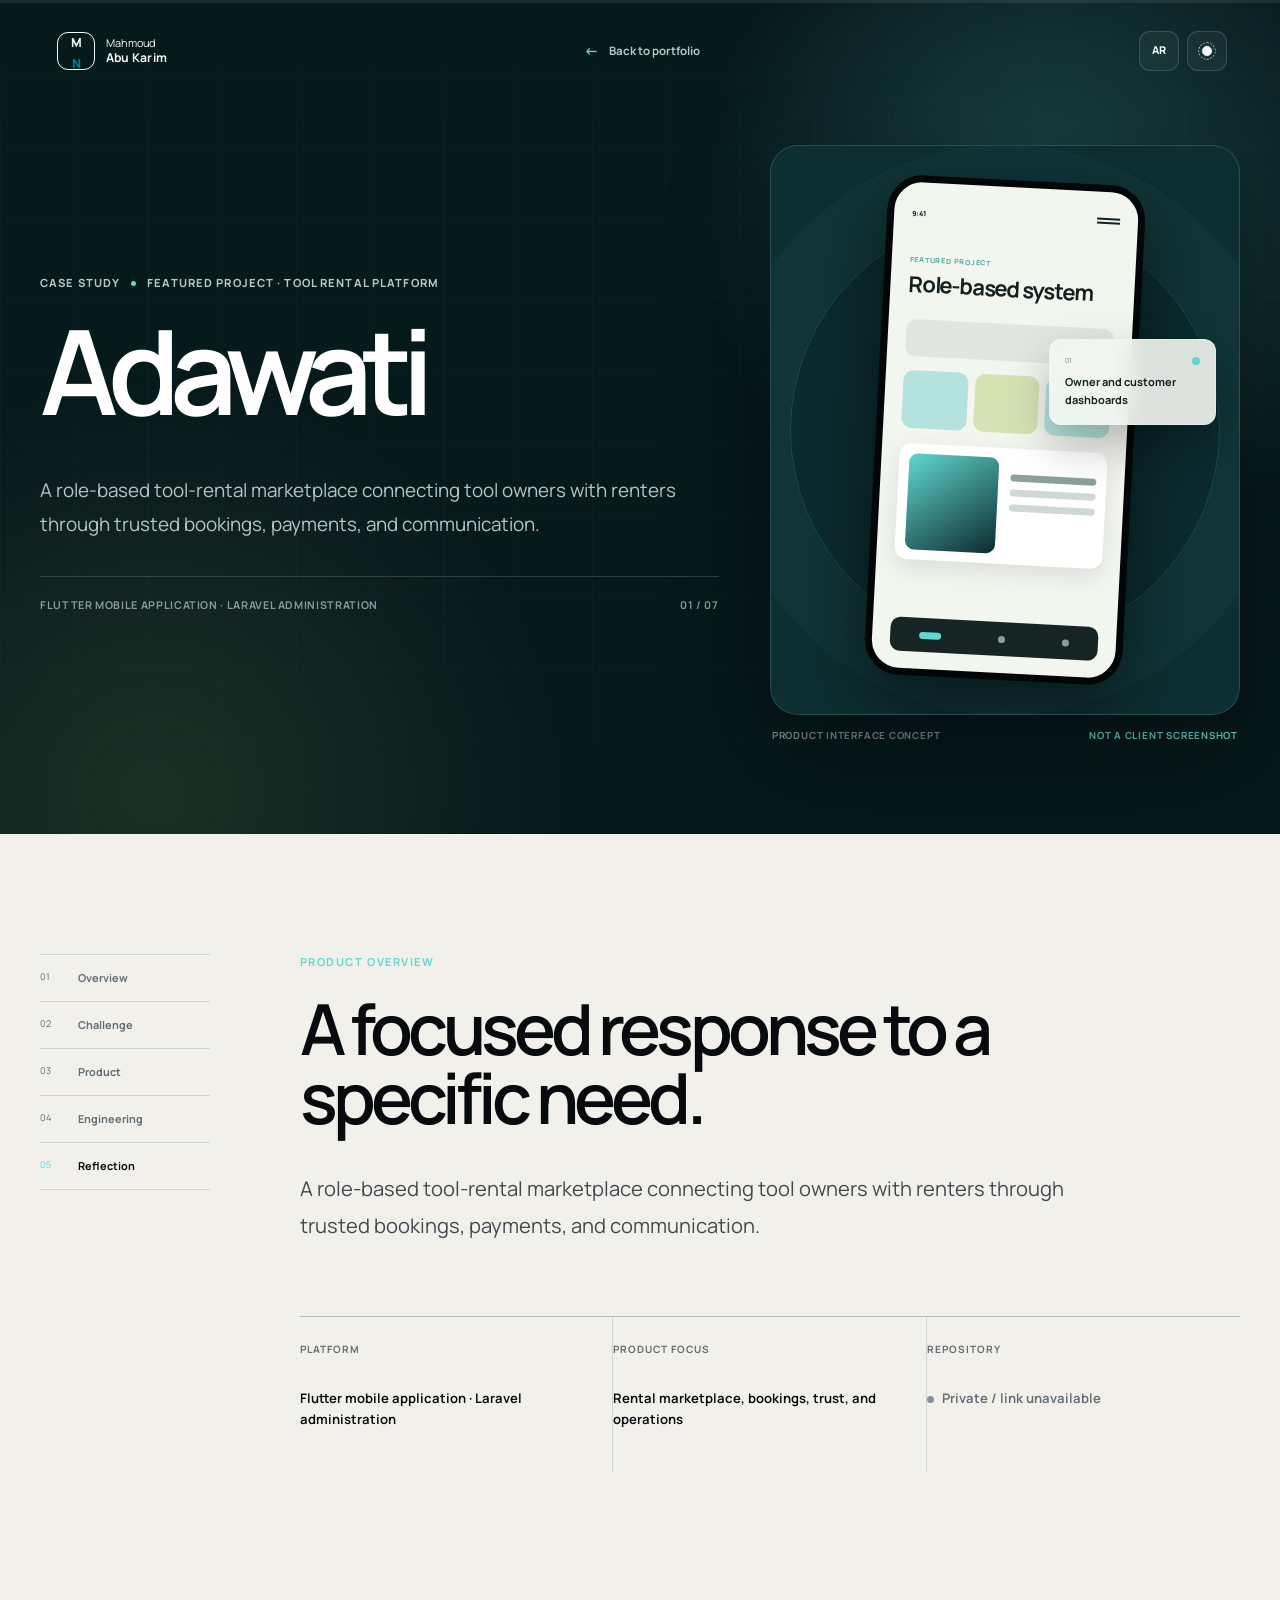
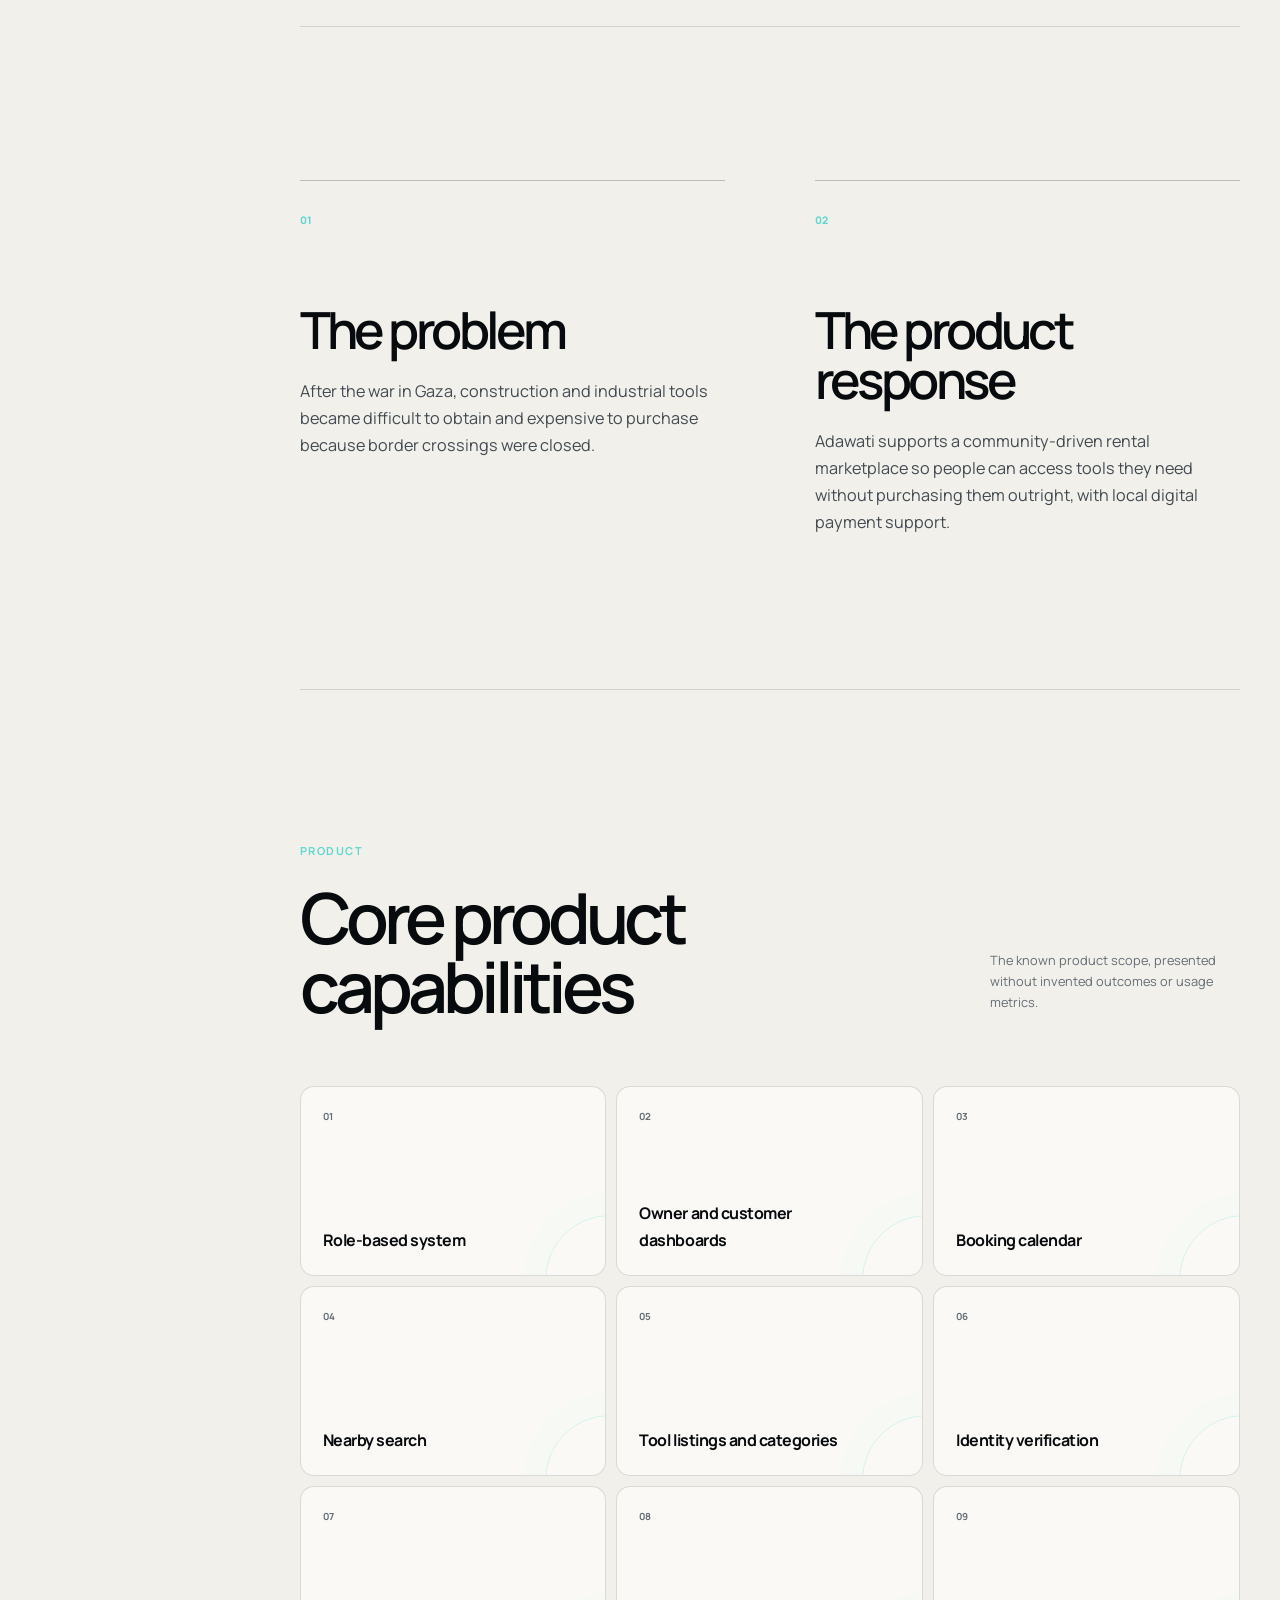
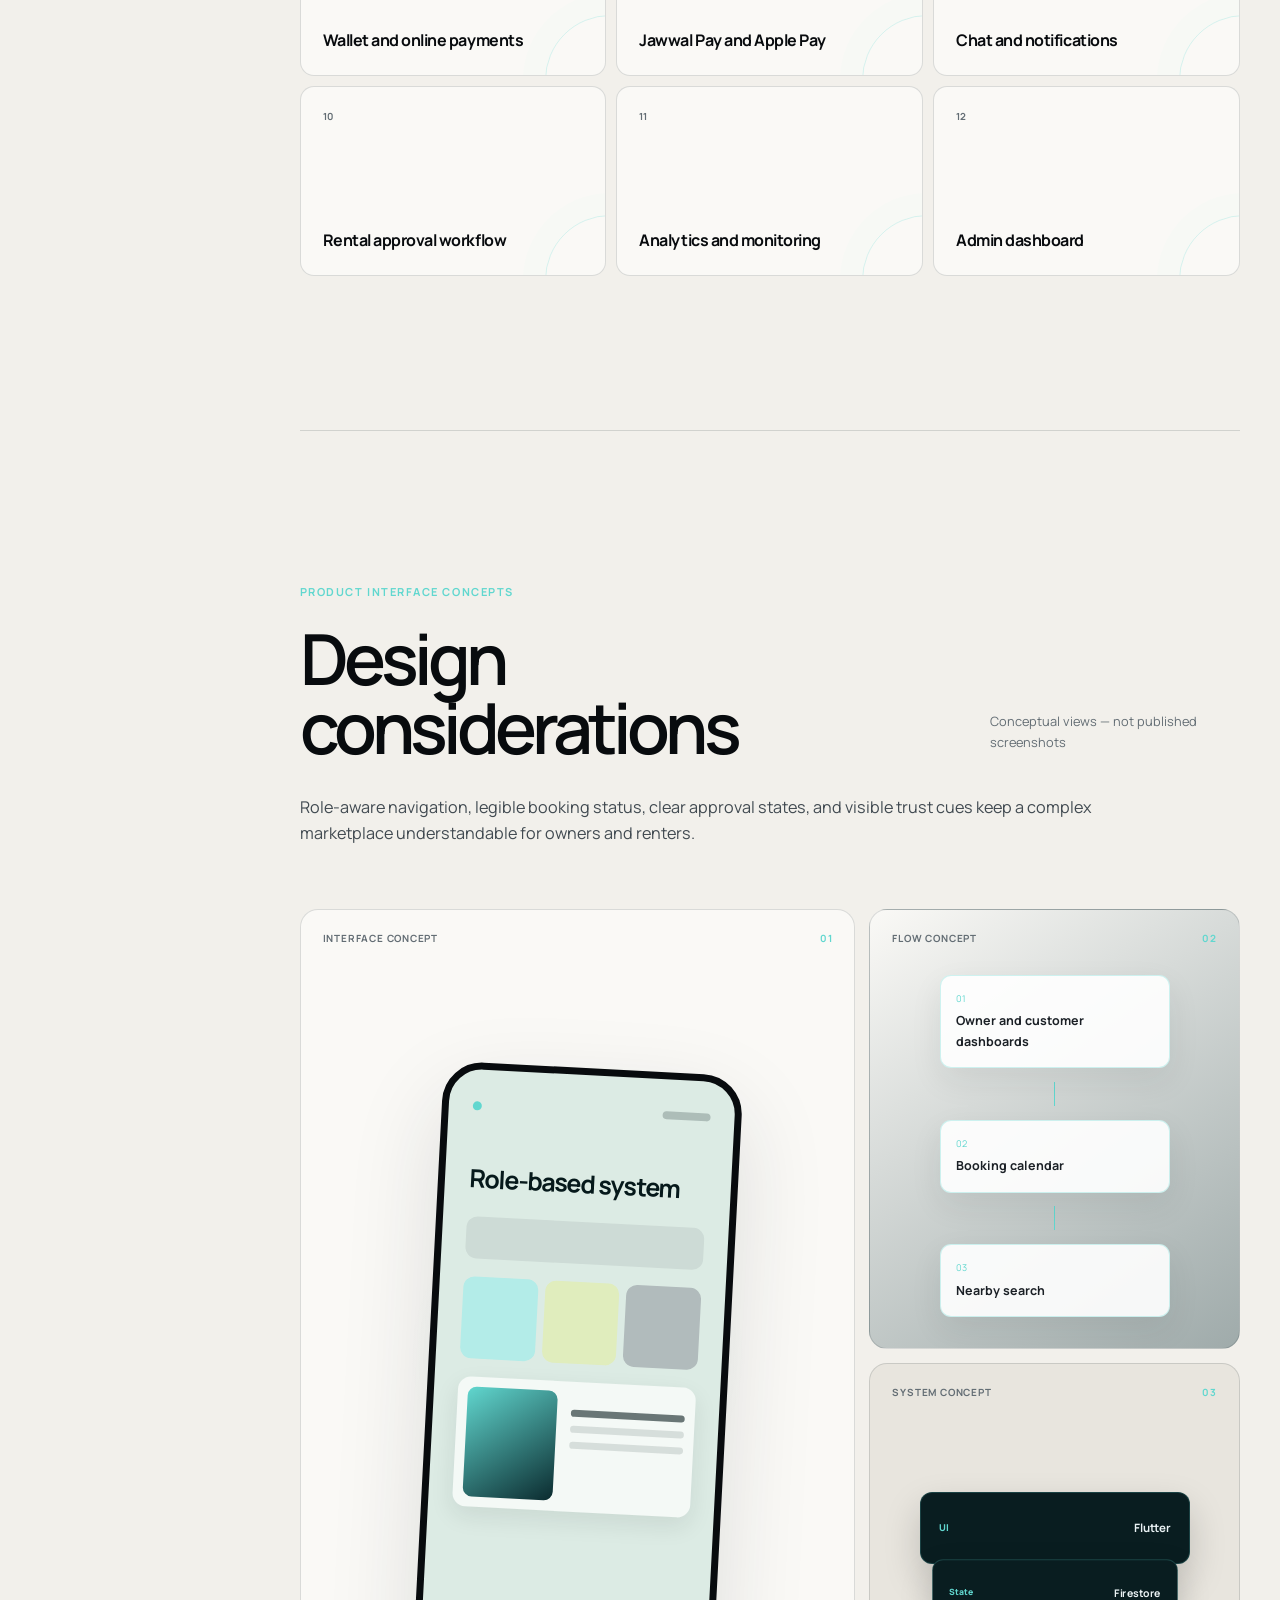
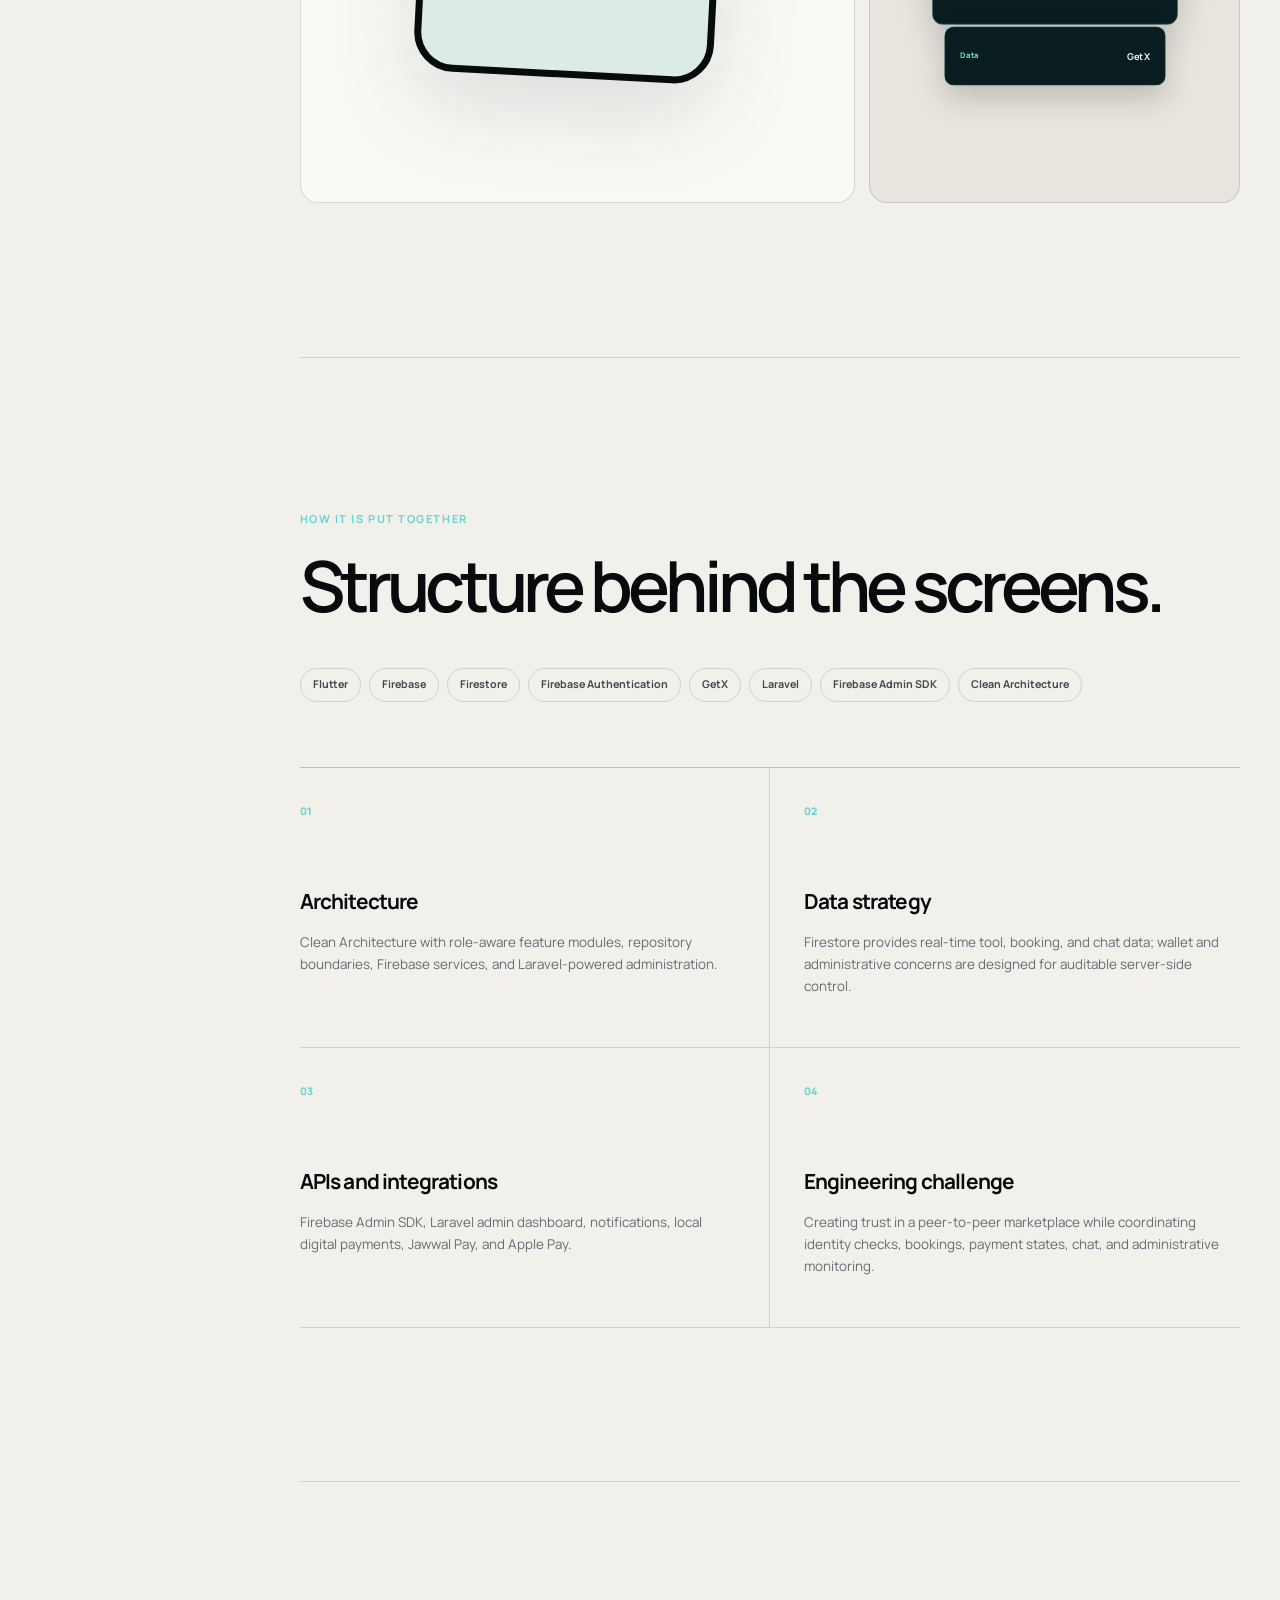
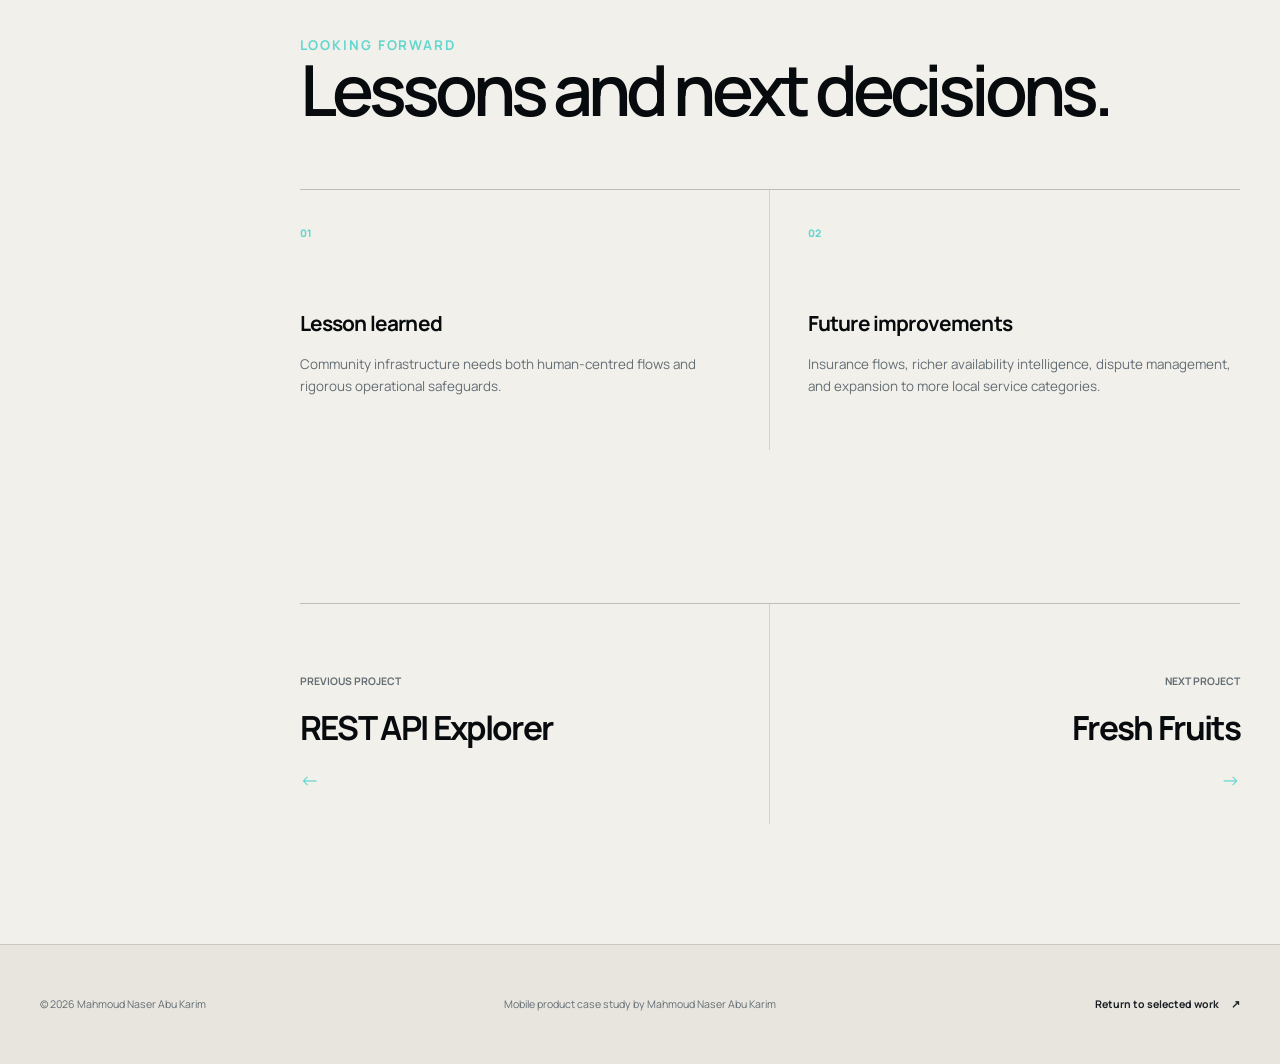
<file: projects/adawati.html>
<!doctype html>
<html lang="en" dir="ltr" data-theme="dark">

<head>
  <meta charset="utf-8" />
  <meta name="viewport" content="width=device-width, initial-scale=1" />
  <meta name="description"
    content="Adawati is a role-based tool-rental marketplace connecting owners and renters through bookings, payments, and communication." />
  <meta name="theme-color" content="#090c11" />
  <meta property="og:title" content="Adawati — Case study by Mahmoud Abu Karim" />
  <meta property="og:description"
    content="A role-based tool-rental marketplace connecting owners and renters through bookings, payments, and communication." />
  <meta property="og:type" content="article" />
  <meta property="og:image" content="../og-portfolio.png" />
  <meta property="og:image:width" content="1536" />
  <meta property="og:image:height" content="1024" />
  <meta name="twitter:card" content="summary_large_image" />
  <title>Adawati — Case study by Mahmoud Abu Karim</title>
  <link rel="preconnect" href="https://fonts.googleapis.com" />
  <link rel="preconnect" href="https://fonts.gstatic.com" crossorigin />
  <link
    href="https://fonts.googleapis.com/css2?family=Manrope:wght@400;500;600;700;800&family=Noto+Sans+Arabic:wght@400;500;600;700;800&display=swap"
    rel="stylesheet" />
  <script src="../i18n.js"></script>
  <link rel="stylesheet" href="../styles.css" />
  <link rel="stylesheet" href="project.css" />
</head>

<body data-project="adawati">
  <div id="project-root">
    <main class="case-fallback"><a href="../index.html#work">← Back to portfolio</a>
      <h1>Adawati</h1>
      <p>A role-based tool-rental marketplace connecting tool owners with renters through trusted bookings, payments,
        and communication.</p>
    </main>
  </div>
  <script src="project.js" defer></script>
  <script src="../script.js" defer></script>
</body>

</html>
</file>
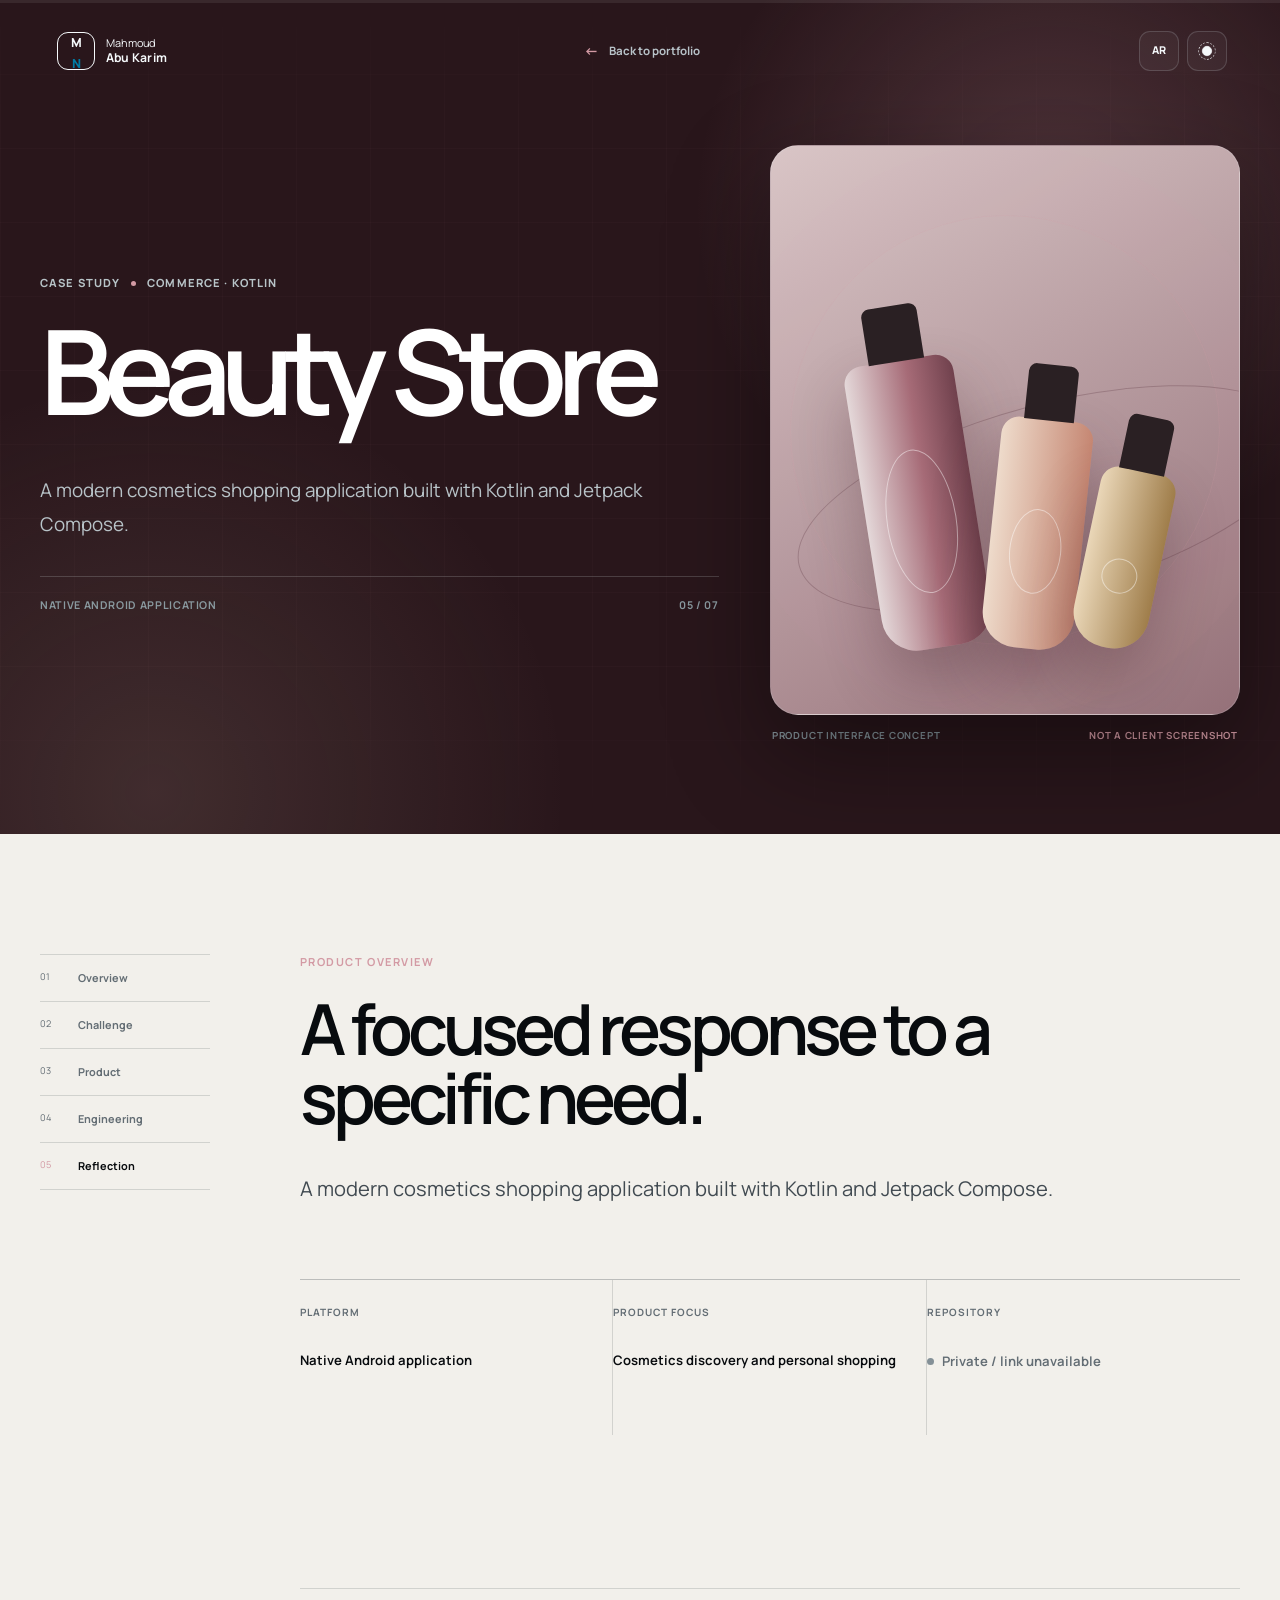
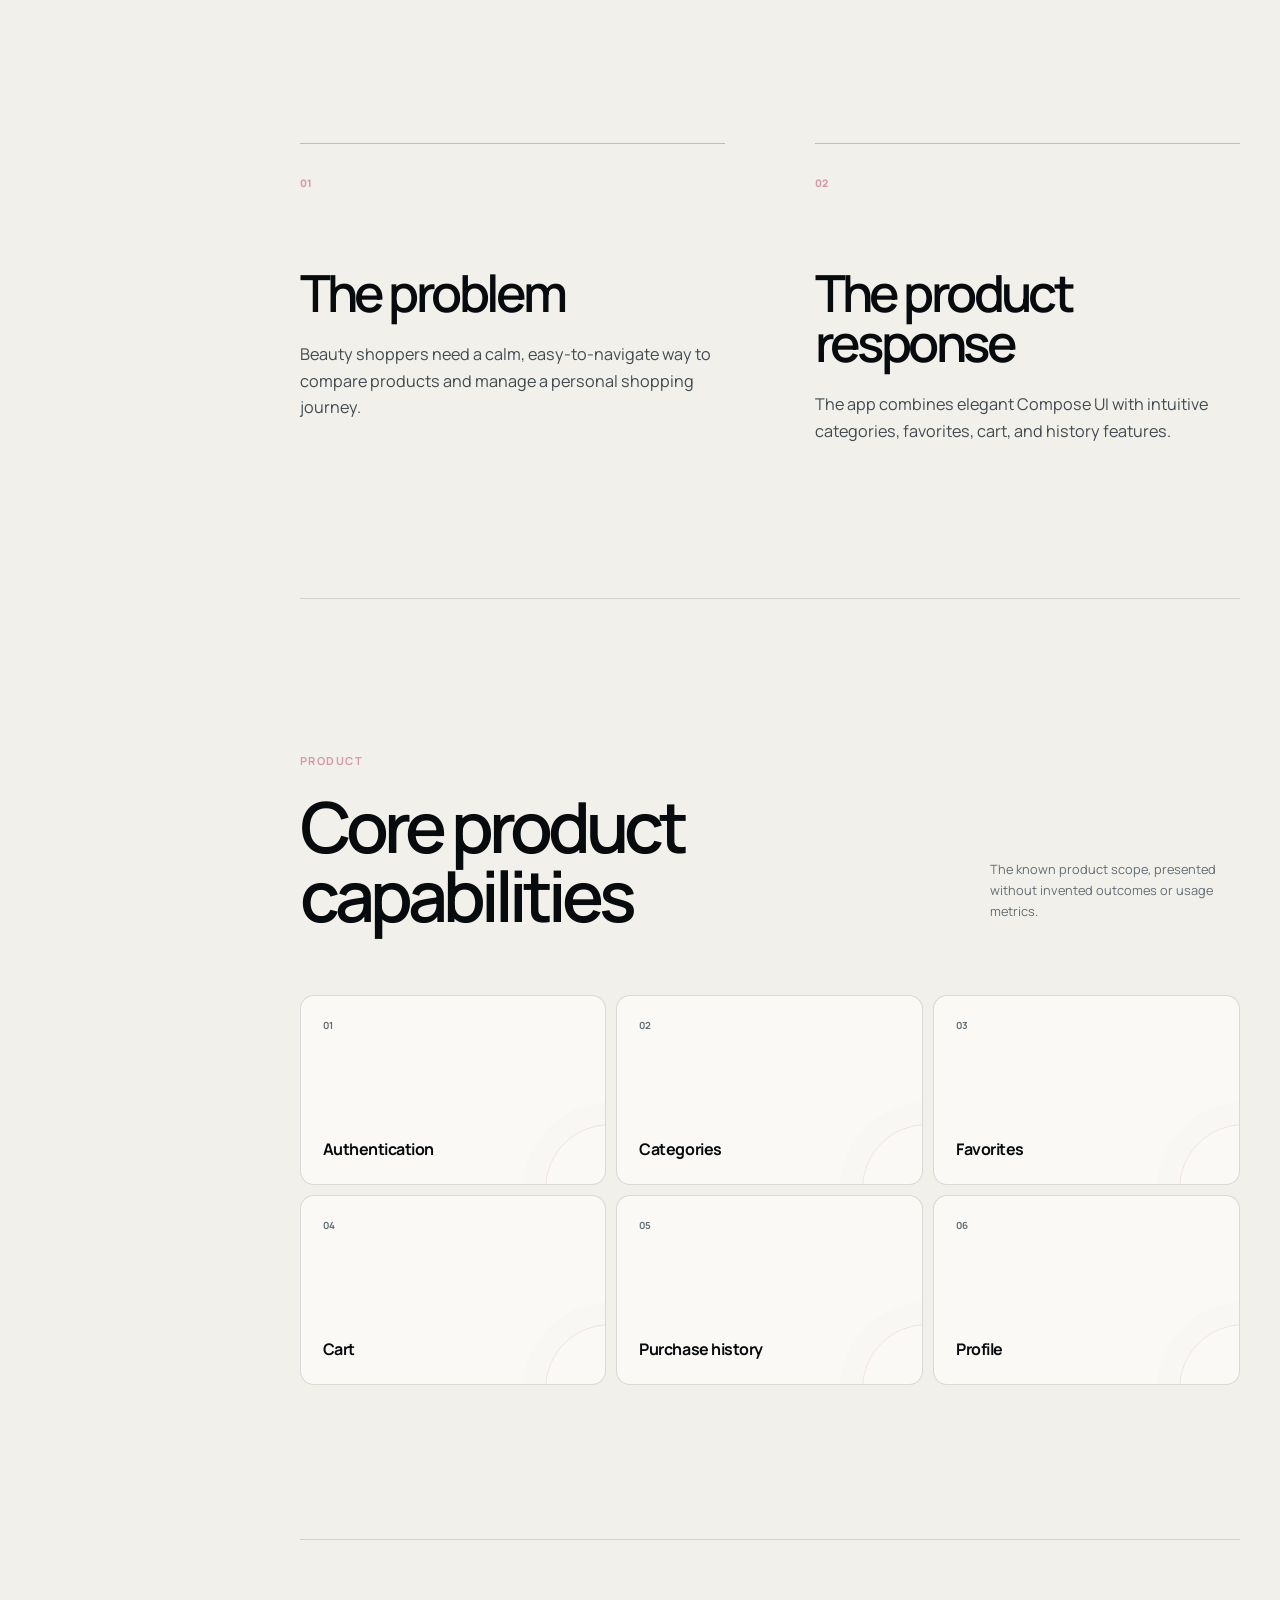
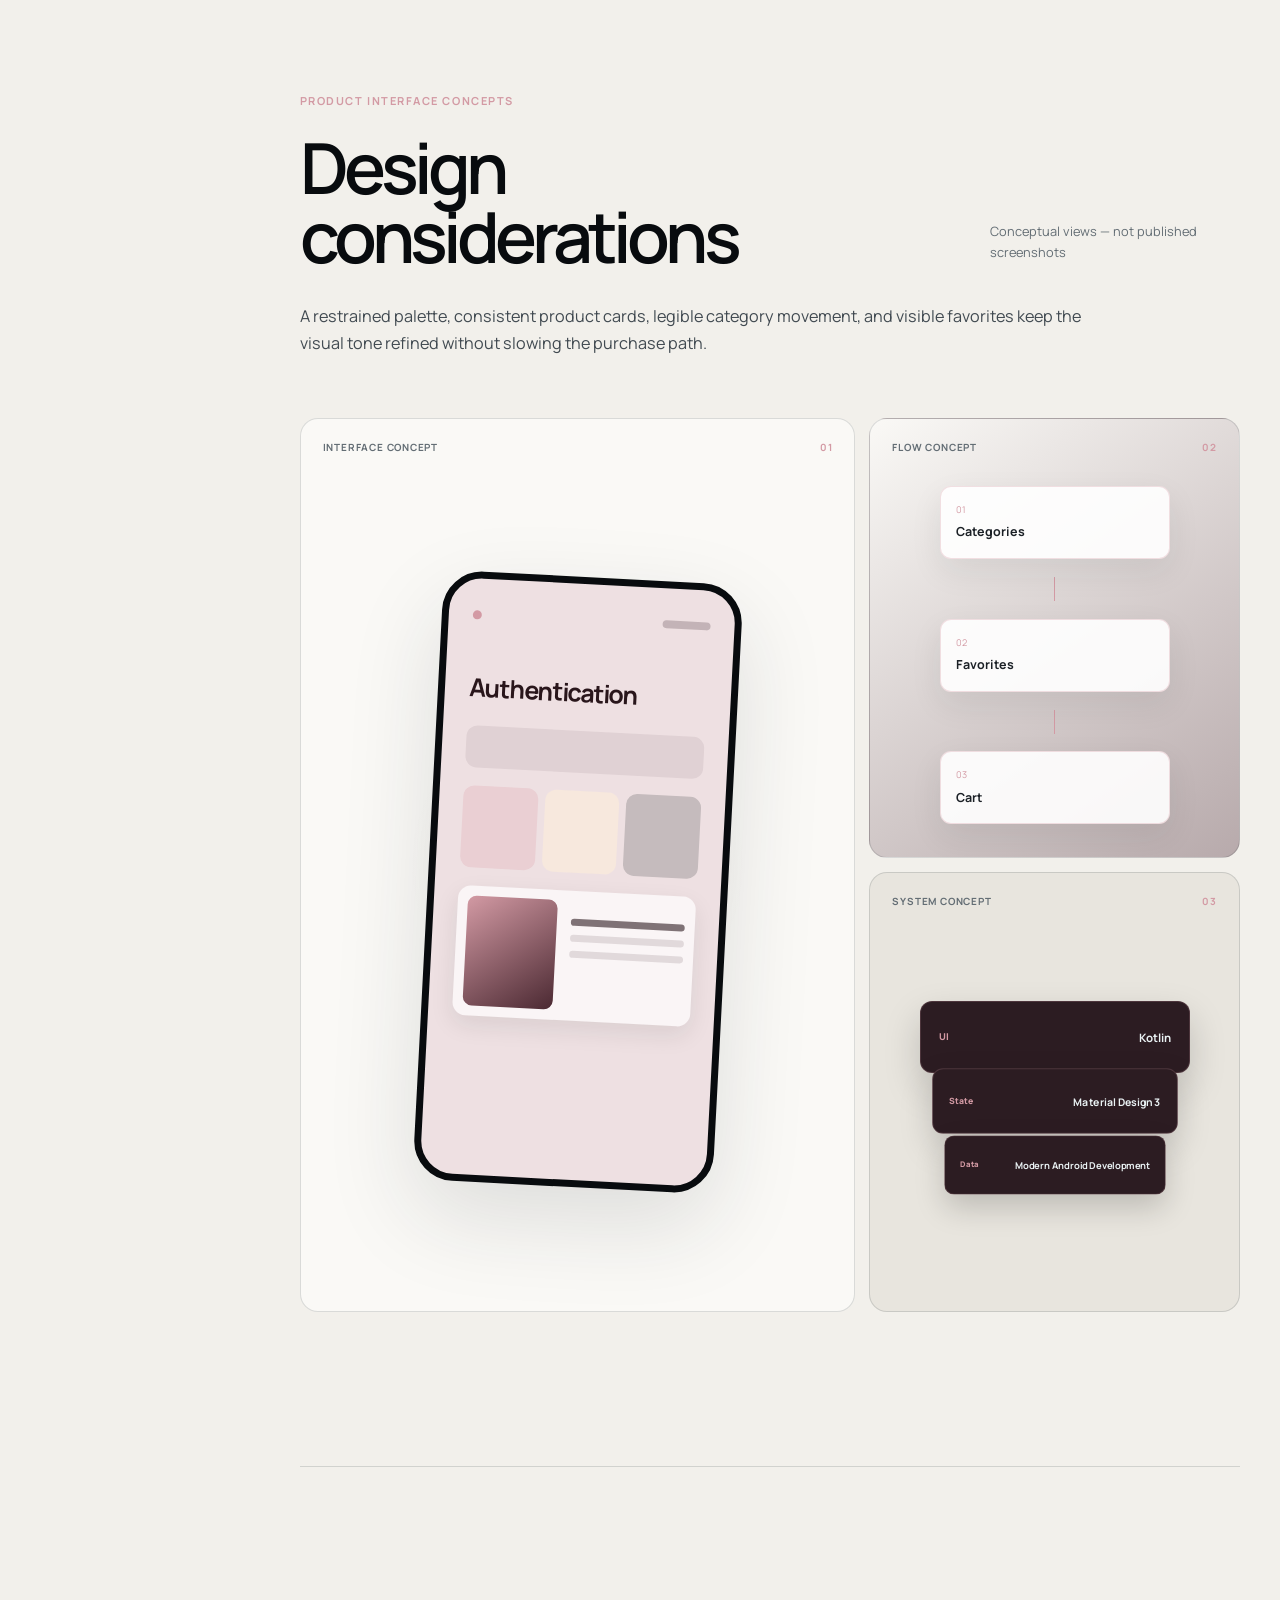
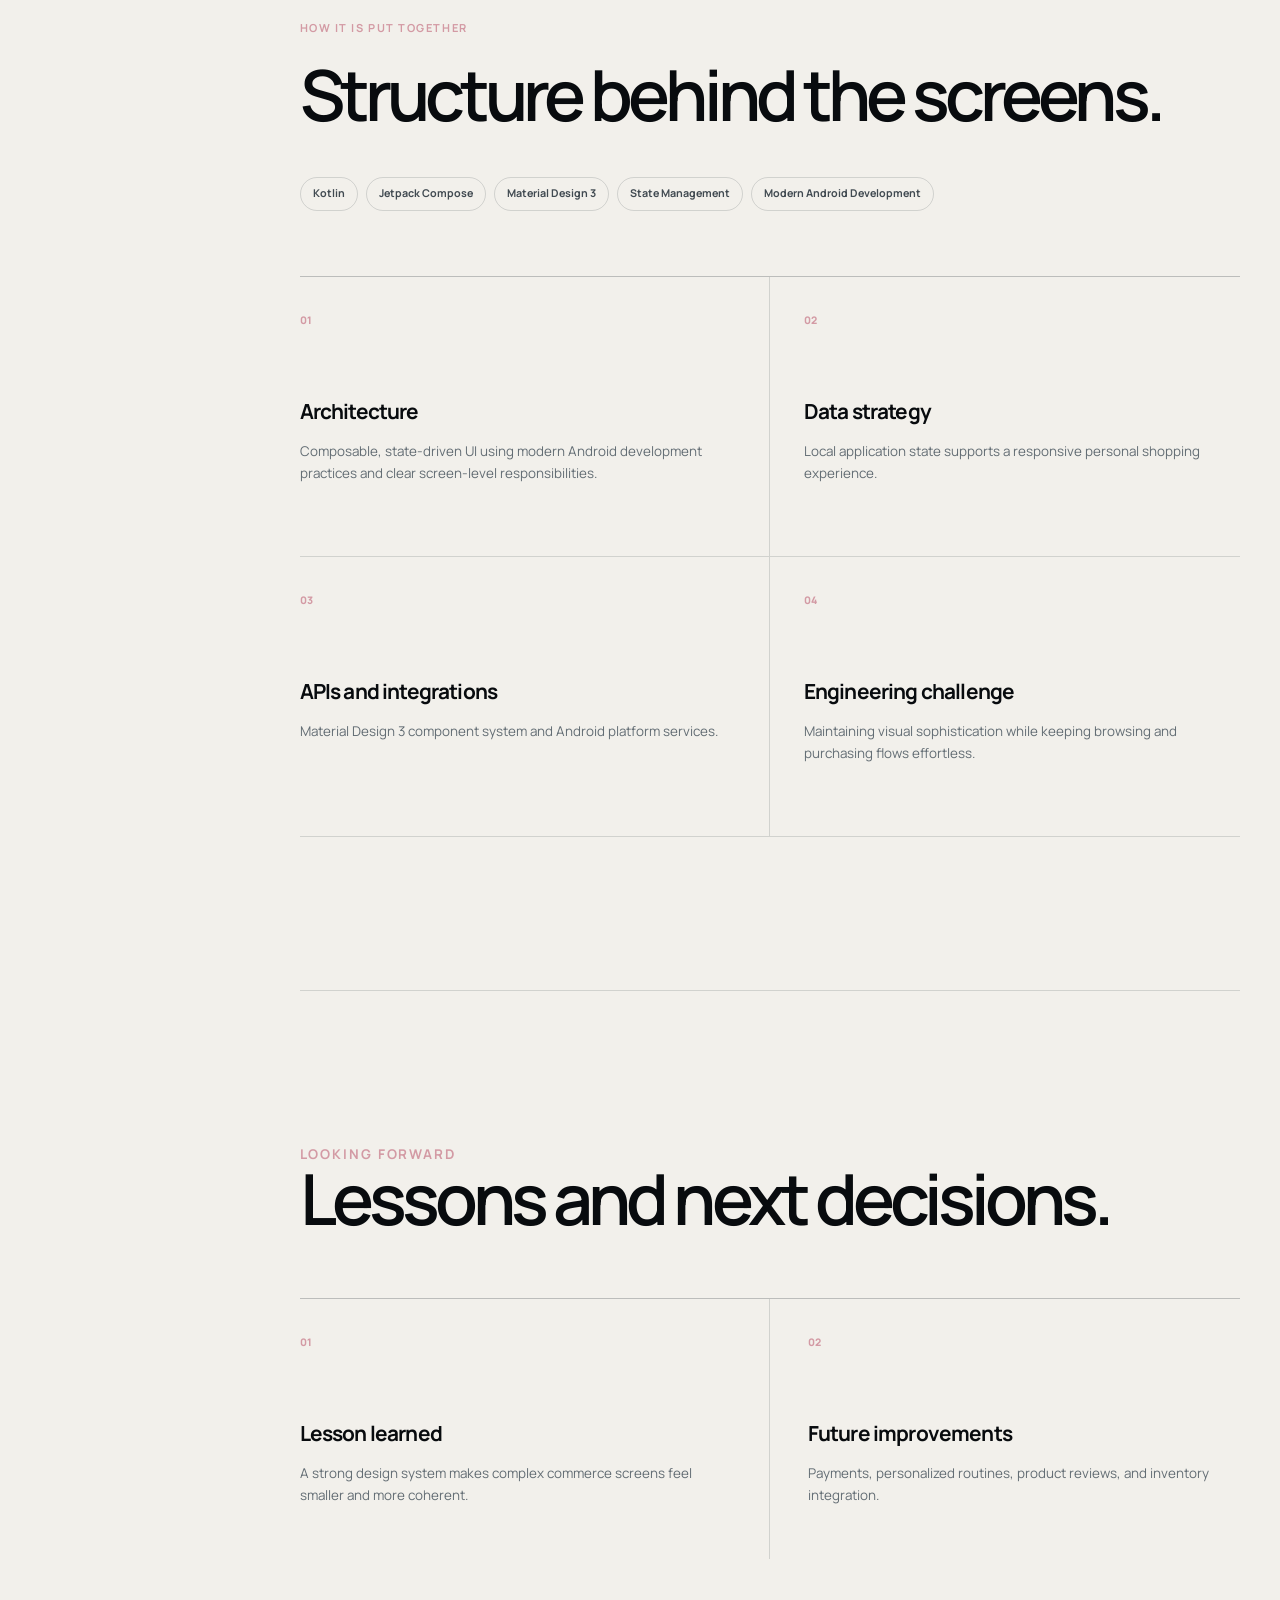
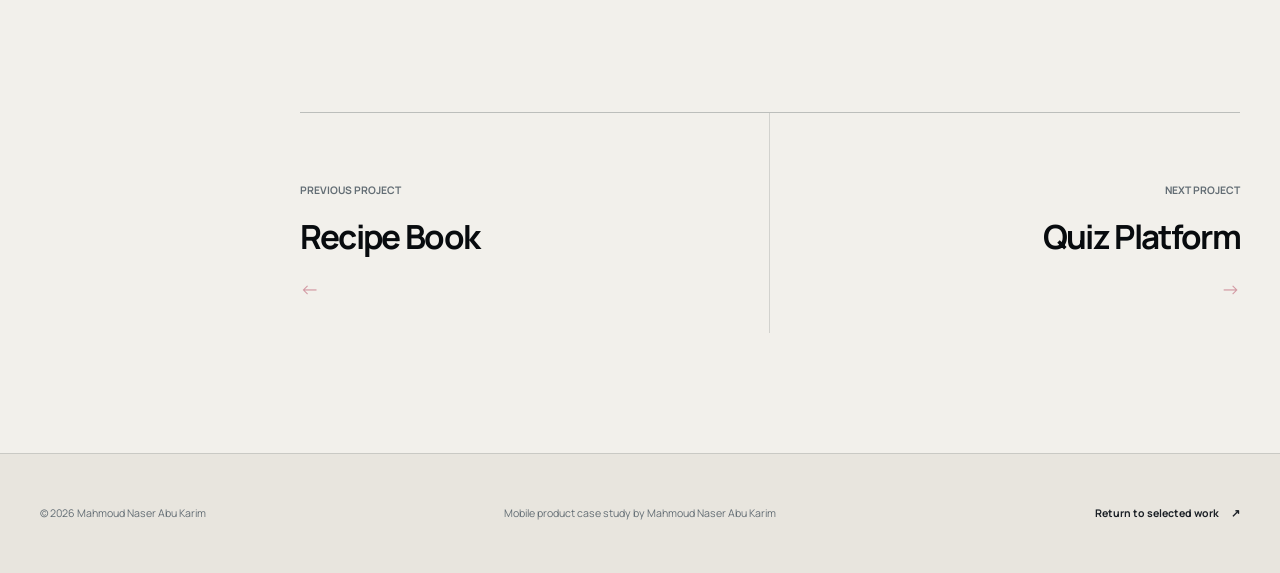
<file: projects/beauty-store.html>
<!doctype html>
<html lang="en" dir="ltr" data-theme="dark">

<head>
  <meta charset="utf-8" />
  <meta name="viewport" content="width=device-width, initial-scale=1" />
  <meta name="description"
    content="Beauty Store is a modern cosmetics shopping application built with Kotlin and Jetpack Compose." />
  <meta name="theme-color" content="#090c11" />
  <meta property="og:title" content="Beauty Store — Case study by Mahmoud Abu Karim" />
  <meta property="og:description"
    content="A modern cosmetics shopping application built with Kotlin and Jetpack Compose." />
  <meta property="og:type" content="article" />
  <meta property="og:image" content="../og-portfolio.png" />
  <meta property="og:image:width" content="1536" />
  <meta property="og:image:height" content="1024" />
  <meta name="twitter:card" content="summary_large_image" />
  <title>Beauty Store — Case study by Mahmoud Abu Karim</title>
  <link rel="preconnect" href="https://fonts.googleapis.com" />
  <link rel="preconnect" href="https://fonts.gstatic.com" crossorigin />
  <link
    href="https://fonts.googleapis.com/css2?family=Manrope:wght@400;500;600;700;800&family=Noto+Sans+Arabic:wght@400;500;600;700;800&display=swap"
    rel="stylesheet" />
  <script src="../i18n.js"></script>
  <link rel="stylesheet" href="../styles.css" />
  <link rel="stylesheet" href="project.css" />
</head>

<body data-project="beauty-store">
  <div id="project-root">
    <main class="case-fallback"><a href="../index.html#work">← Back to portfolio</a>
      <h1>Beauty Store</h1>
      <p>A modern cosmetics shopping application built with Kotlin and Jetpack Compose.</p>
    </main>
  </div>
  <script src="project.js" defer></script>
  <script src="../script.js" defer></script>
</body>

</html>
</file>
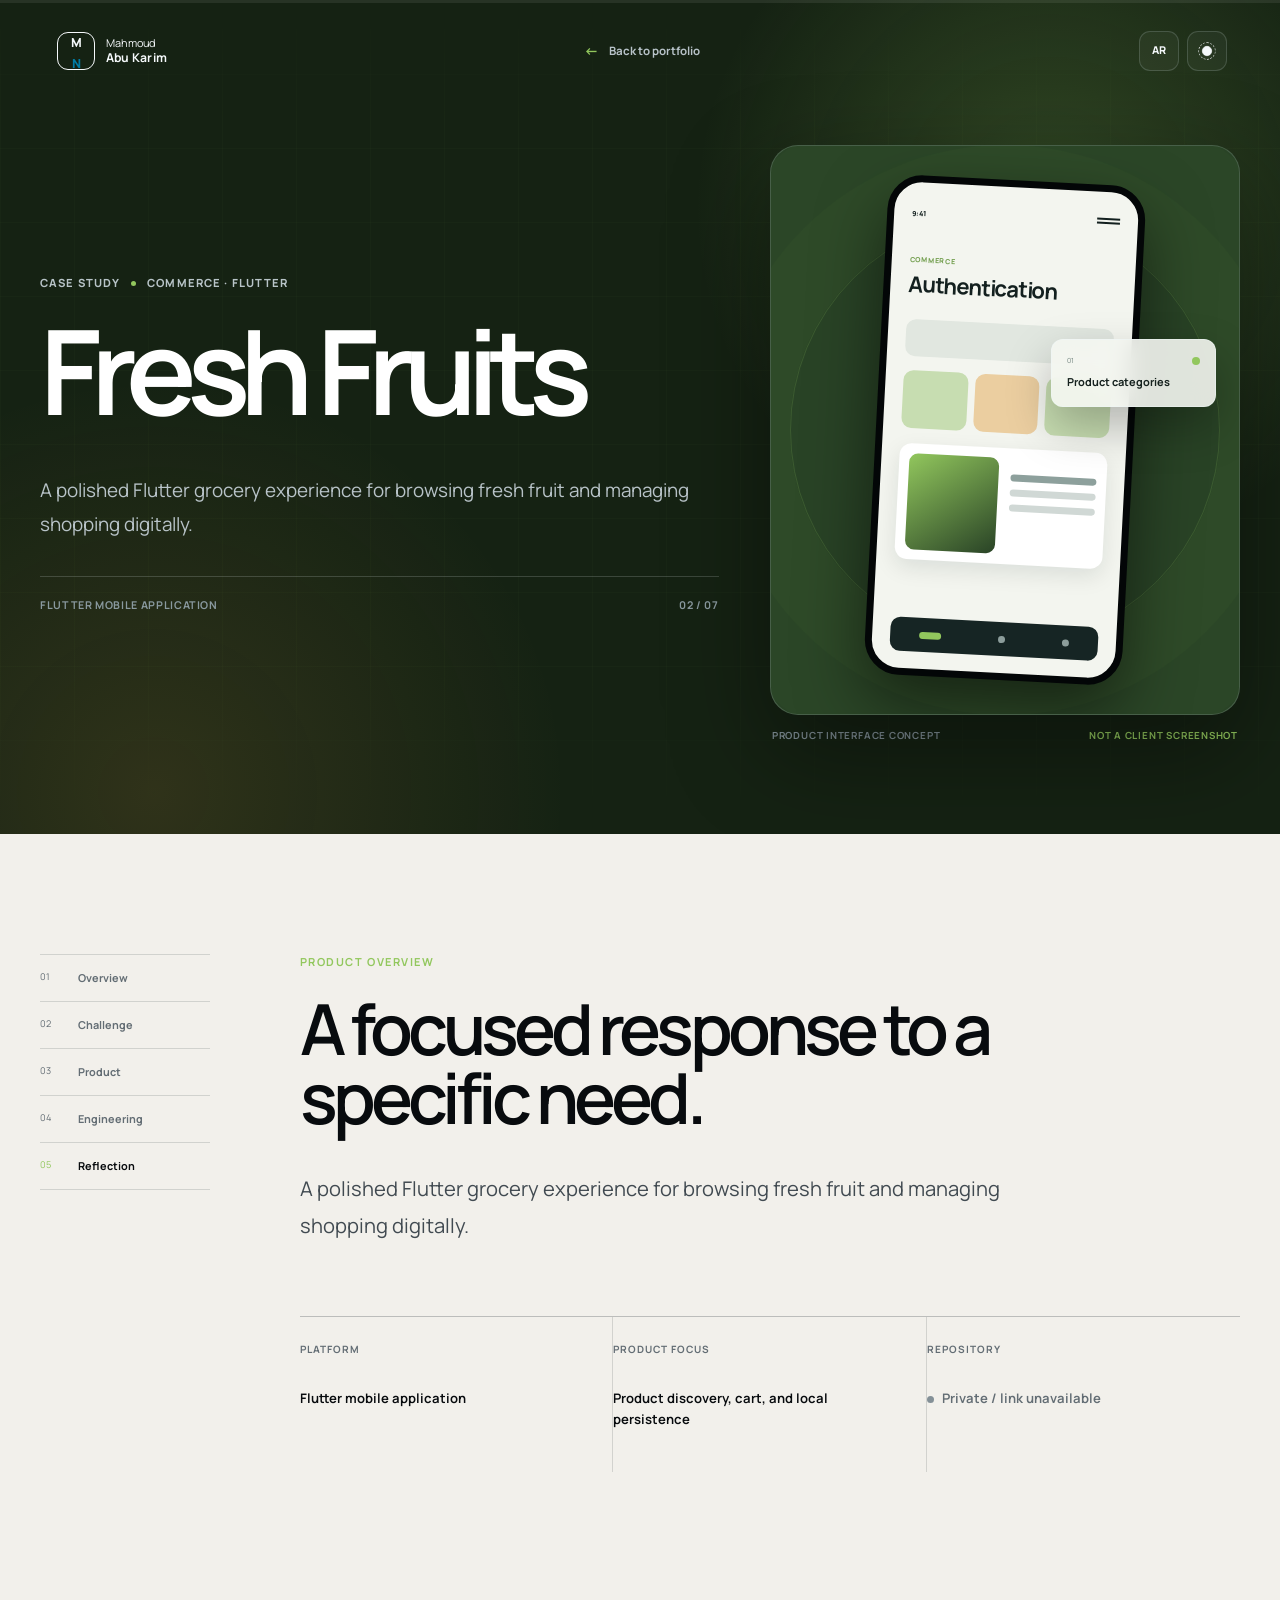
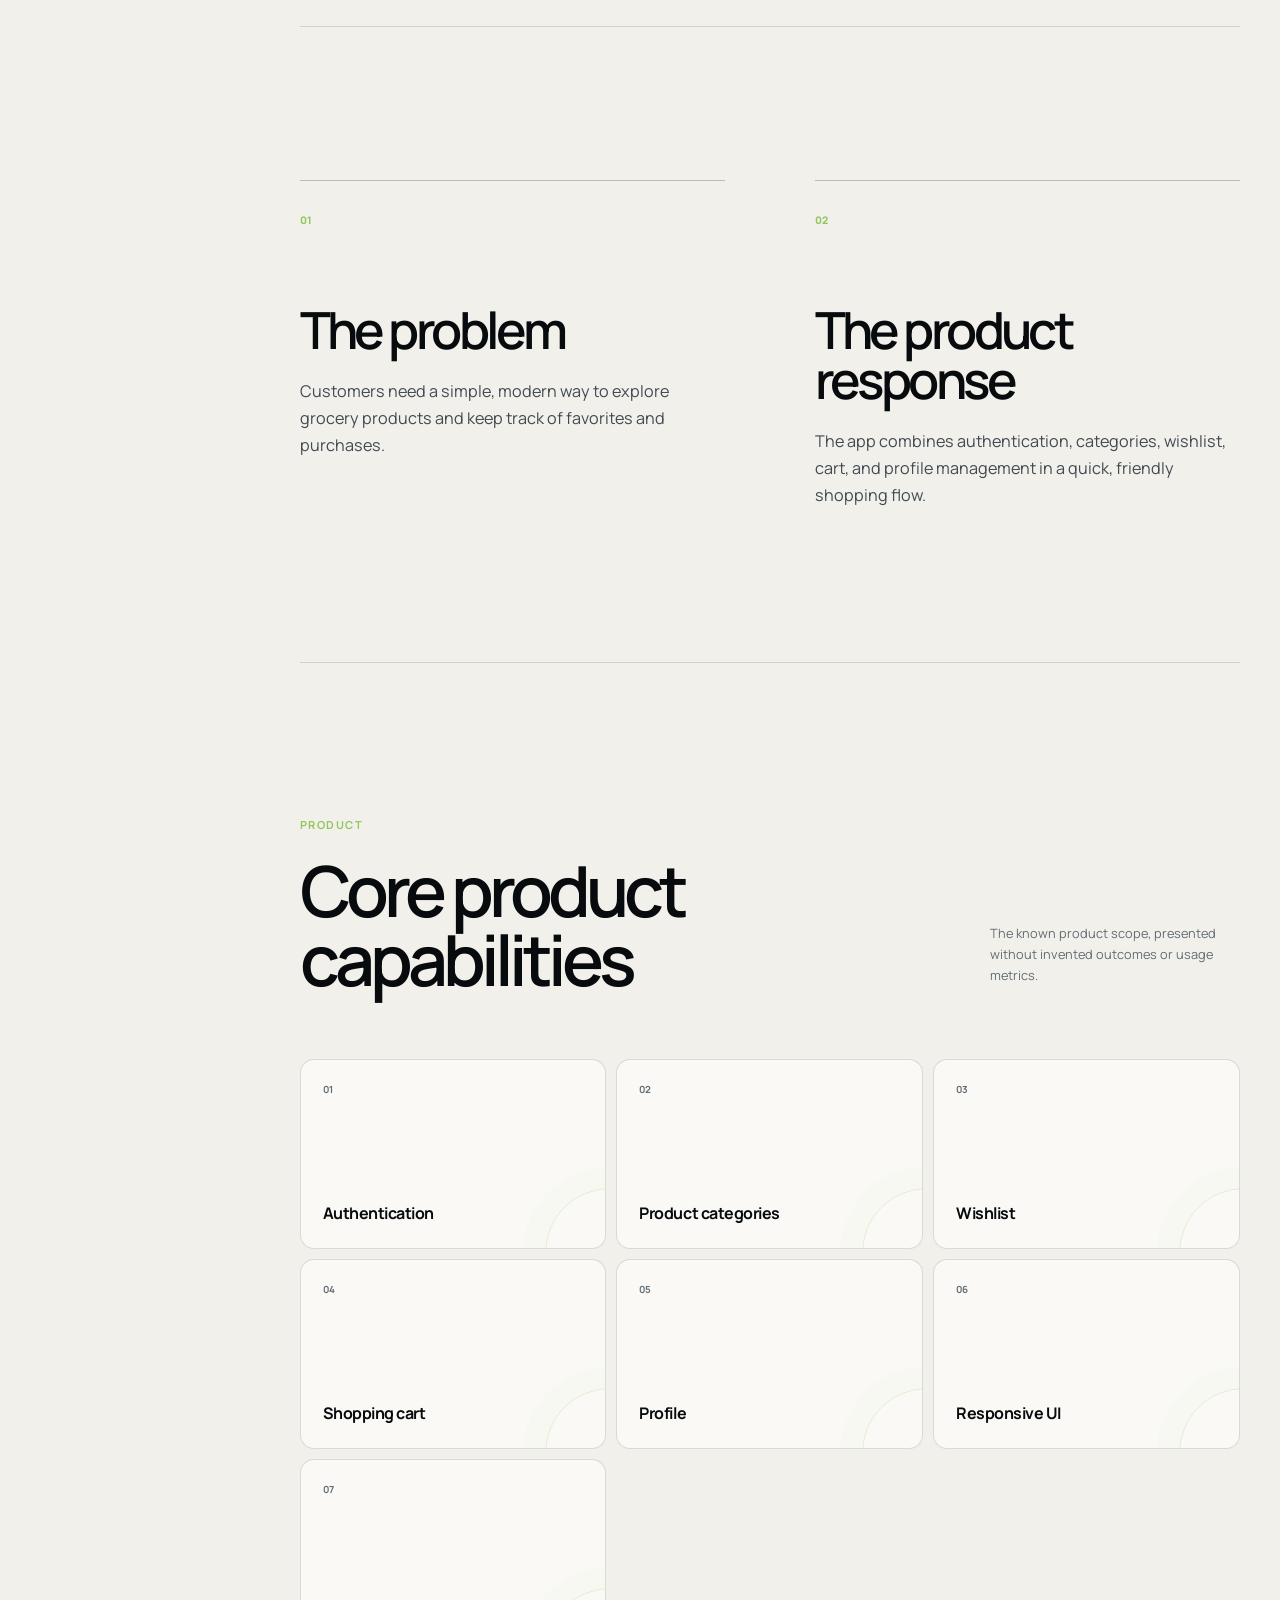
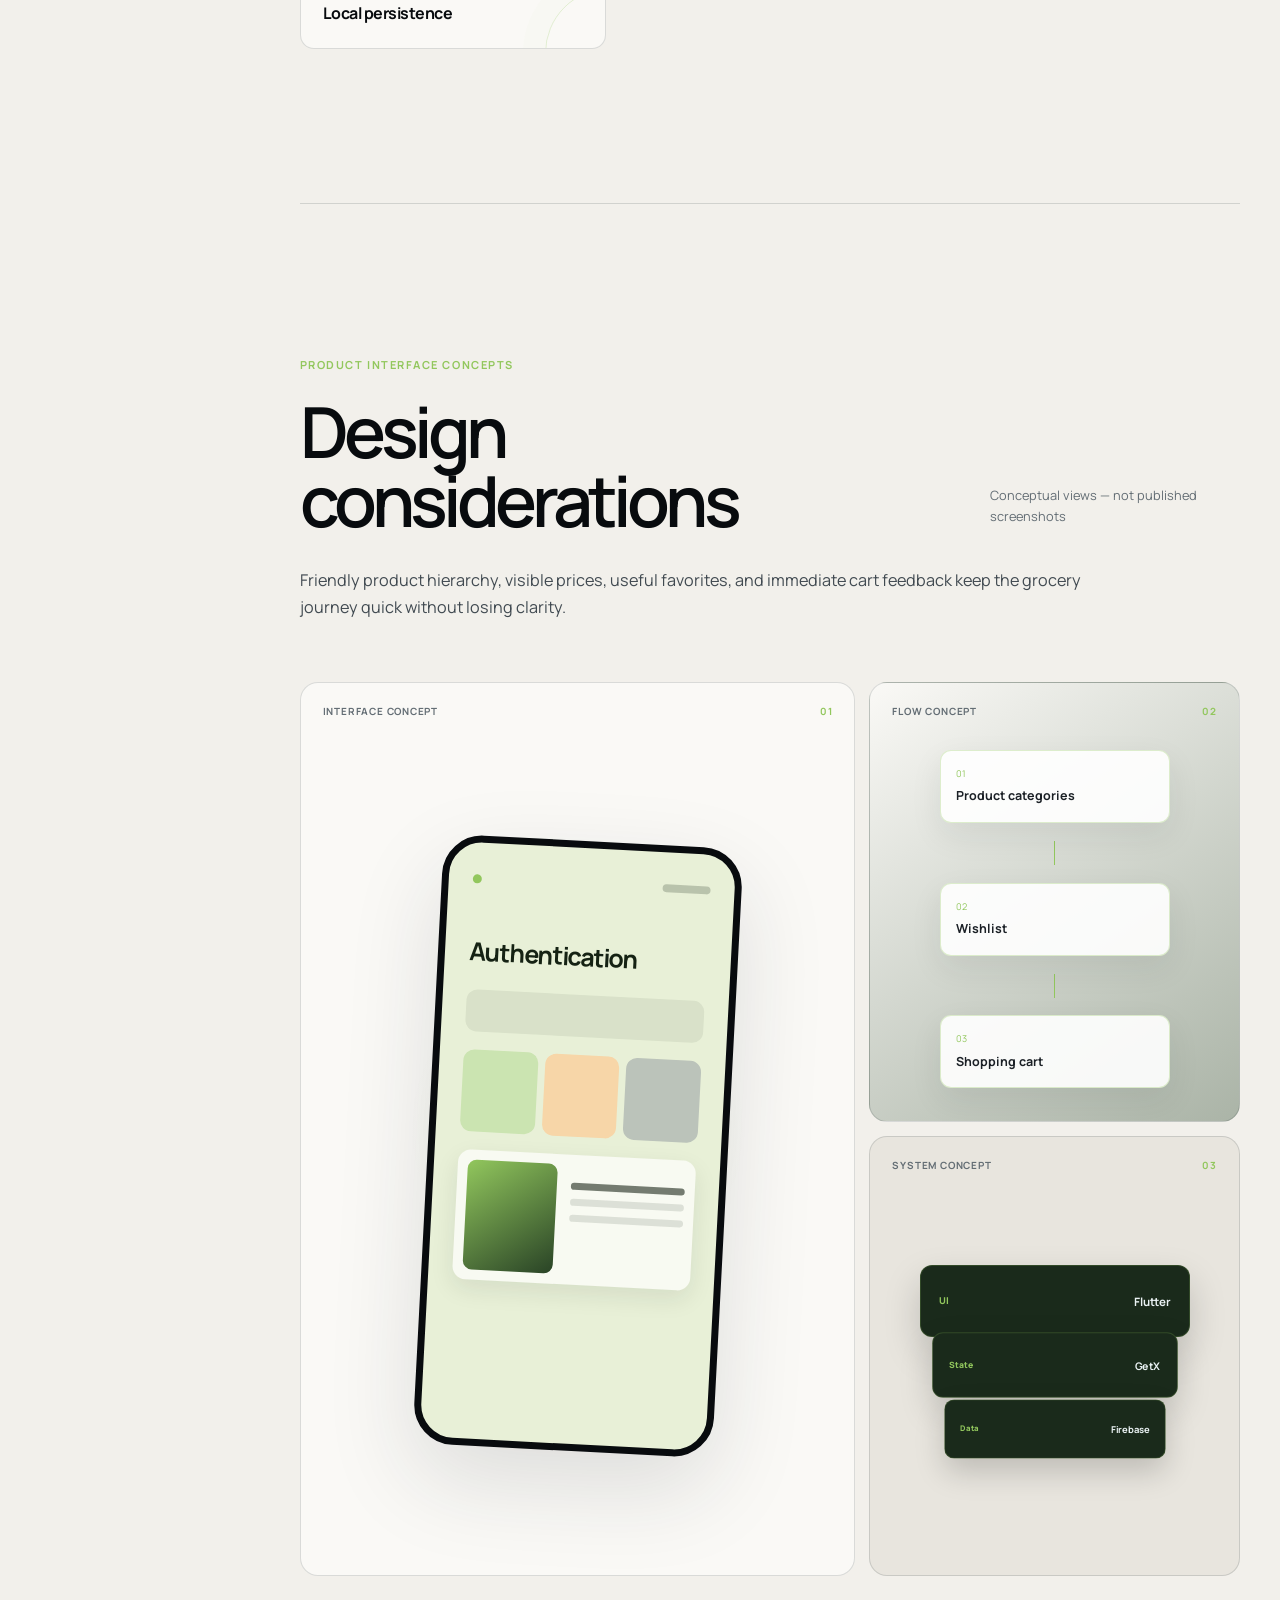
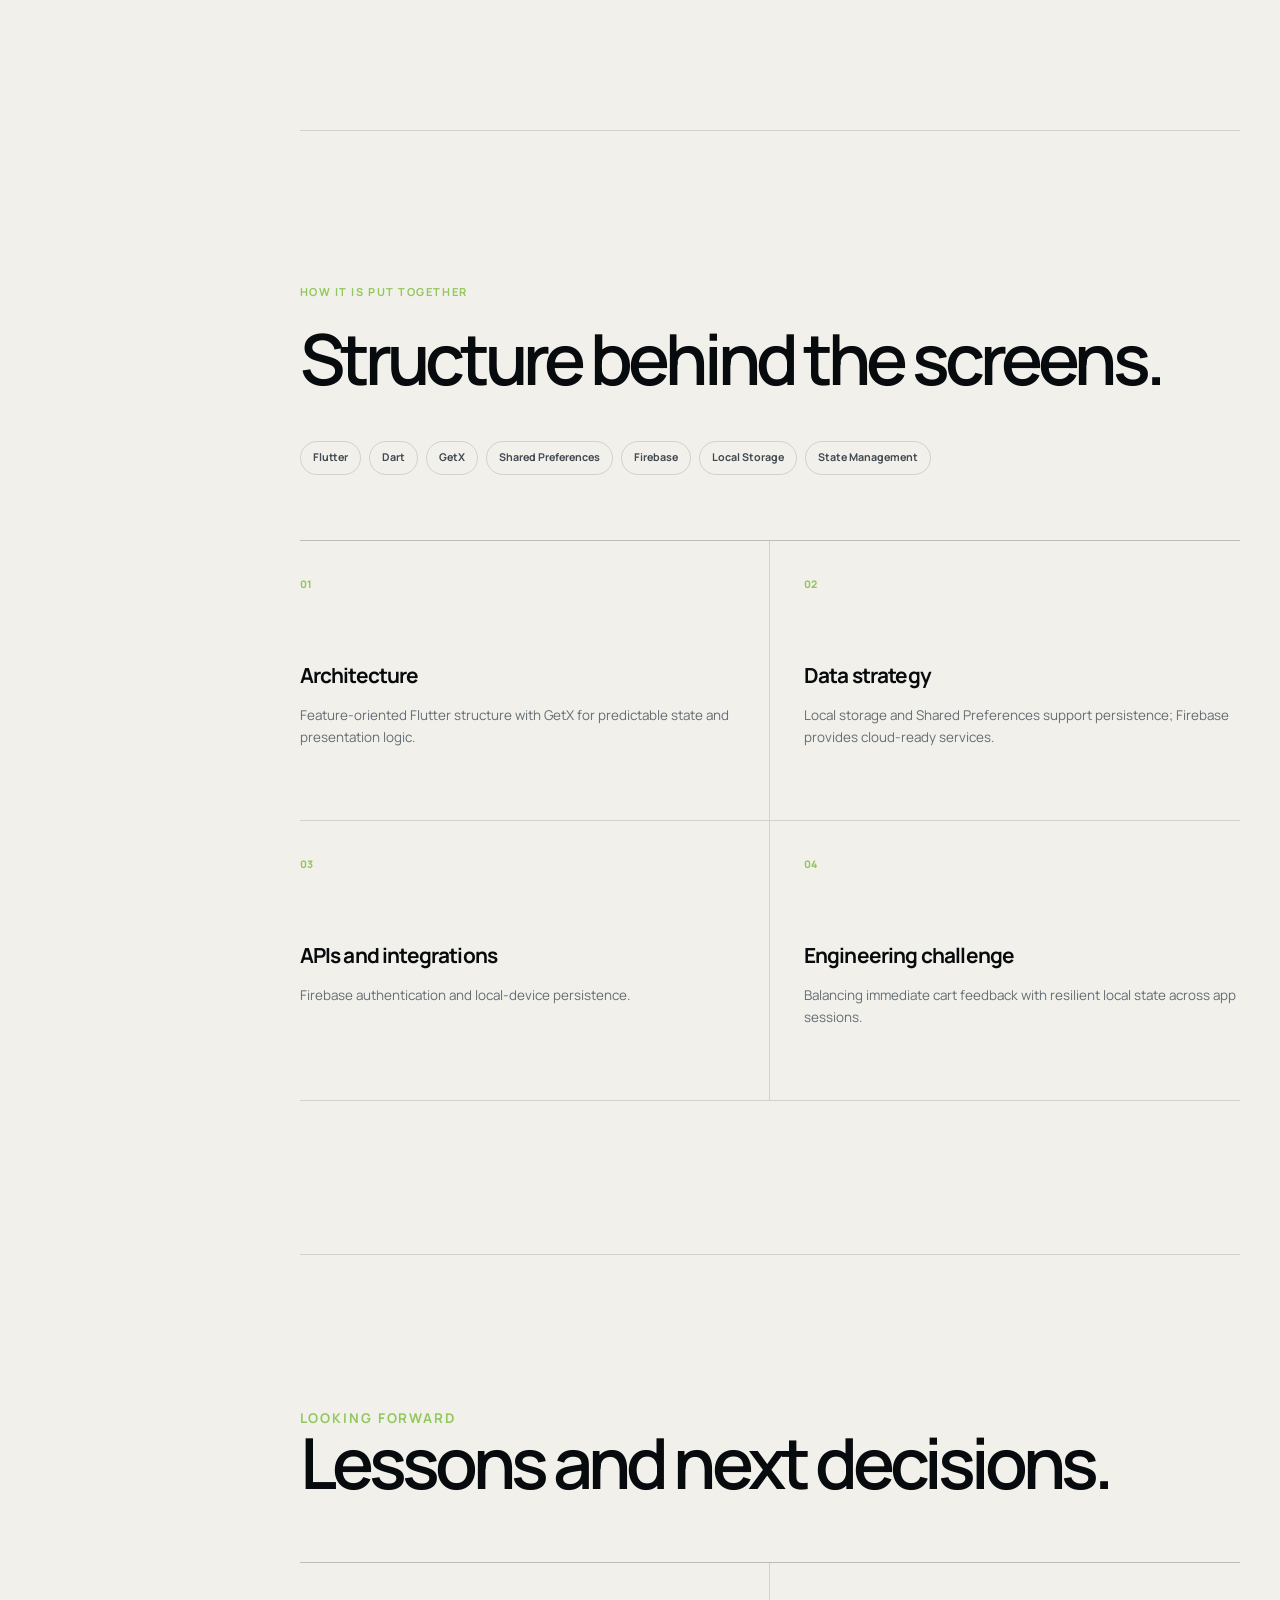
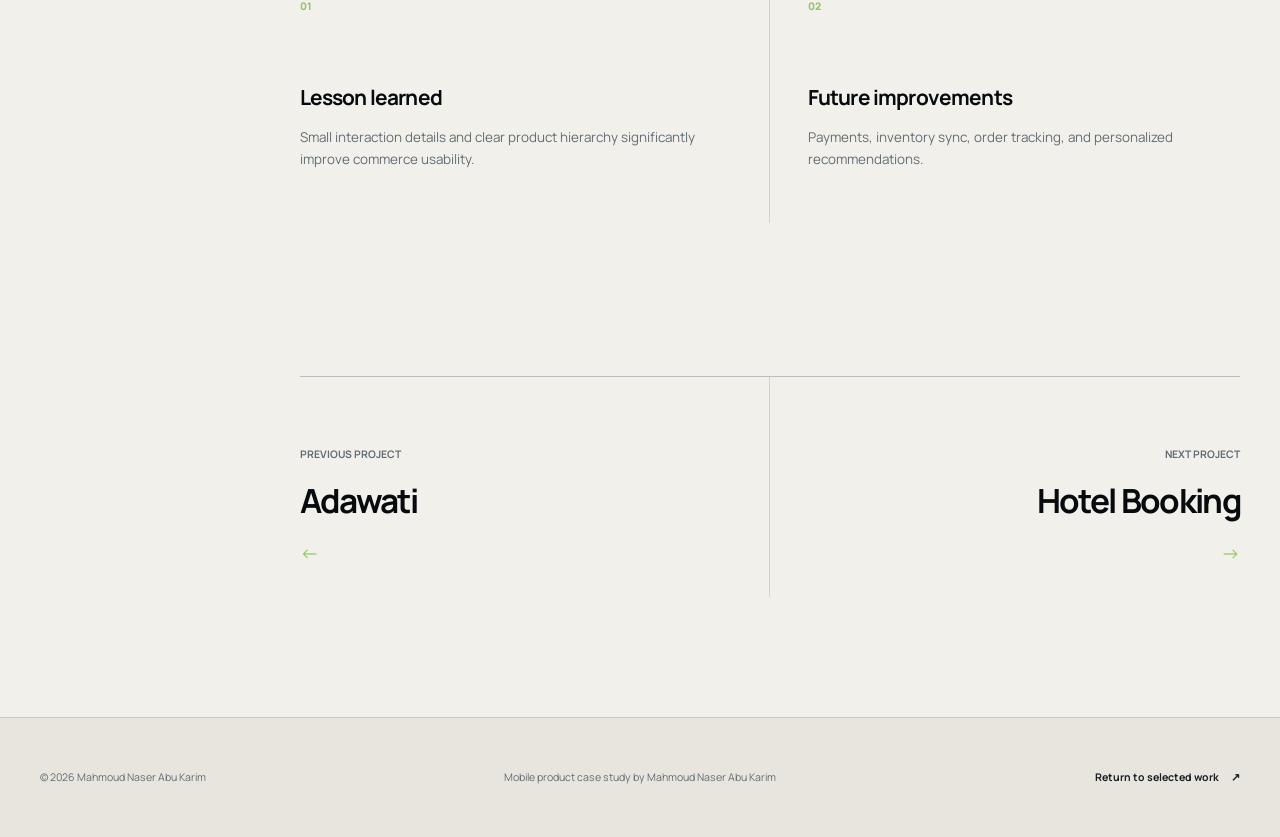
<file: projects/fresh-fruits.html>
<!doctype html>
<html lang="en" dir="ltr" data-theme="dark">

<head>
  <meta charset="utf-8" />
  <meta name="viewport" content="width=device-width, initial-scale=1" />
  <meta name="description"
    content="Fresh Fruits is a Flutter grocery experience for product discovery, favorites, cart, profile, and local persistence." />
  <meta name="theme-color" content="#090c11" />
  <meta property="og:title" content="Fresh Fruits — Case study by Mahmoud Abu Karim" />
  <meta property="og:description"
    content="A Flutter grocery experience for product discovery, favorites, cart, profile, and local persistence." />
  <meta property="og:type" content="article" />
  <meta property="og:image" content="../og-portfolio.png" />
  <meta property="og:image:width" content="1536" />
  <meta property="og:image:height" content="1024" />
  <meta name="twitter:card" content="summary_large_image" />
  <title>Fresh Fruits — Case study by Mahmoud Abu Karim</title>
  <link rel="preconnect" href="https://fonts.googleapis.com" />
  <link rel="preconnect" href="https://fonts.gstatic.com" crossorigin />
  <link
    href="https://fonts.googleapis.com/css2?family=Manrope:wght@400;500;600;700;800&family=Noto+Sans+Arabic:wght@400;500;600;700;800&display=swap"
    rel="stylesheet" />
  <script src="../i18n.js"></script>
  <link rel="stylesheet" href="../styles.css" />
  <link rel="stylesheet" href="project.css" />
</head>

<body data-project="fresh-fruits">
  <div id="project-root">
    <main class="case-fallback"><a href="../index.html#work">← Back to portfolio</a>
      <h1>Fresh Fruits</h1>
      <p>A polished Flutter grocery experience for browsing fresh fruit and managing shopping digitally.</p>
    </main>
  </div>
  <script src="project.js" defer></script>
  <script src="../script.js" defer></script>
</body>

</html>
</file>
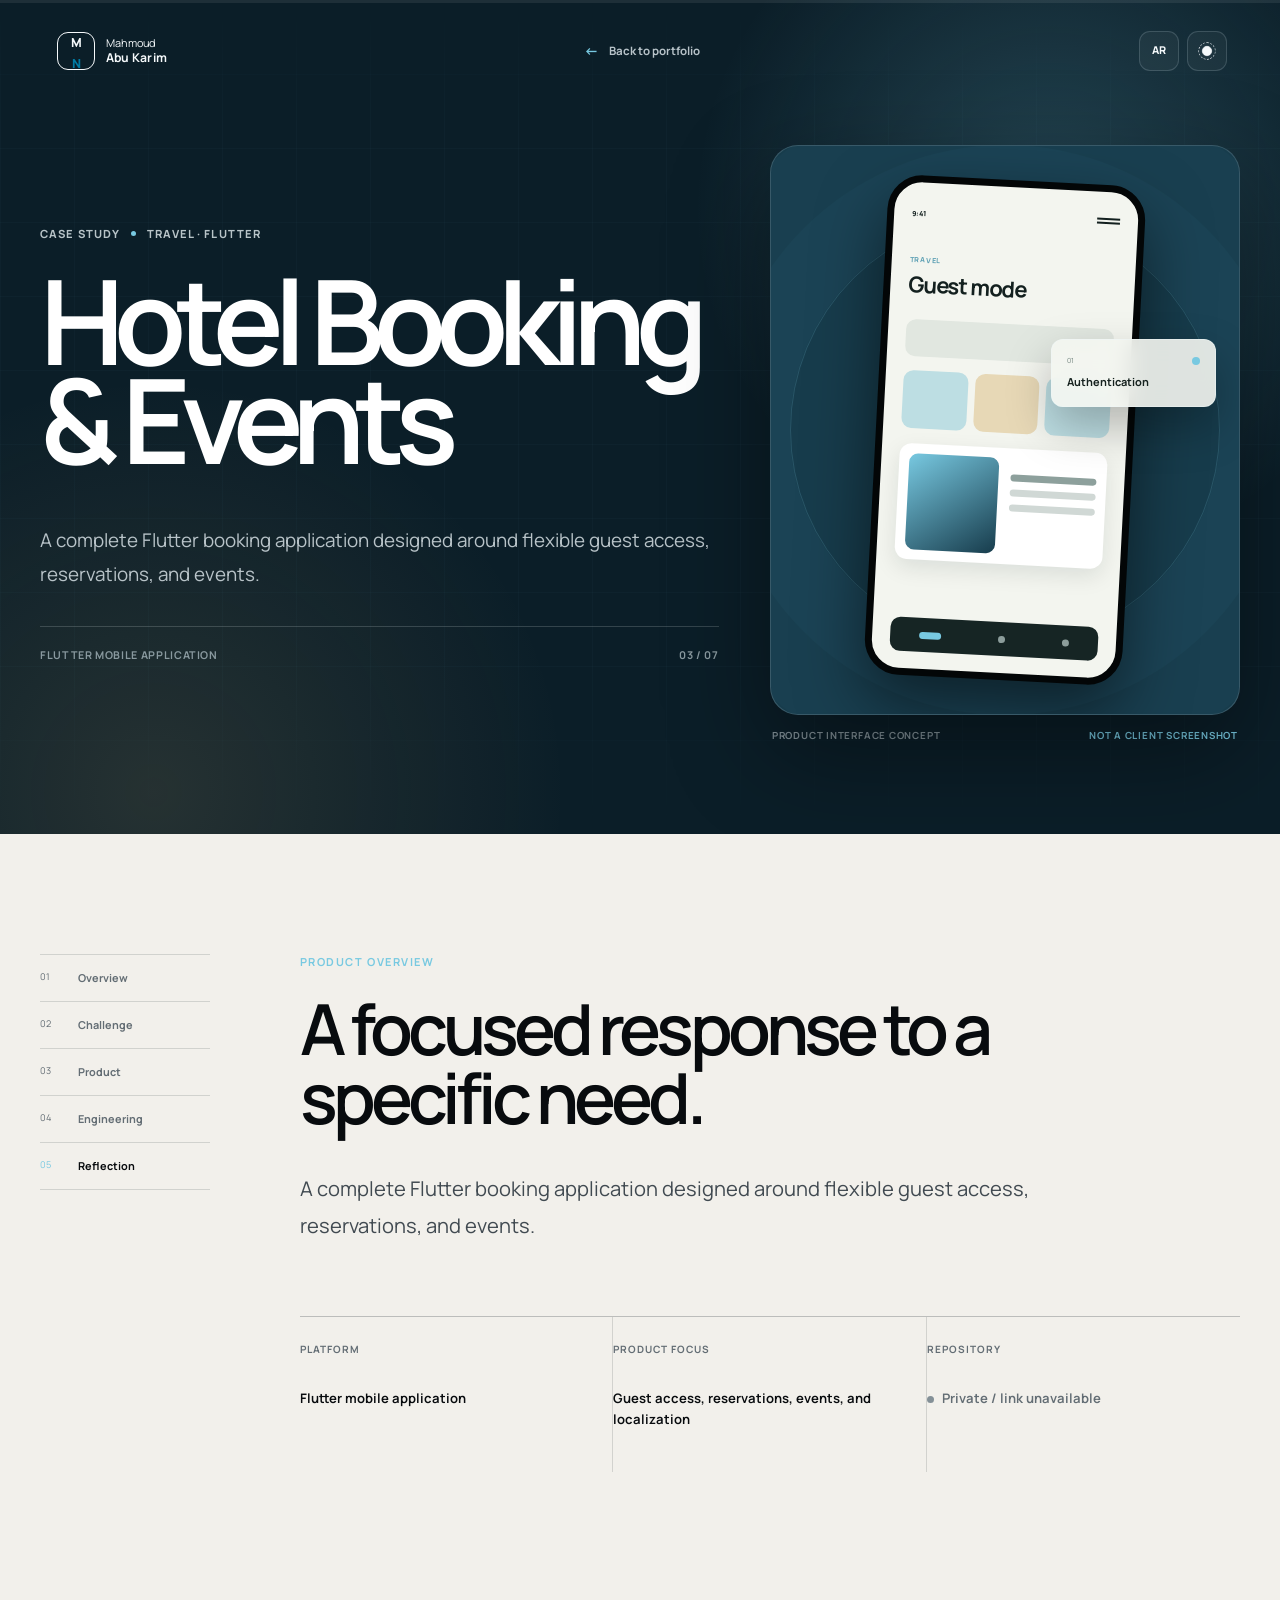
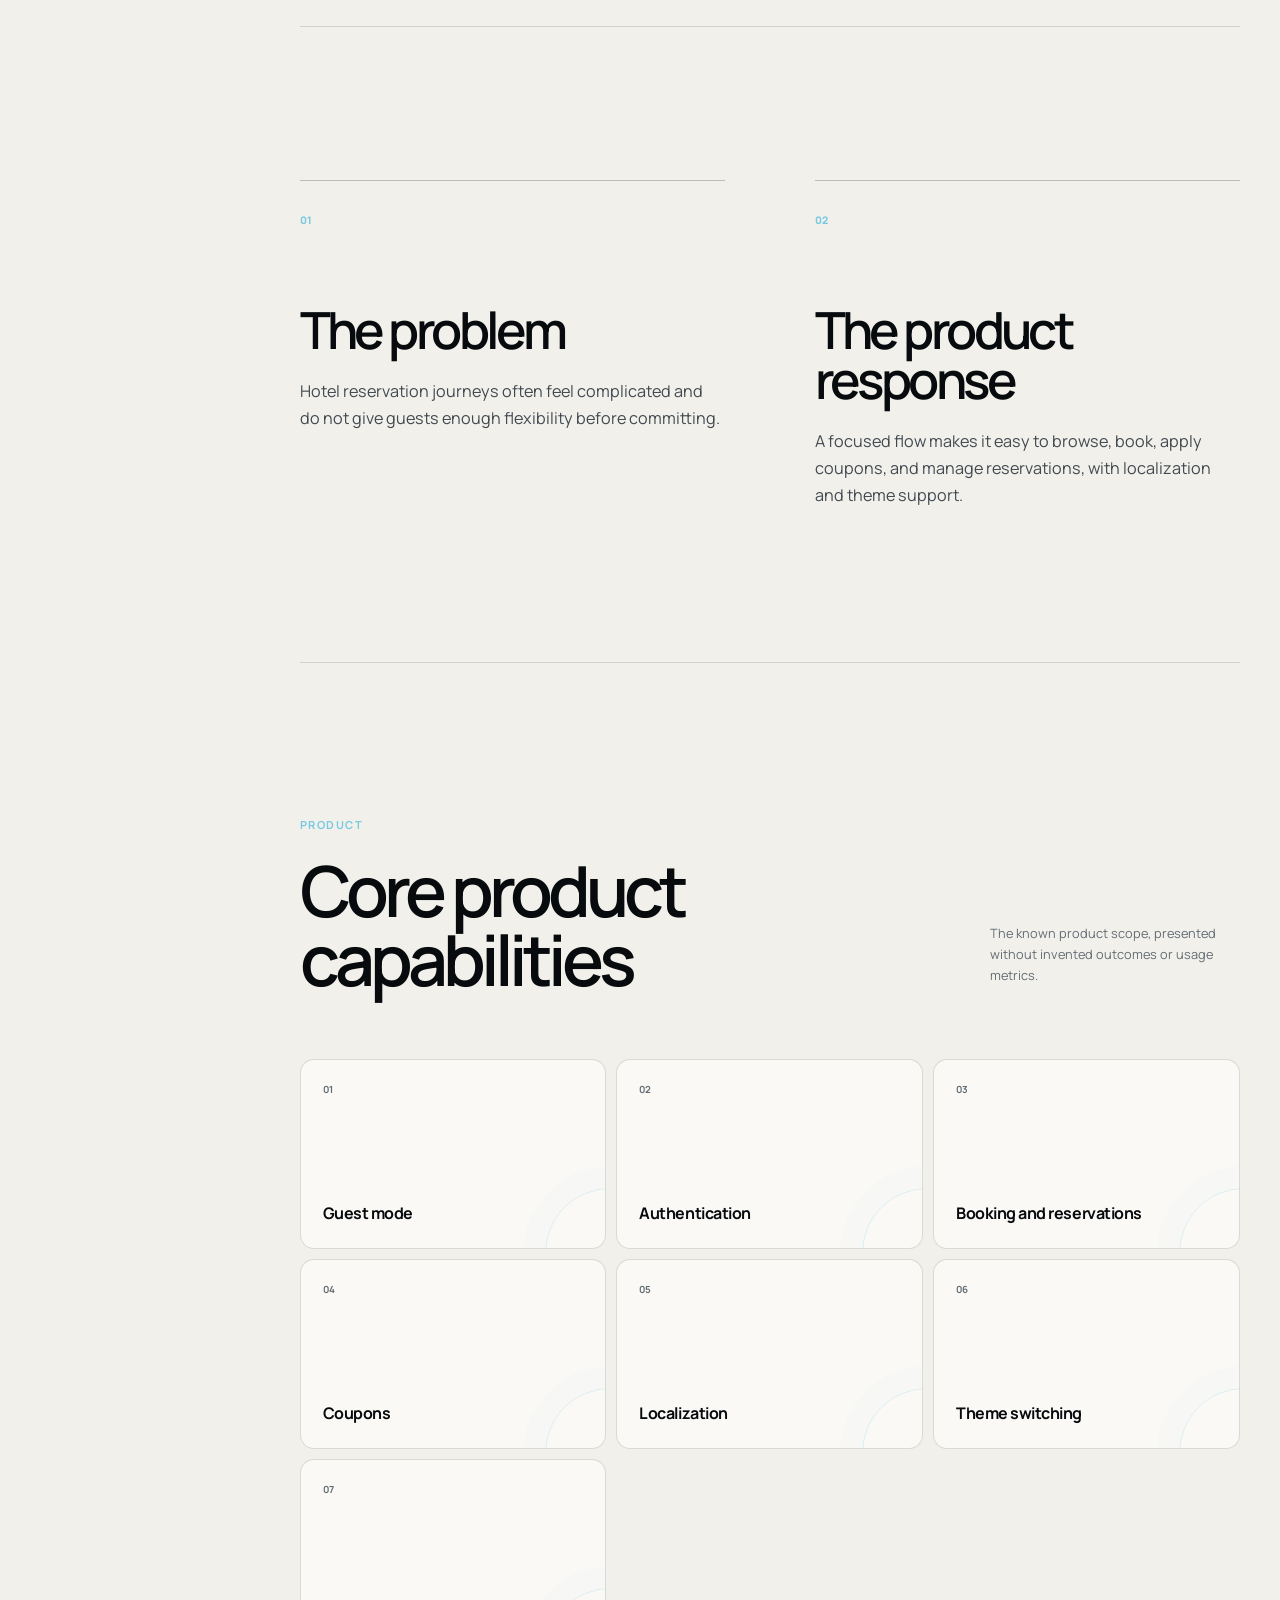
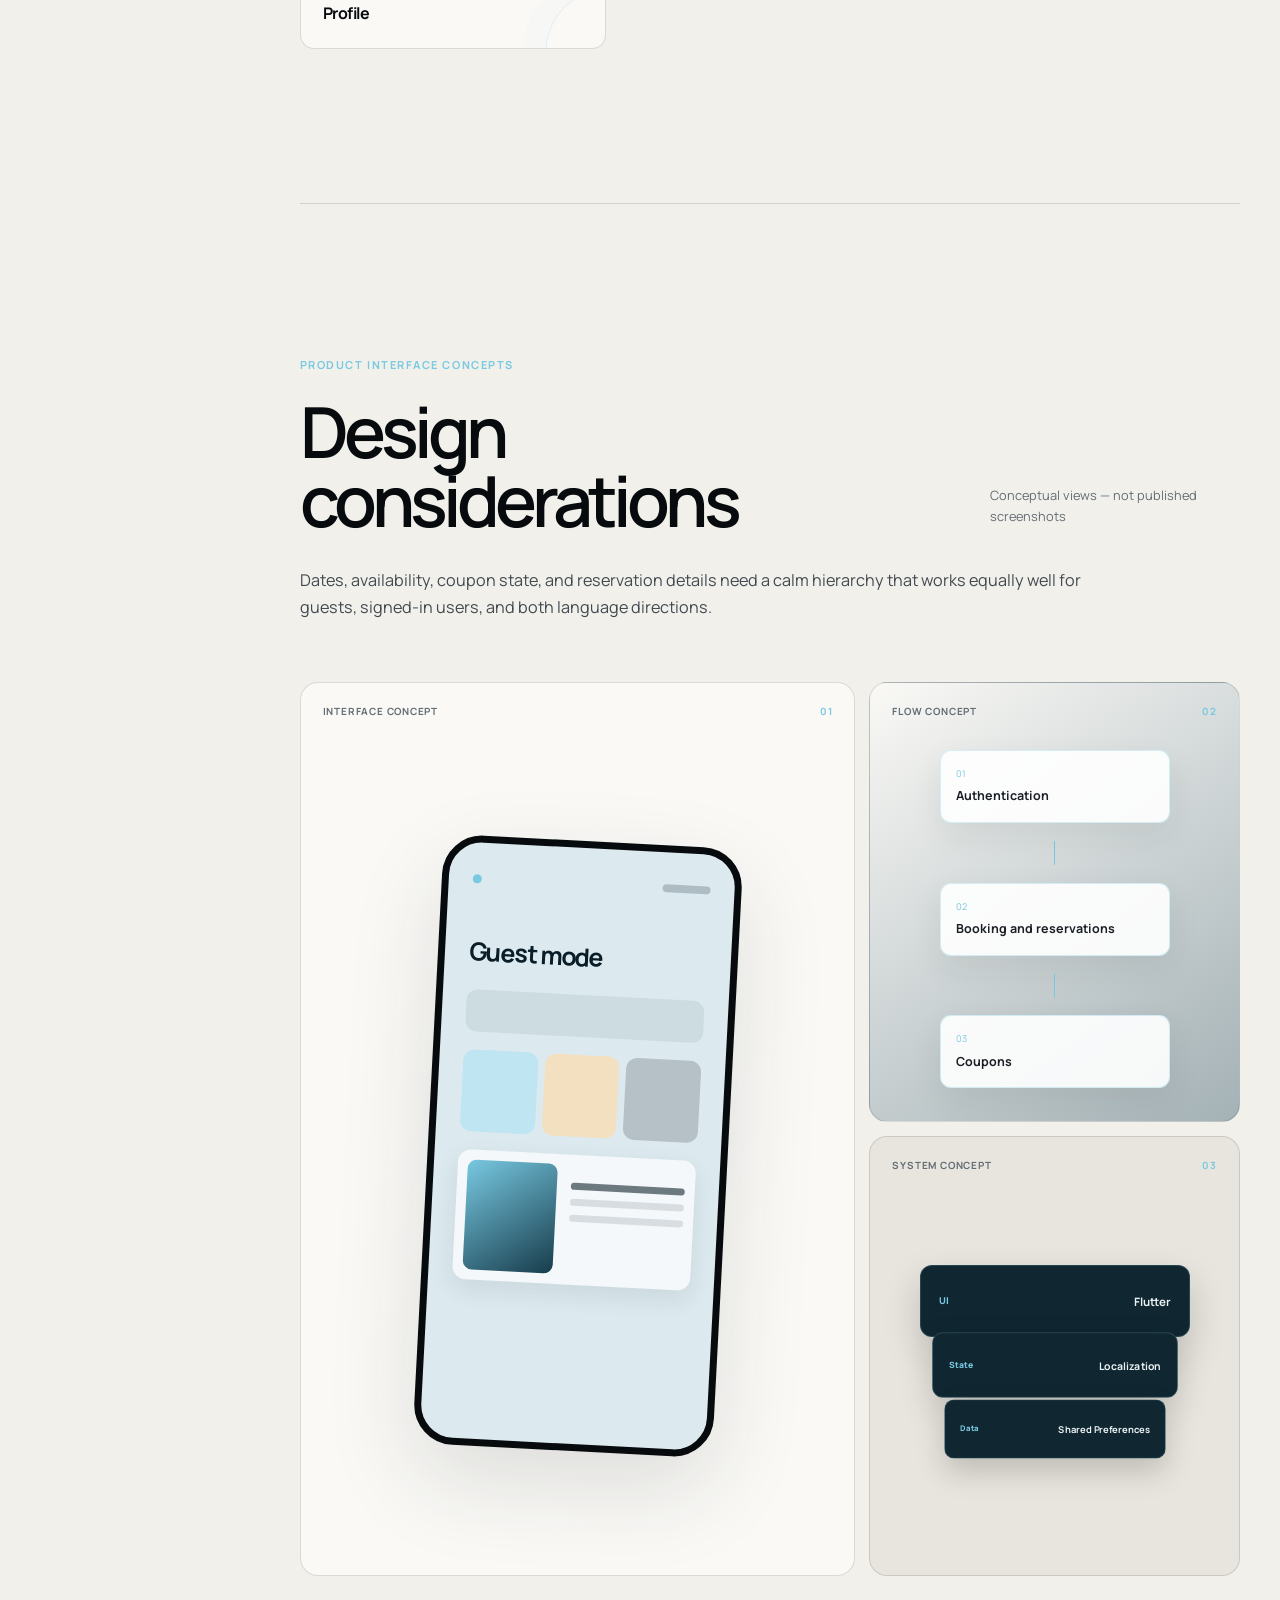
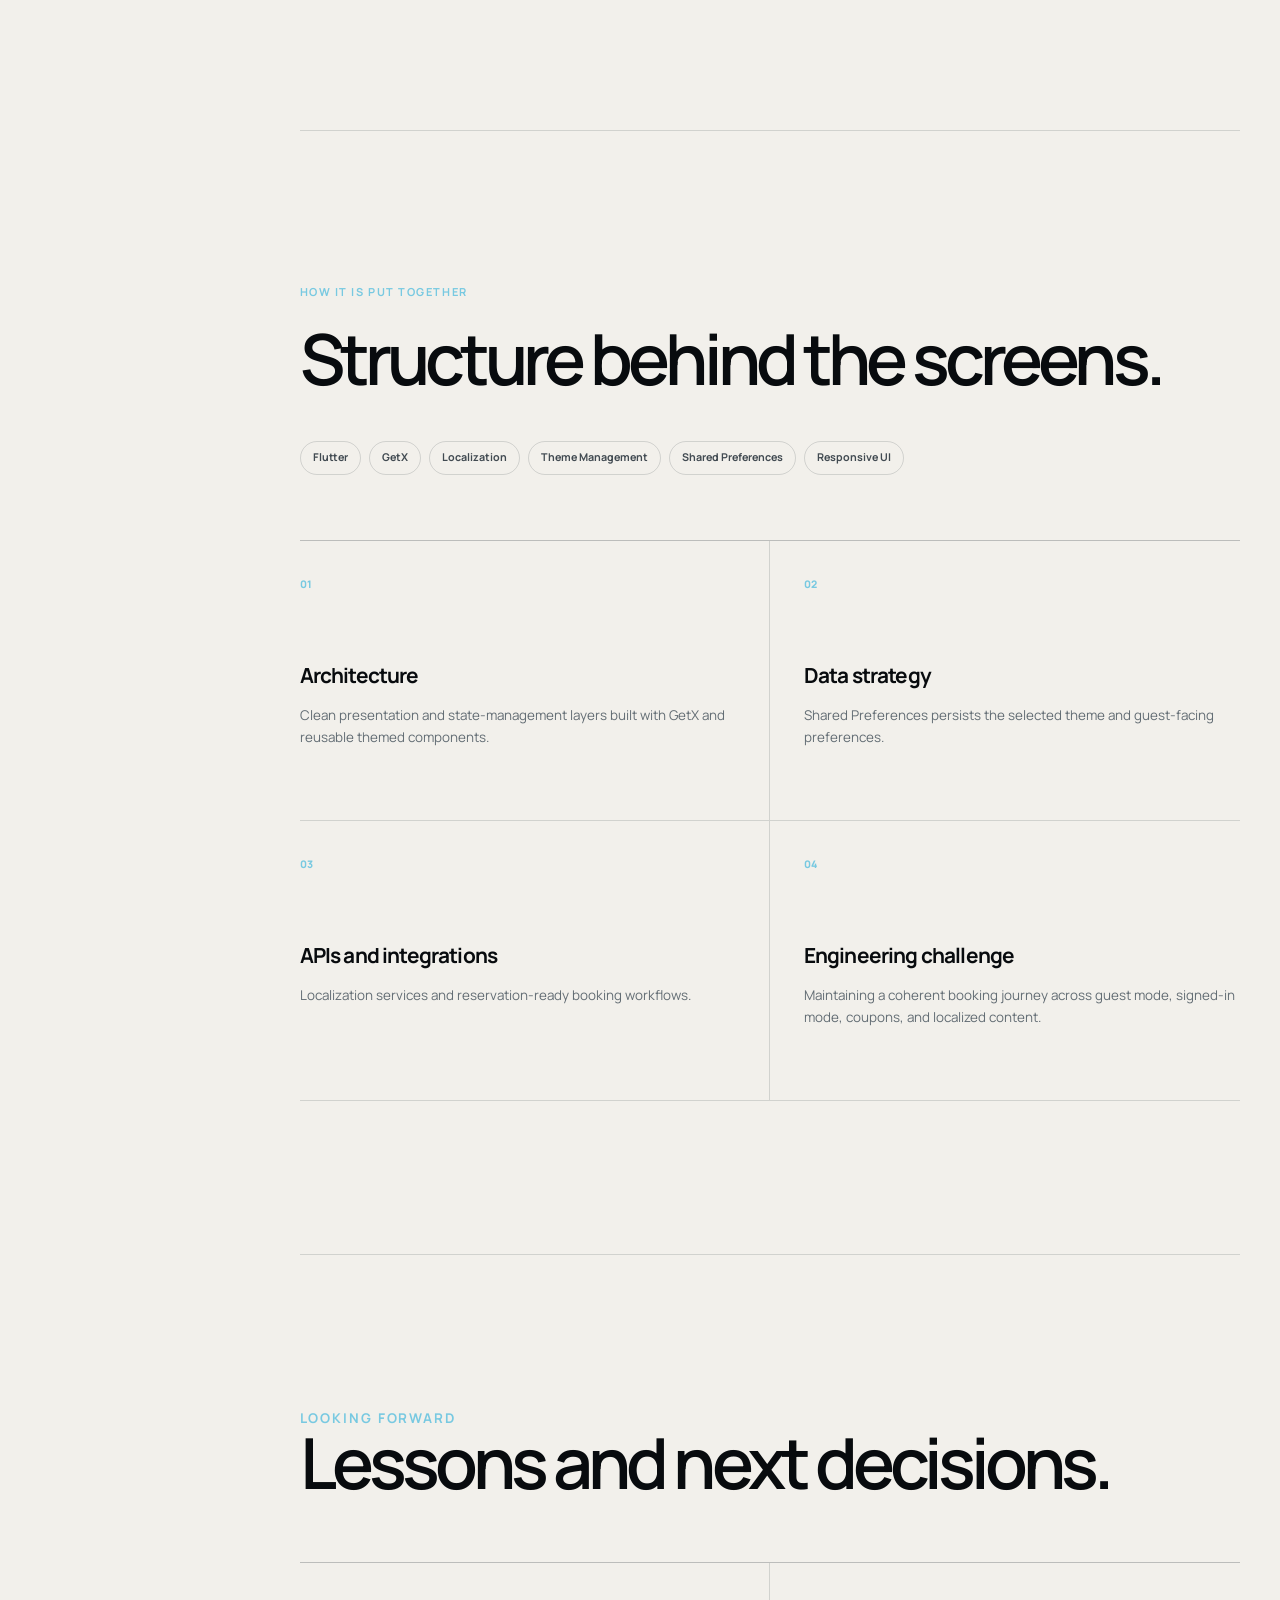
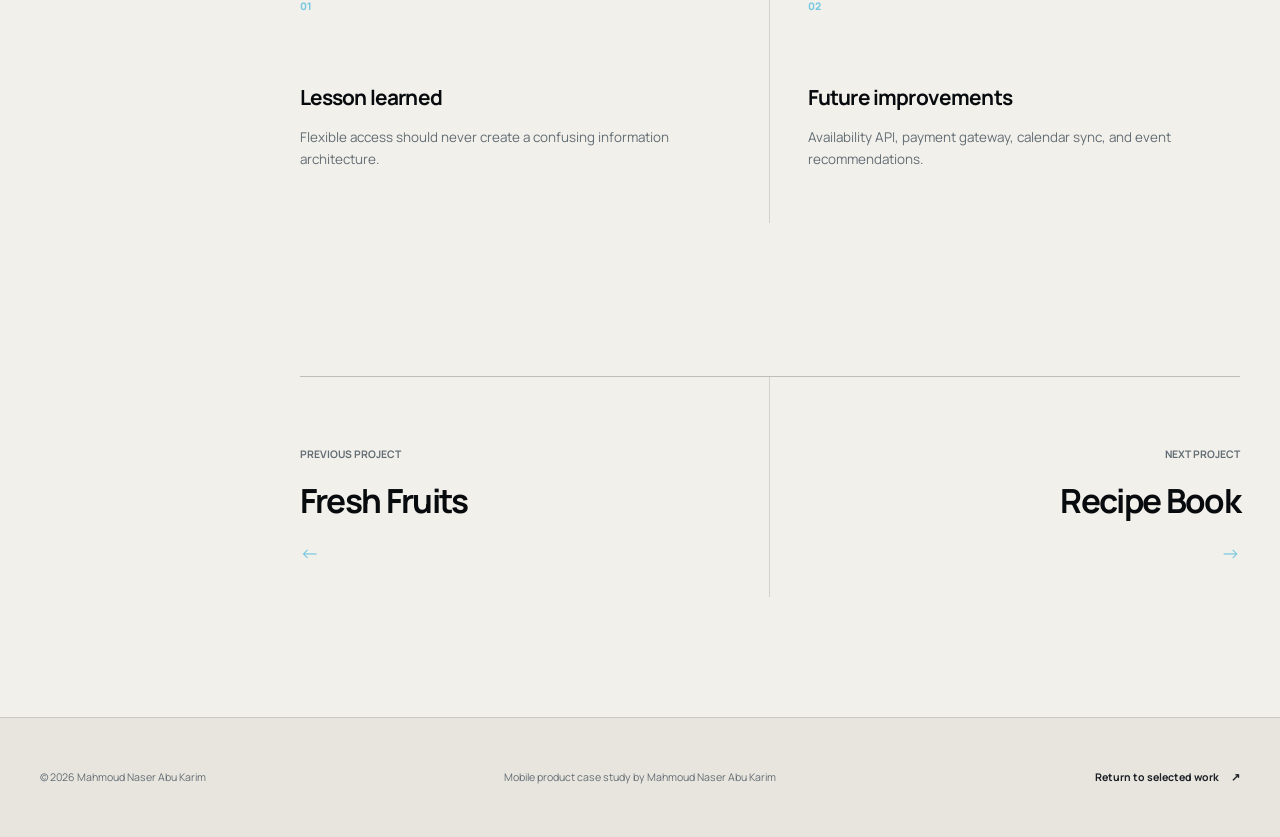
<file: projects/hotel-booking.html>
<!doctype html>
<html lang="en" dir="ltr" data-theme="dark">

<head>
  <meta charset="utf-8" />
  <meta name="viewport" content="width=device-width, initial-scale=1" />
  <meta name="description"
    content="Hotel Booking & Events is a Flutter booking application designed around flexible guest access, reservations, and events." />
  <meta name="theme-color" content="#090c11" />
  <meta property="og:title" content="Hotel Booking & Events — Case study by Mahmoud Abu Karim" />
  <meta property="og:description"
    content="A Flutter booking application designed around flexible guest access, reservations, and events." />
  <meta property="og:type" content="article" />
  <meta property="og:image" content="../og-portfolio.png" />
  <meta property="og:image:width" content="1536" />
  <meta property="og:image:height" content="1024" />
  <meta name="twitter:card" content="summary_large_image" />
  <title>Hotel Booking & Events — Case study by Mahmoud Abu Karim</title>
  <link rel="preconnect" href="https://fonts.googleapis.com" />
  <link rel="preconnect" href="https://fonts.gstatic.com" crossorigin />
  <link
    href="https://fonts.googleapis.com/css2?family=Manrope:wght@400;500;600;700;800&family=Noto+Sans+Arabic:wght@400;500;600;700;800&display=swap"
    rel="stylesheet" />
  <script src="../i18n.js"></script>
  <link rel="stylesheet" href="../styles.css" />
  <link rel="stylesheet" href="project.css" />
</head>

<body data-project="hotel-booking">
  <div id="project-root">
    <main class="case-fallback"><a href="../index.html#work">← Back to portfolio</a>
      <h1>Hotel Booking & Events</h1>
      <p>A complete Flutter booking application designed around flexible guest access, reservations, and events.</p>
    </main>
  </div>
  <script src="project.js" defer></script>
  <script src="../script.js" defer></script>
</body>

</html>
</file>
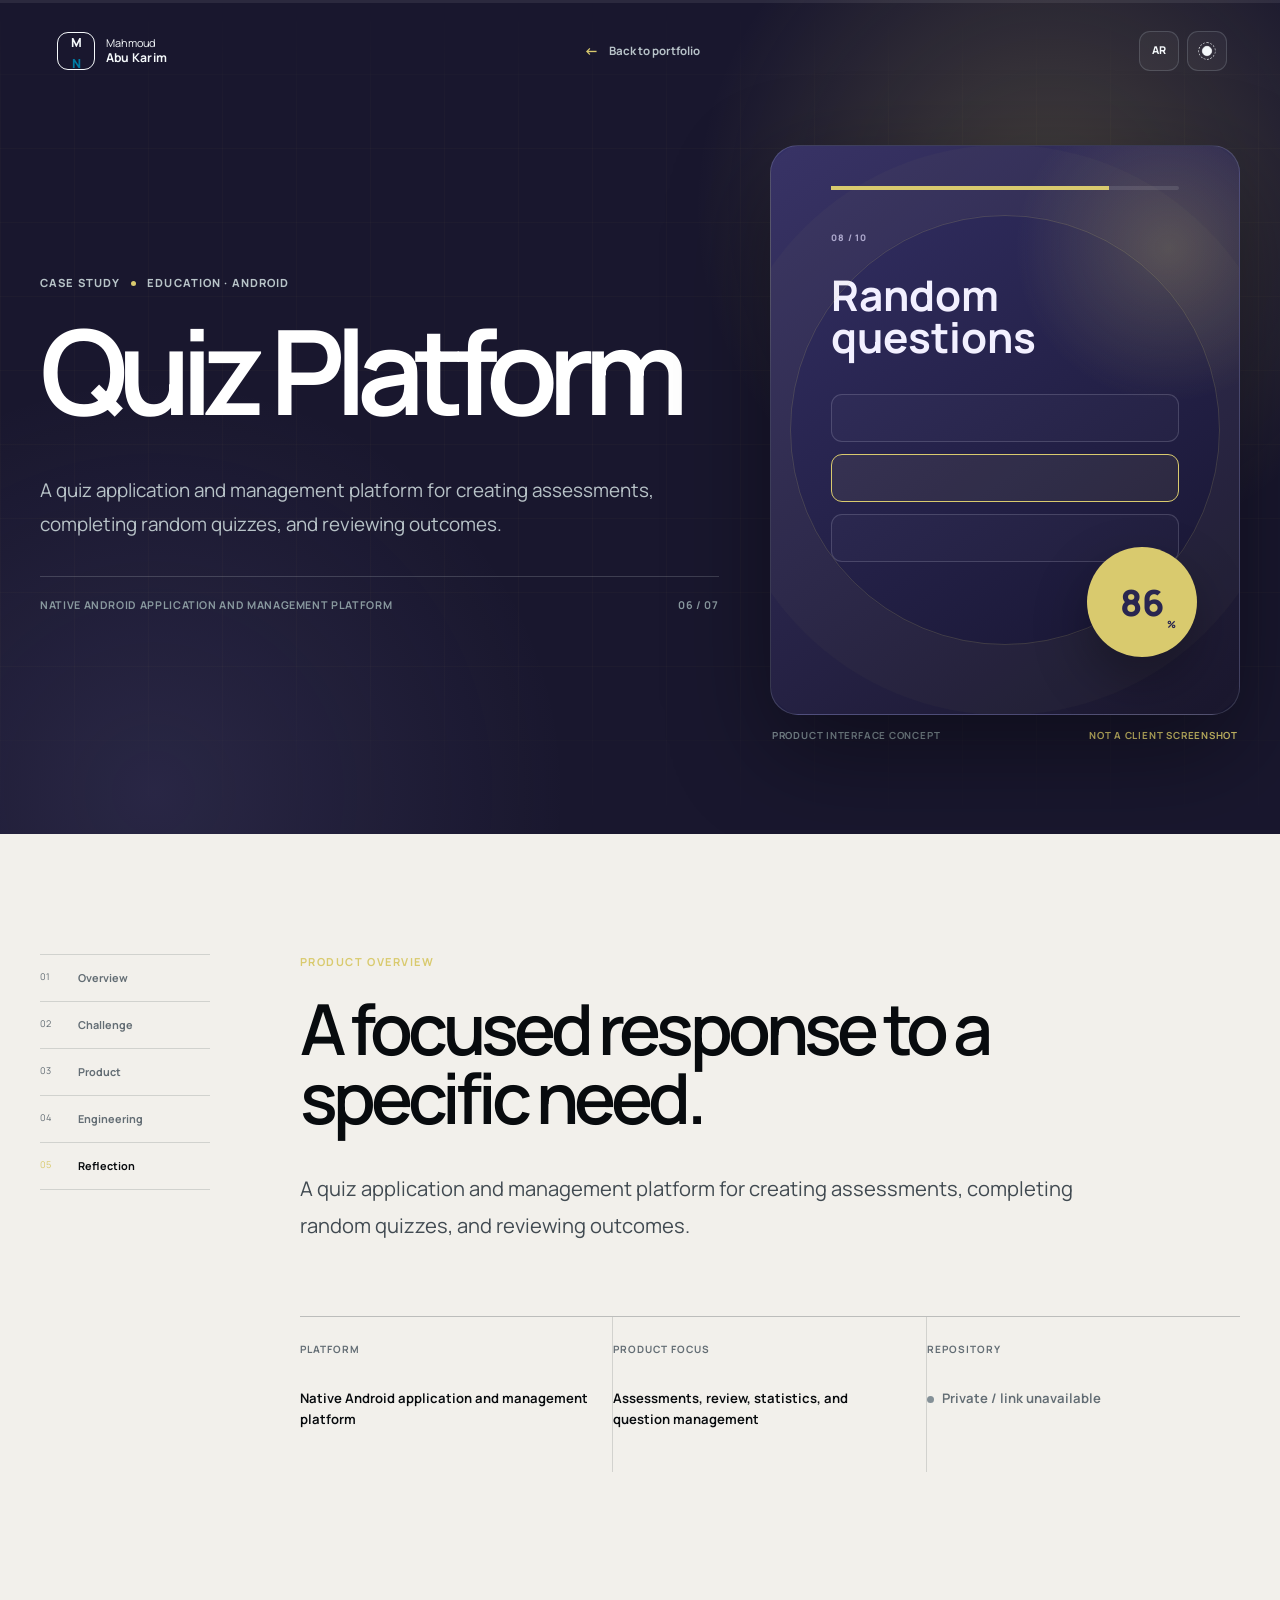
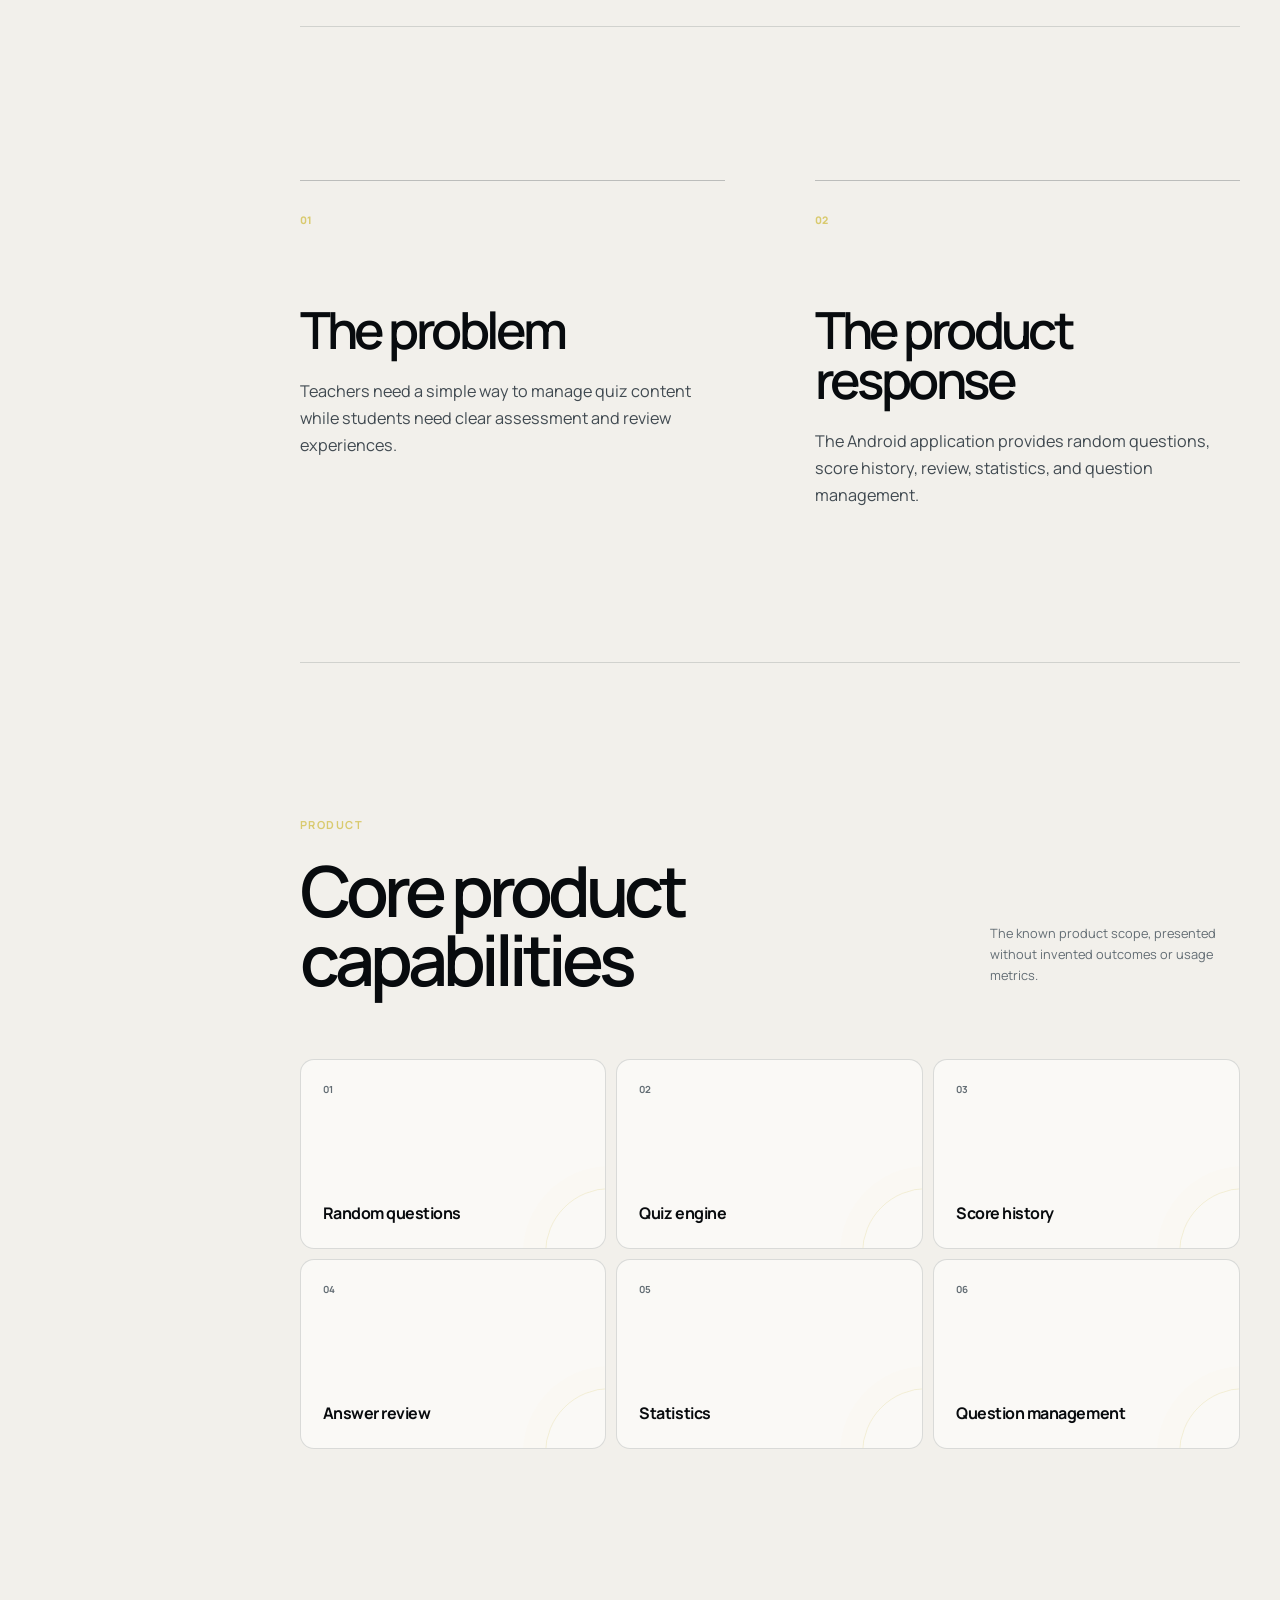
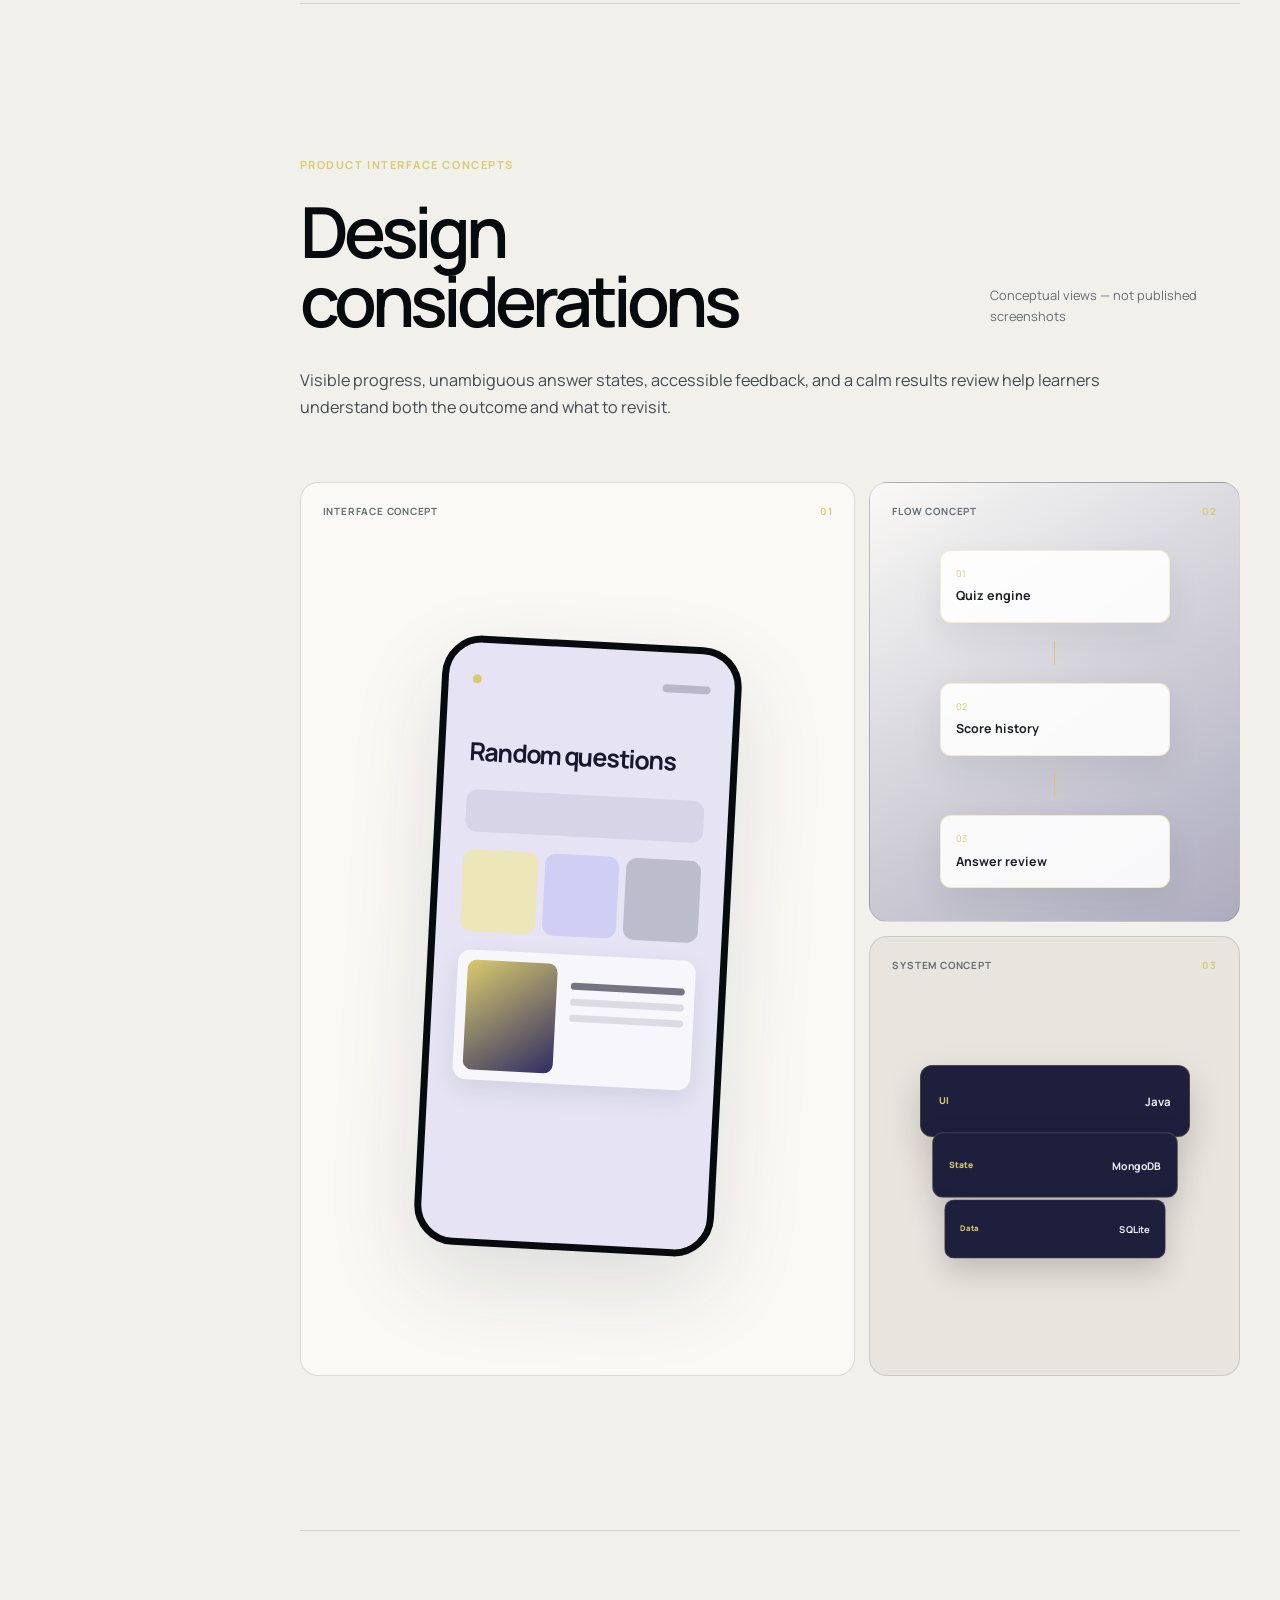
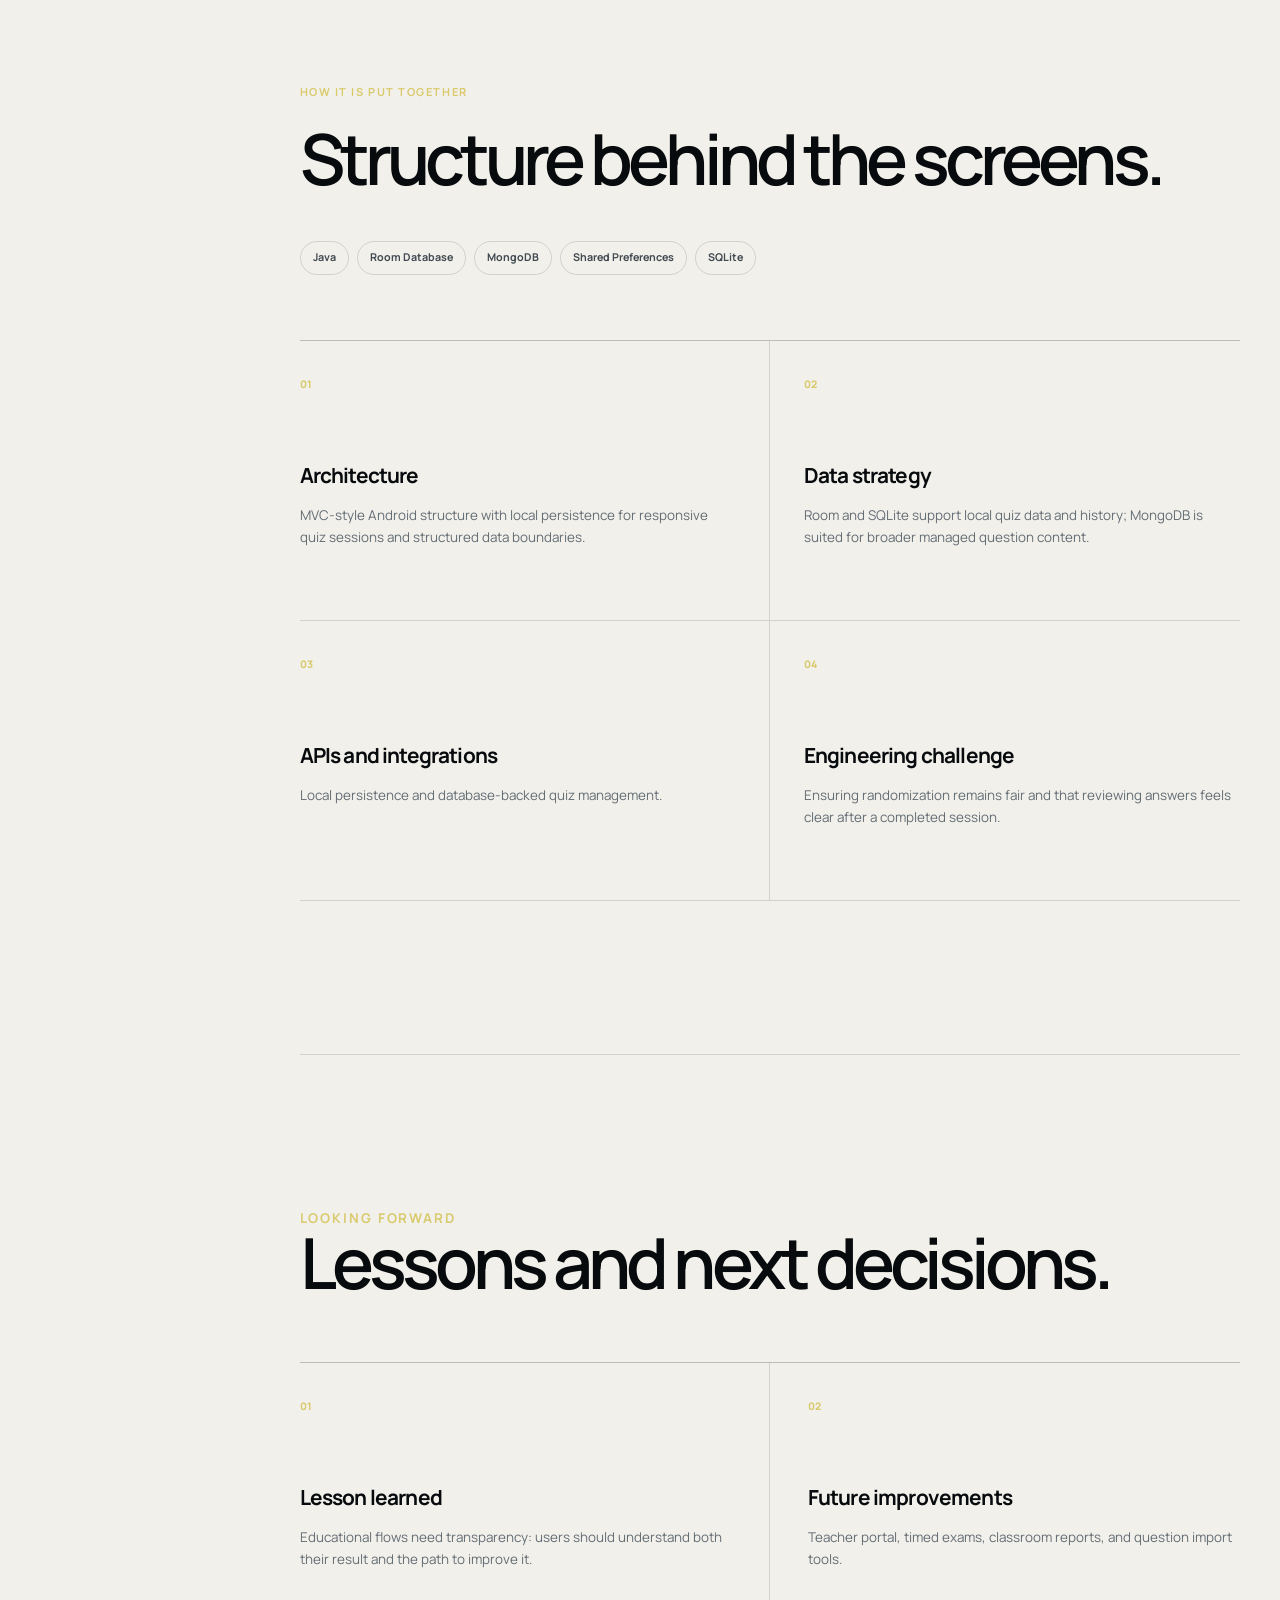
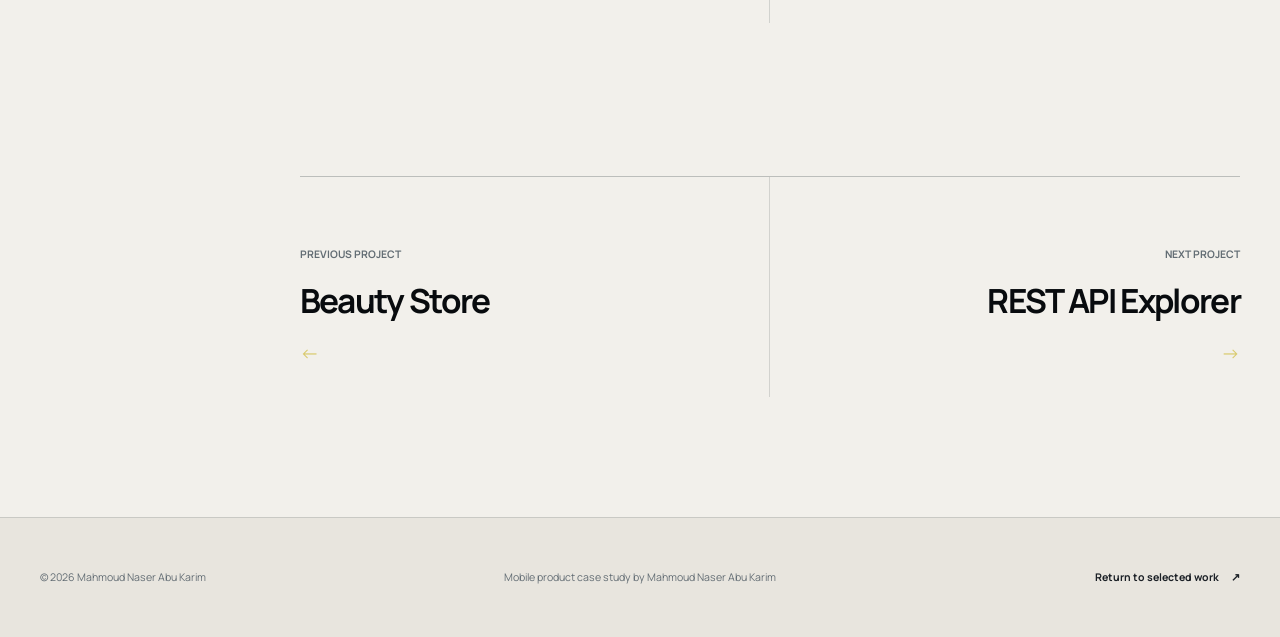
<file: projects/quiz-app.html>
<!doctype html>
<html lang="en" dir="ltr" data-theme="dark">

<head>
  <meta charset="utf-8" />
  <meta name="viewport" content="width=device-width, initial-scale=1" />
  <meta name="description"
    content="Quiz Platform is an Android application and management platform for assessments, random quizzes, and review." />
  <meta name="theme-color" content="#090c11" />
  <meta property="og:title" content="Quiz Platform — Case study by Mahmoud Abu Karim" />
  <meta property="og:description"
    content="An Android application and management platform for assessments, random quizzes, and review." />
  <meta property="og:type" content="article" />
  <meta property="og:image" content="../og-portfolio.png" />
  <meta property="og:image:width" content="1536" />
  <meta property="og:image:height" content="1024" />
  <meta name="twitter:card" content="summary_large_image" />
  <title>Quiz Platform — Case study by Mahmoud Abu Karim</title>
  <link rel="preconnect" href="https://fonts.googleapis.com" />
  <link rel="preconnect" href="https://fonts.gstatic.com" crossorigin />
  <link
    href="https://fonts.googleapis.com/css2?family=Manrope:wght@400;500;600;700;800&family=Noto+Sans+Arabic:wght@400;500;600;700;800&display=swap"
    rel="stylesheet" />
  <script src="../i18n.js"></script>
  <link rel="stylesheet" href="../styles.css" />
  <link rel="stylesheet" href="project.css" />
</head>

<body data-project="quiz-app">
  <div id="project-root">
    <main class="case-fallback"><a href="../index.html#work">← Back to portfolio</a>
      <h1>Quiz Platform</h1>
      <p>A quiz application and management platform for creating assessments, completing random quizzes, and reviewing
        outcomes.</p>
    </main>
  </div>
  <script src="project.js" defer></script>
  <script src="../script.js" defer></script>
</body>

</html>
</file>
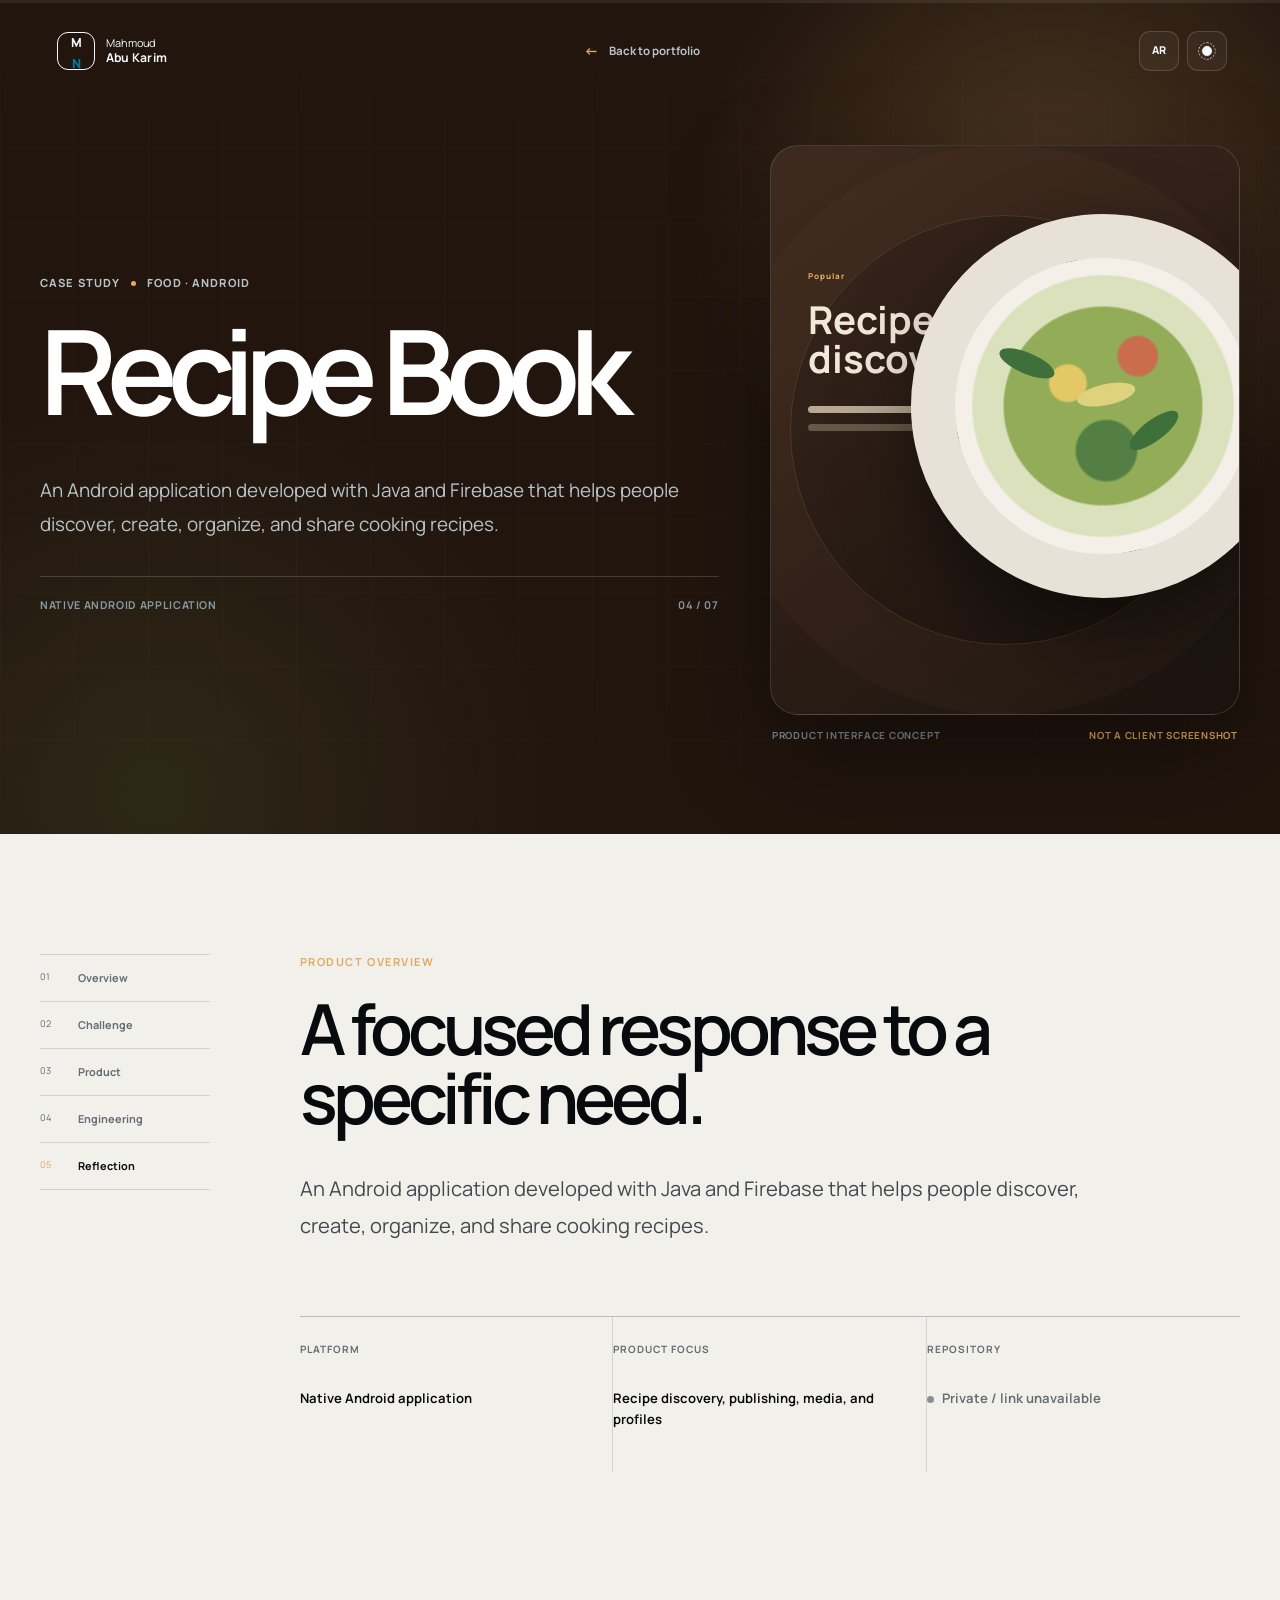
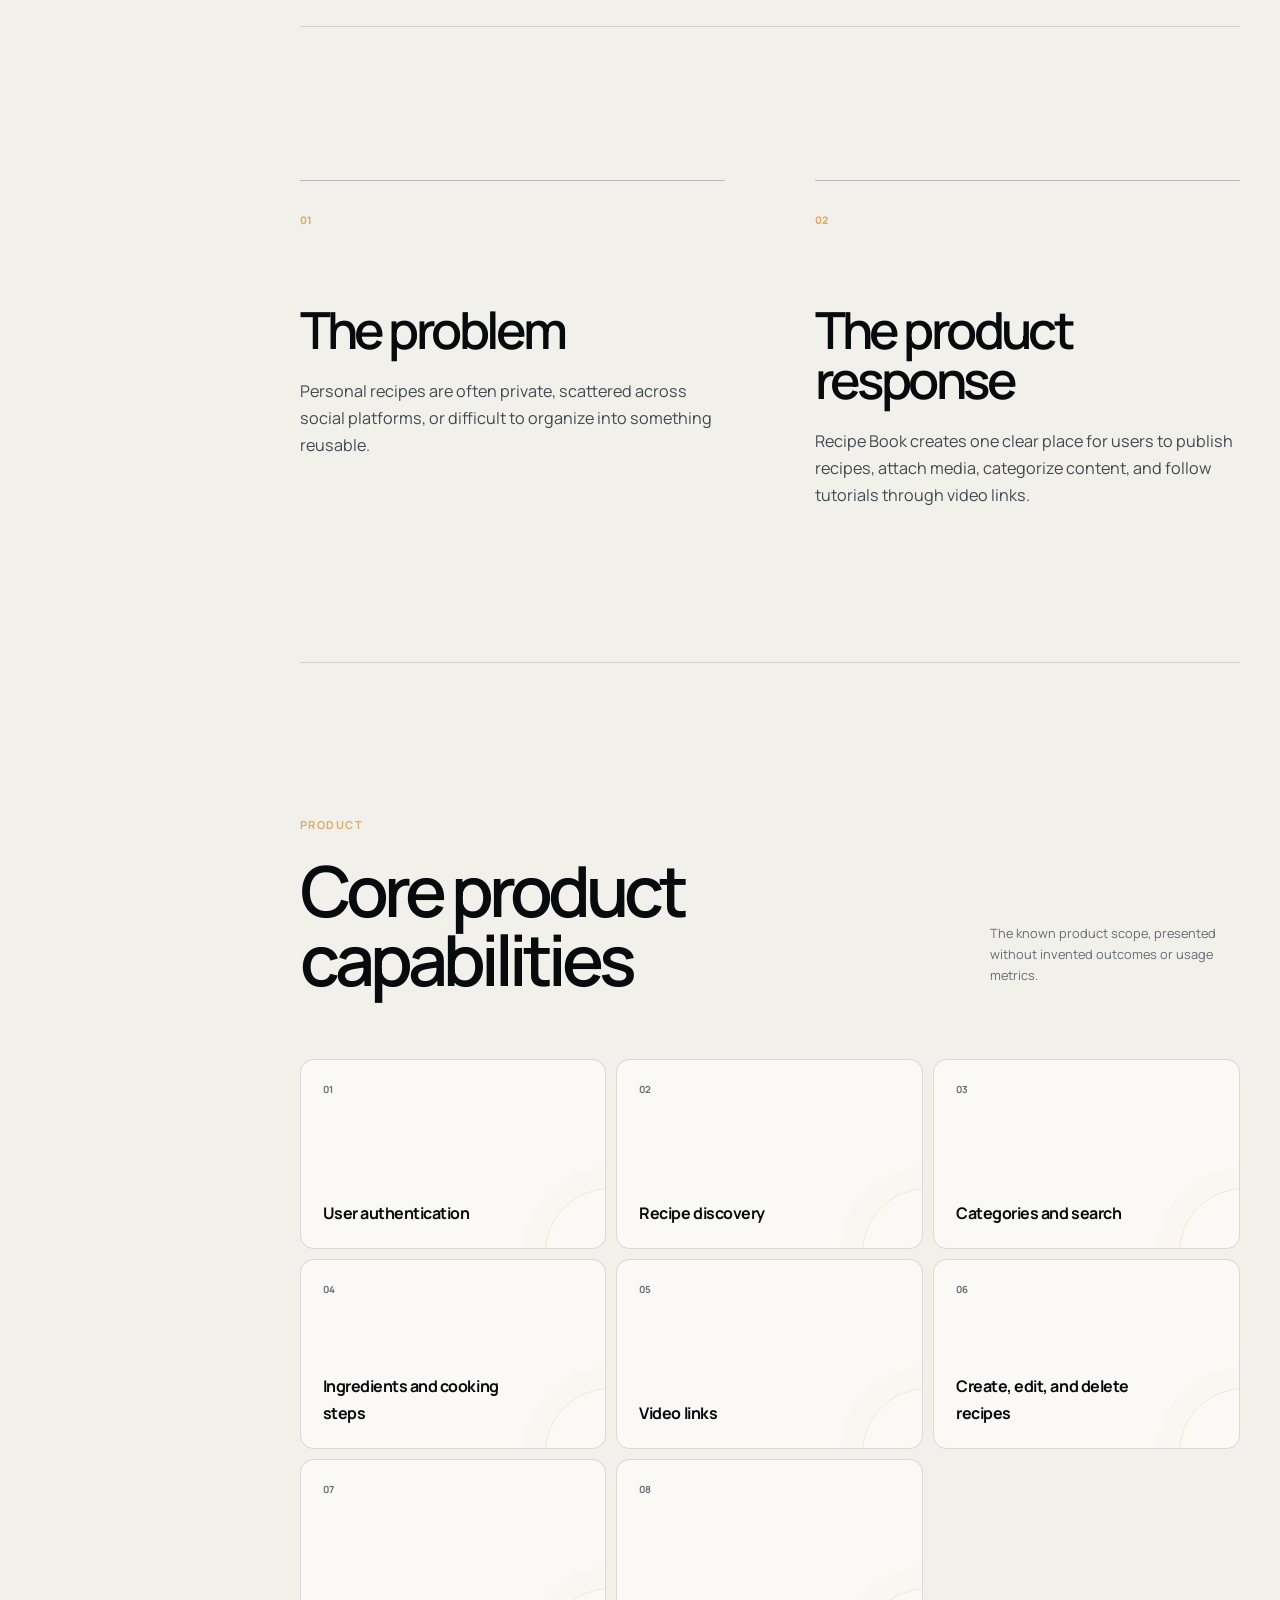
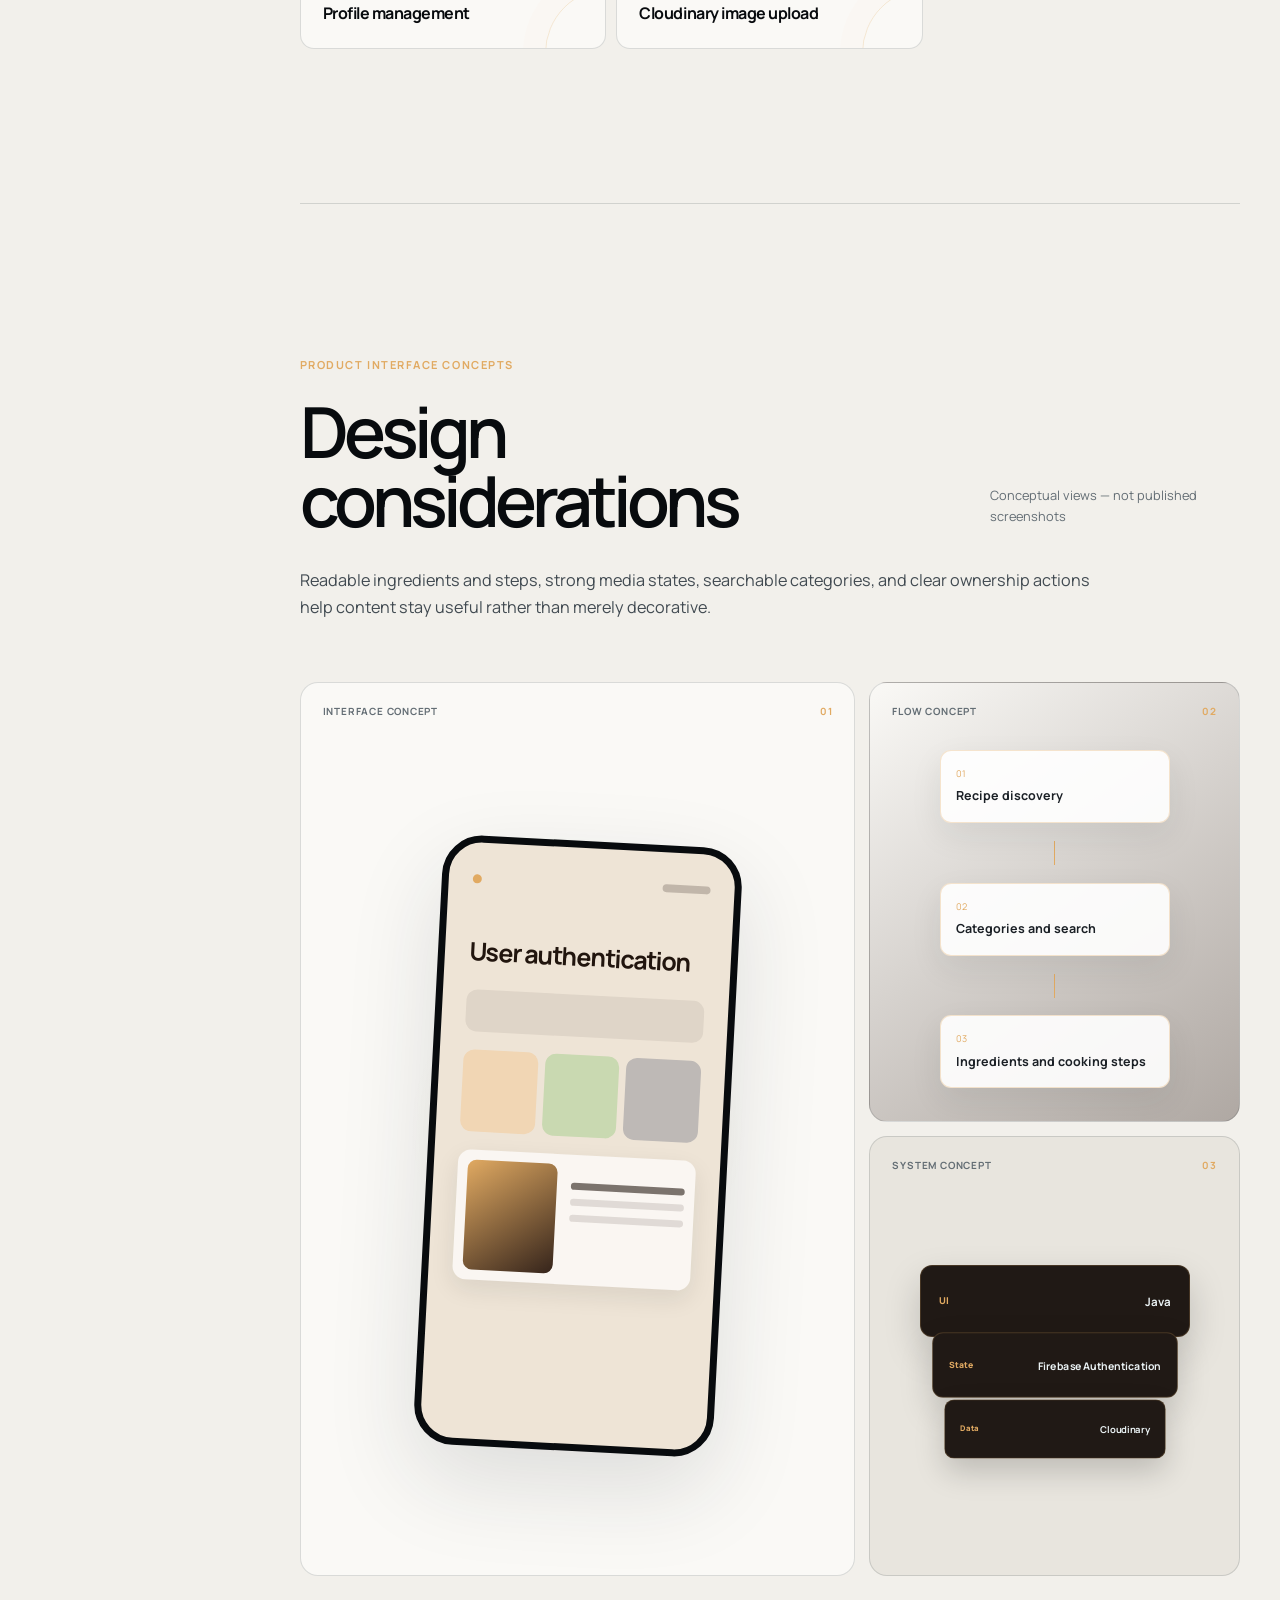
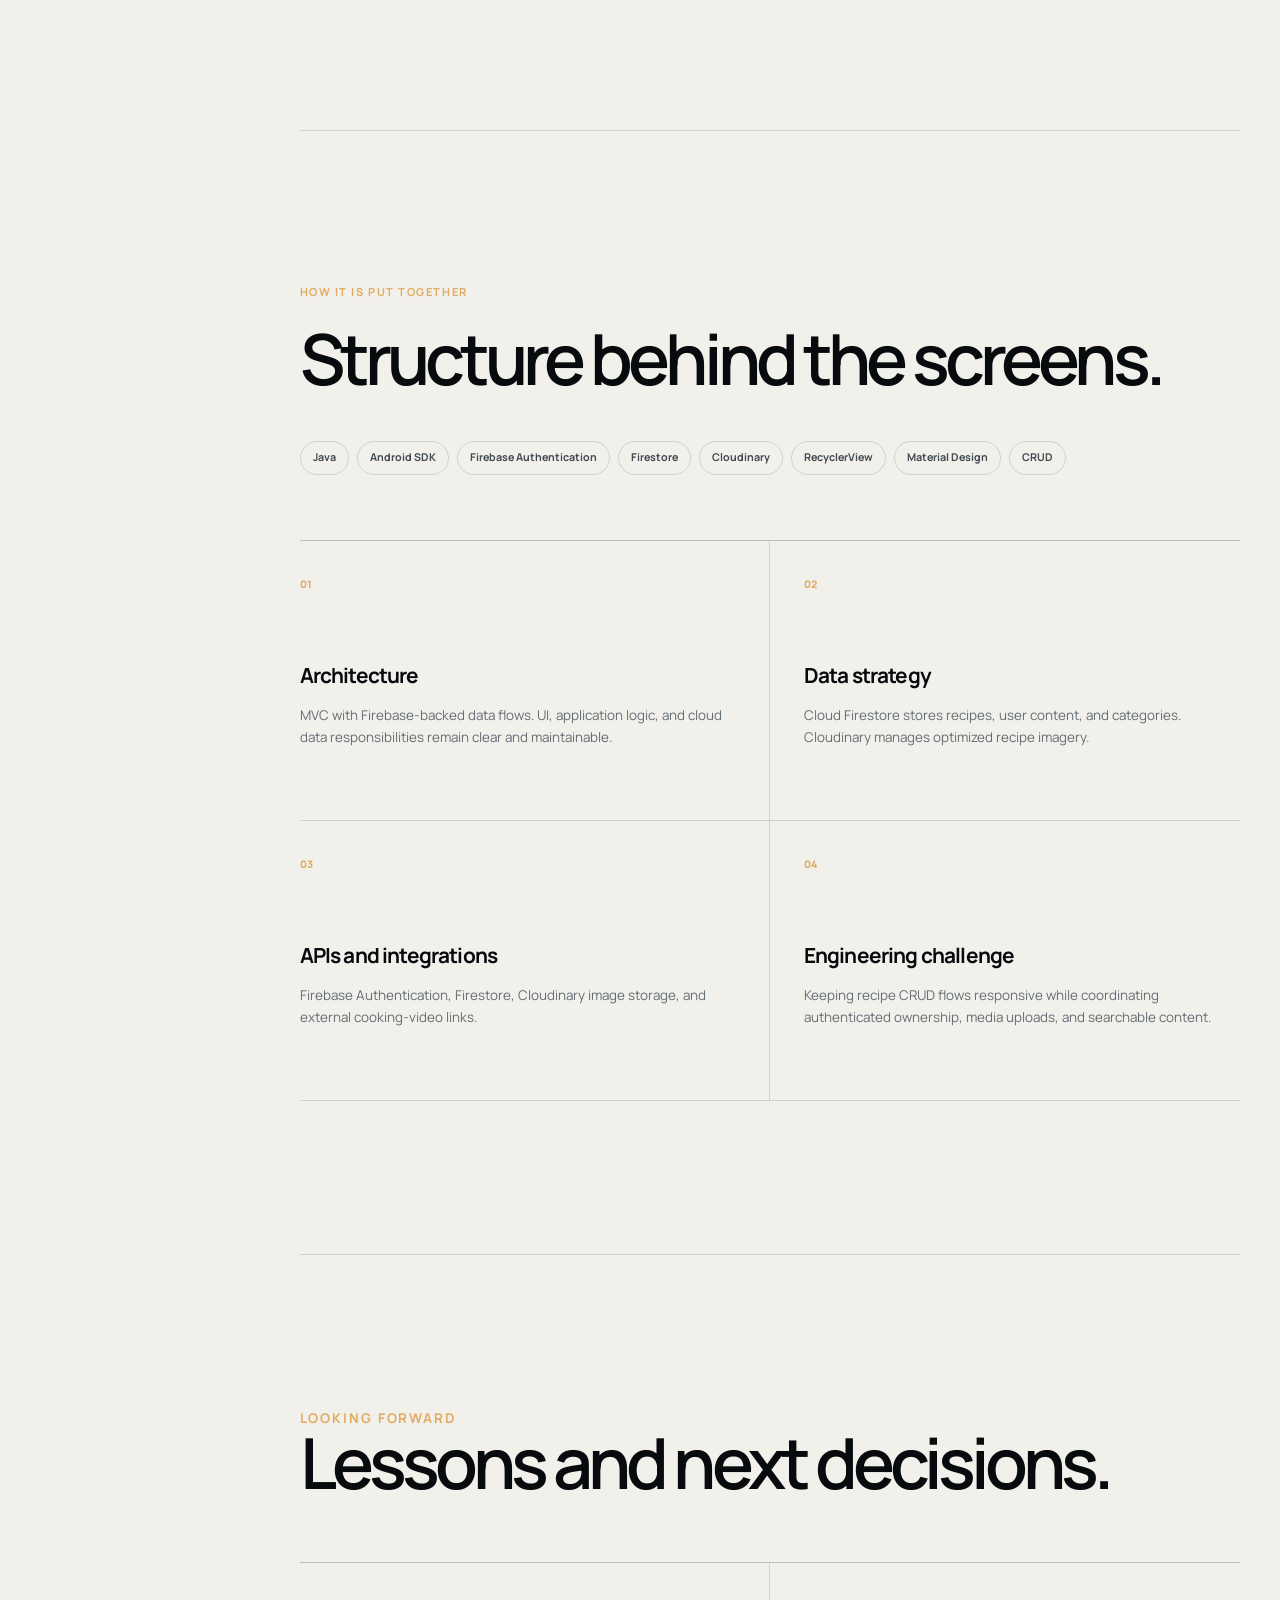
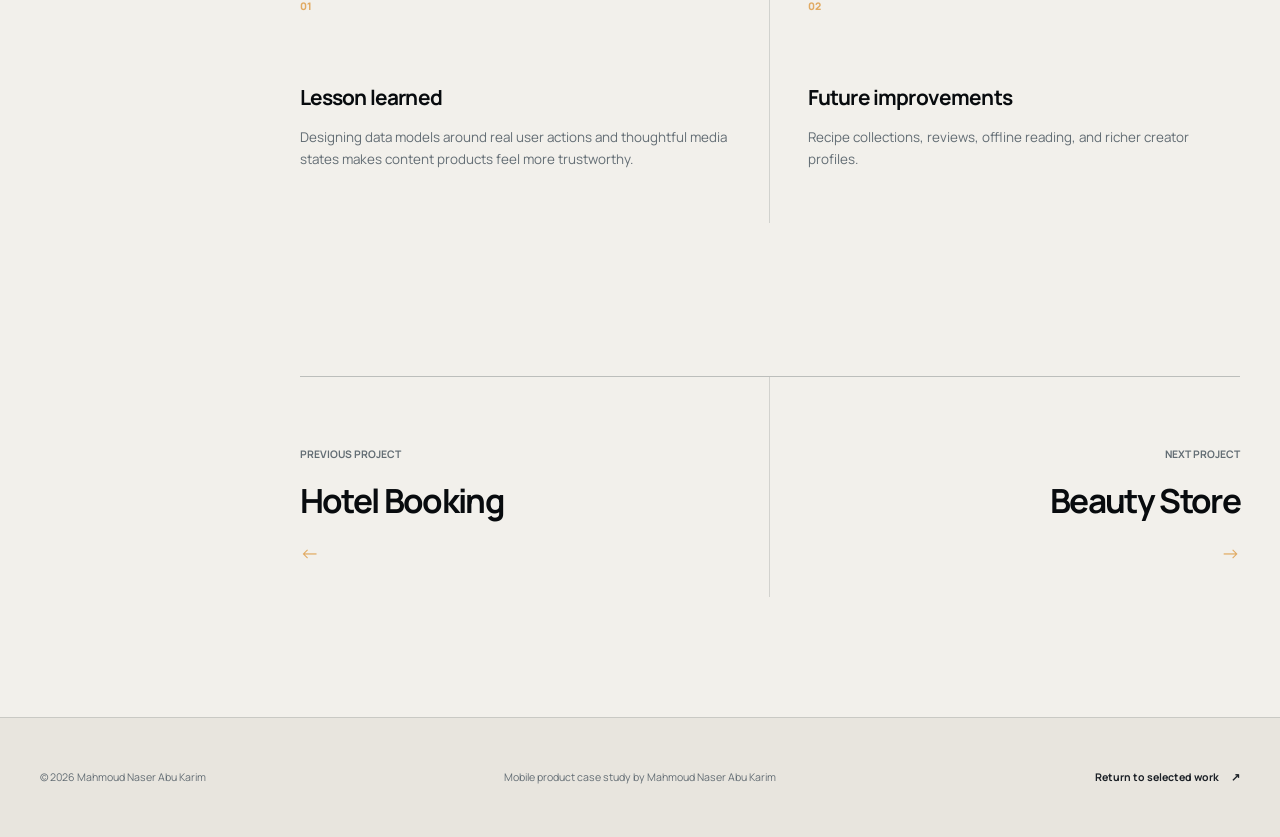
<file: projects/recipe-book.html>
<!doctype html>
<html lang="en" dir="ltr" data-theme="dark">

<head>
  <meta charset="utf-8" />
  <meta name="viewport" content="width=device-width, initial-scale=1" />
  <meta name="description"
    content="Recipe Book is an Android application for discovering, creating, organizing, and sharing cooking recipes." />
  <meta name="theme-color" content="#090c11" />
  <meta property="og:title" content="Recipe Book — Case study by Mahmoud Abu Karim" />
  <meta property="og:description"
    content="An Android application for discovering, creating, organizing, and sharing cooking recipes." />
  <meta property="og:type" content="article" />
  <meta property="og:image" content="../og-portfolio.png" />
  <meta property="og:image:width" content="1536" />
  <meta property="og:image:height" content="1024" />
  <meta name="twitter:card" content="summary_large_image" />
  <title>Recipe Book — Case study by Mahmoud Abu Karim</title>
  <link rel="preconnect" href="https://fonts.googleapis.com" />
  <link rel="preconnect" href="https://fonts.gstatic.com" crossorigin />
  <link
    href="https://fonts.googleapis.com/css2?family=Manrope:wght@400;500;600;700;800&family=Noto+Sans+Arabic:wght@400;500;600;700;800&display=swap"
    rel="stylesheet" />
  <script src="../i18n.js"></script>
  <link rel="stylesheet" href="../styles.css" />
  <link rel="stylesheet" href="project.css" />
</head>

<body data-project="recipe-book">
  <div id="project-root">
    <main class="case-fallback"><a href="../index.html#work">← Back to portfolio</a>
      <h1>Recipe Book</h1>
      <p>An Android application developed with Java and Firebase that helps people discover, create, organize, and share
        cooking recipes.</p>
    </main>
  </div>
  <script src="project.js" defer></script>
  <script src="../script.js" defer></script>
</body>

</html>
</file>
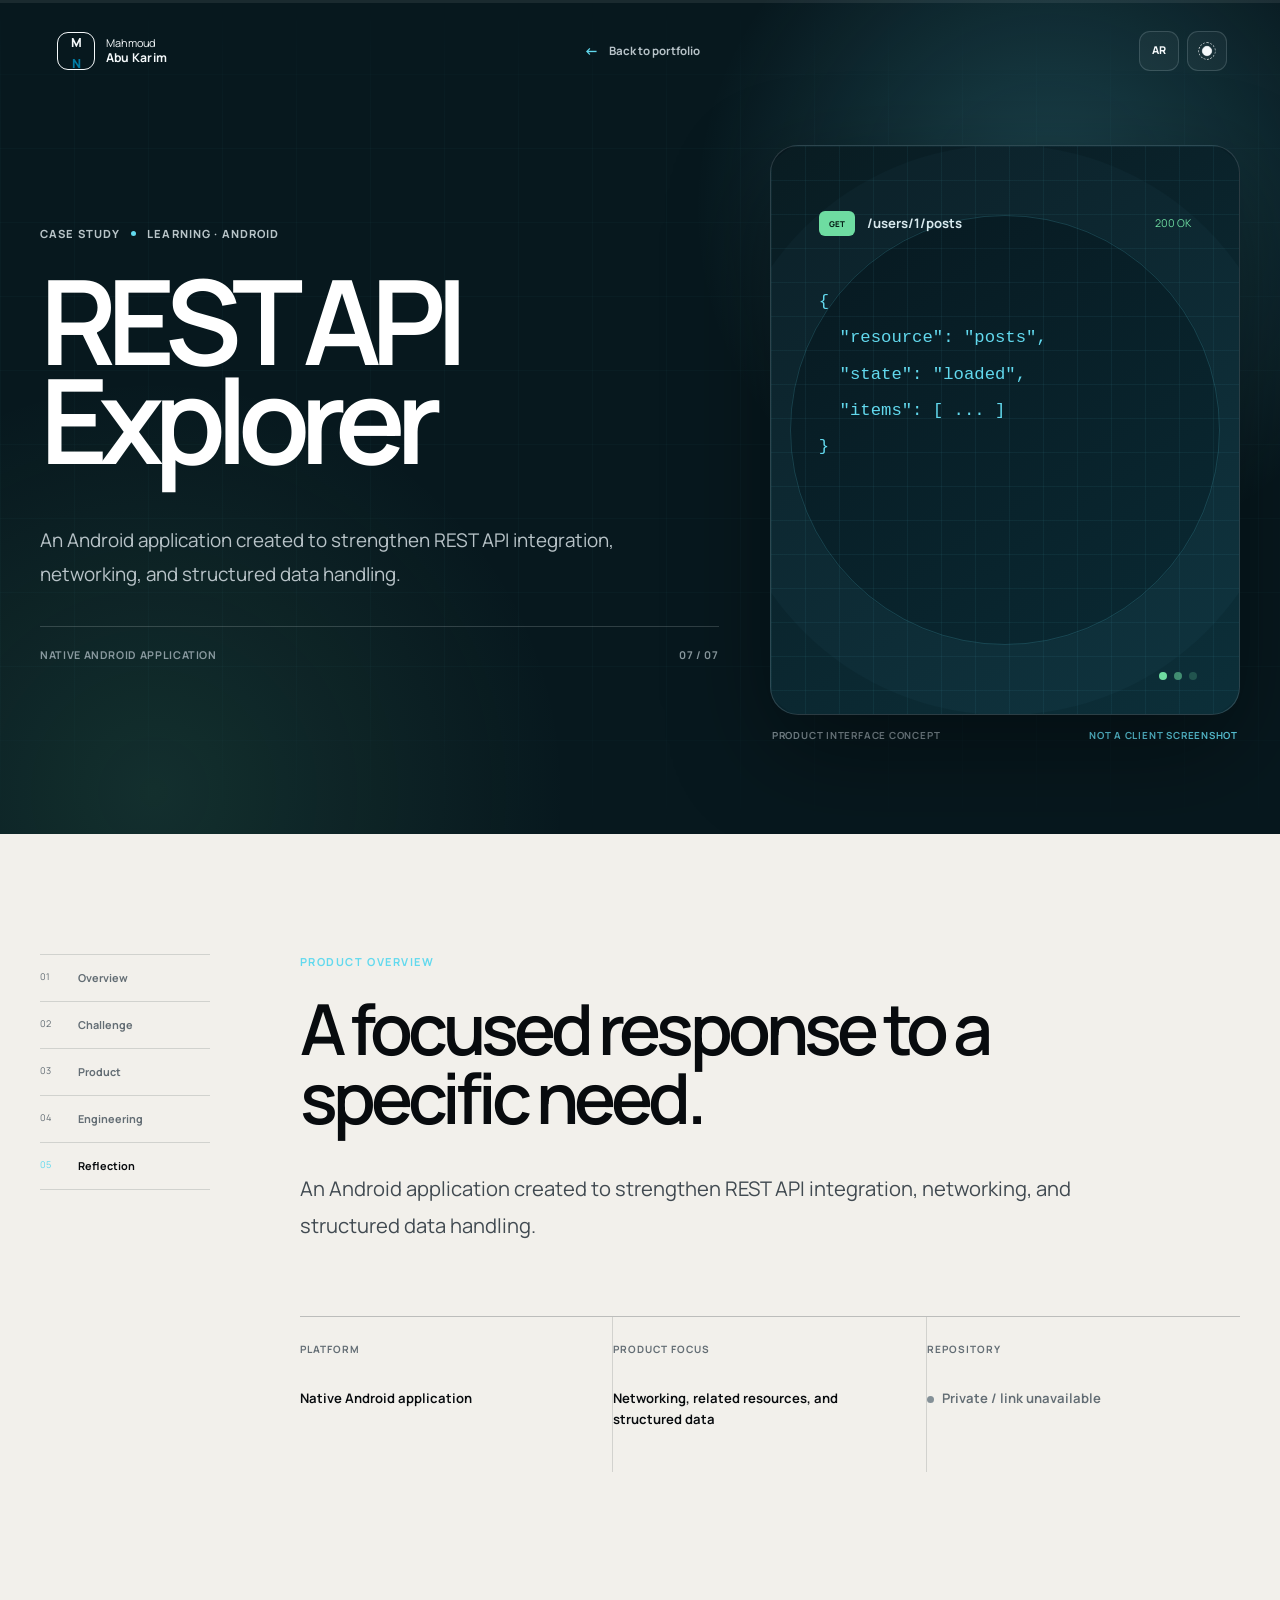
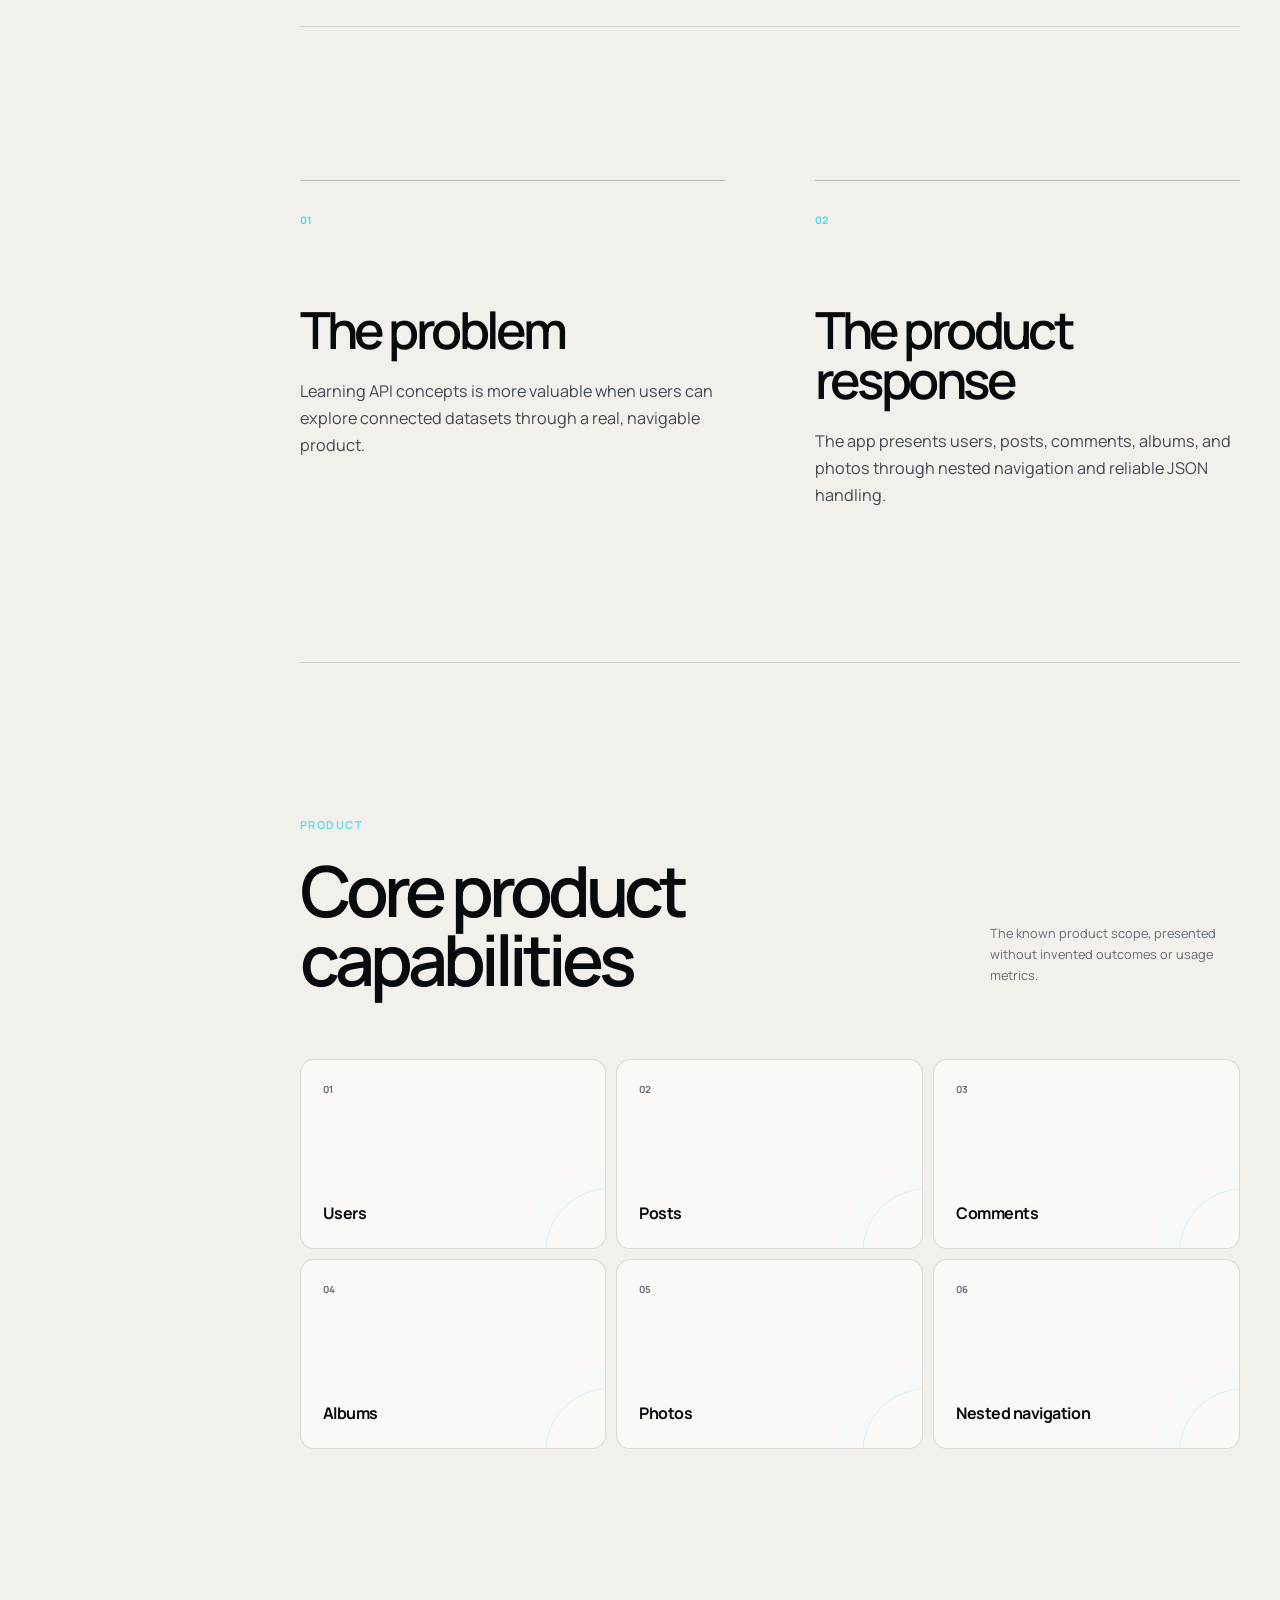
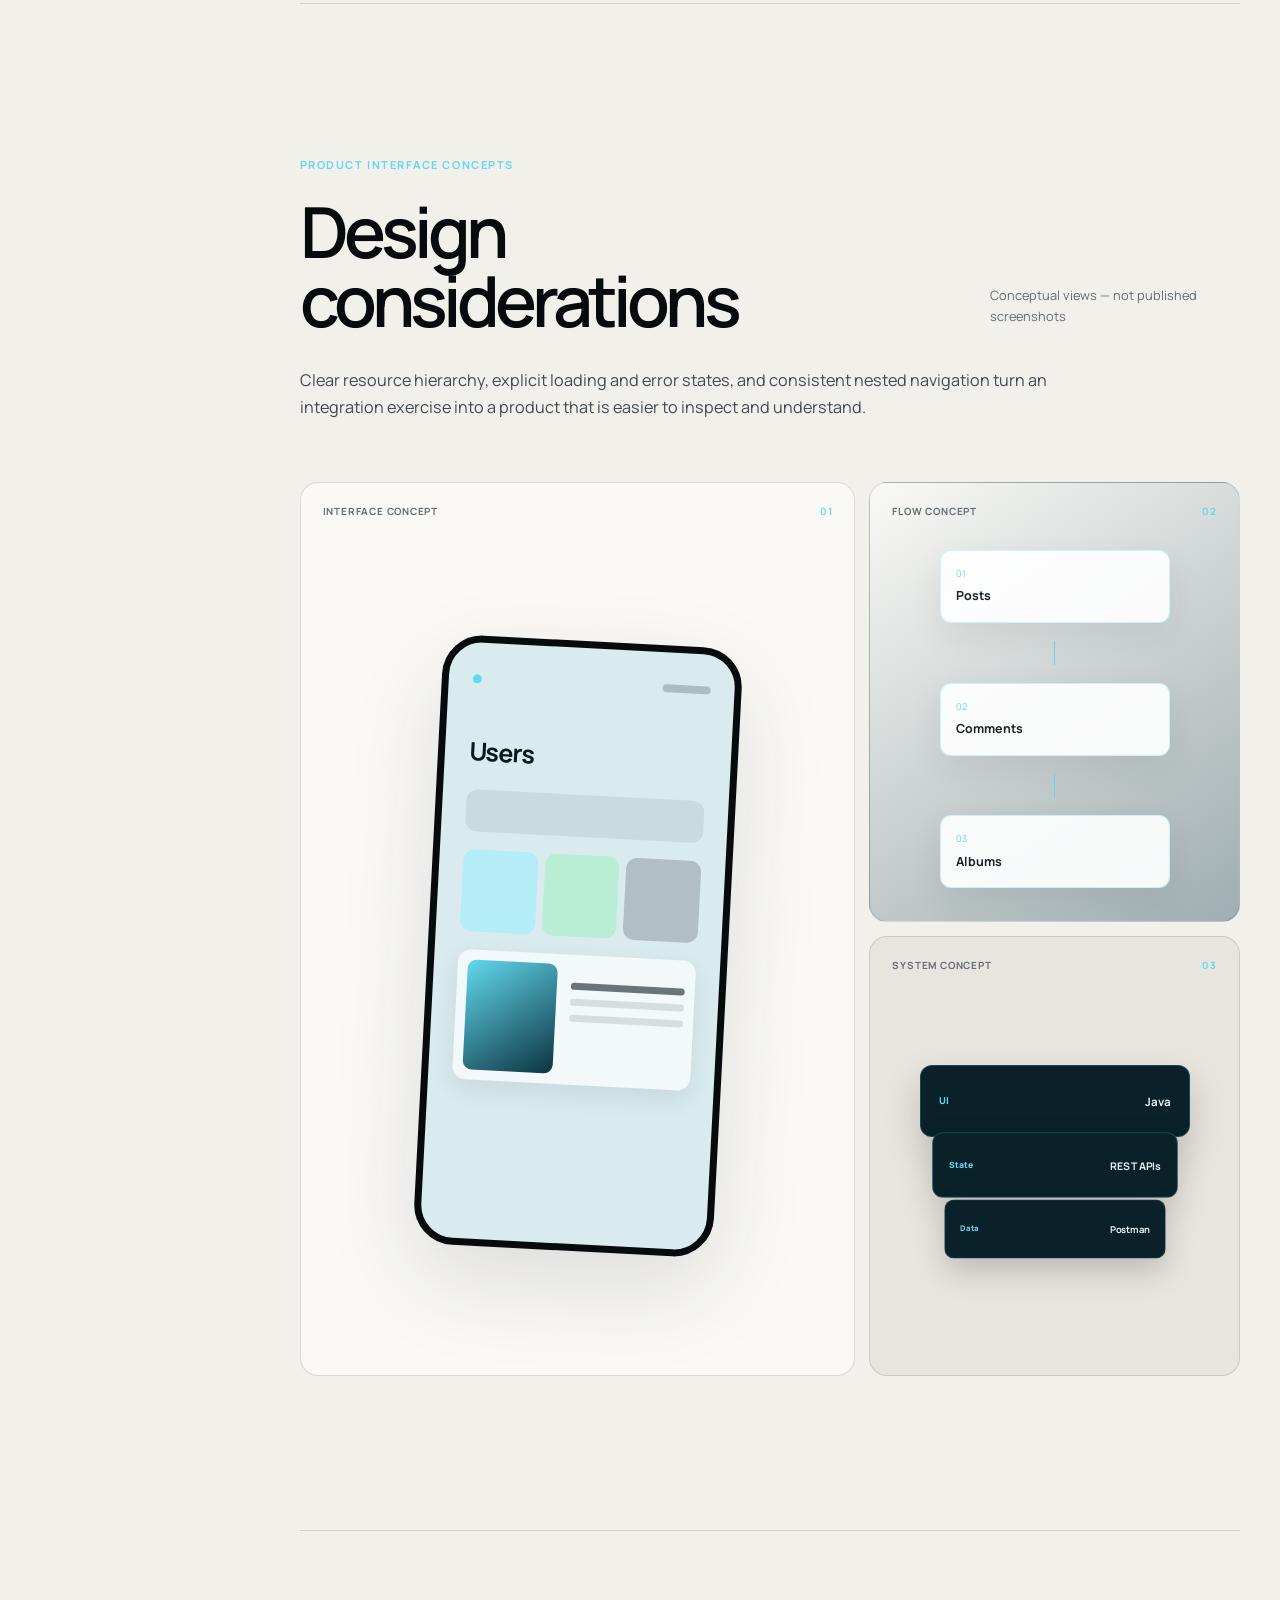
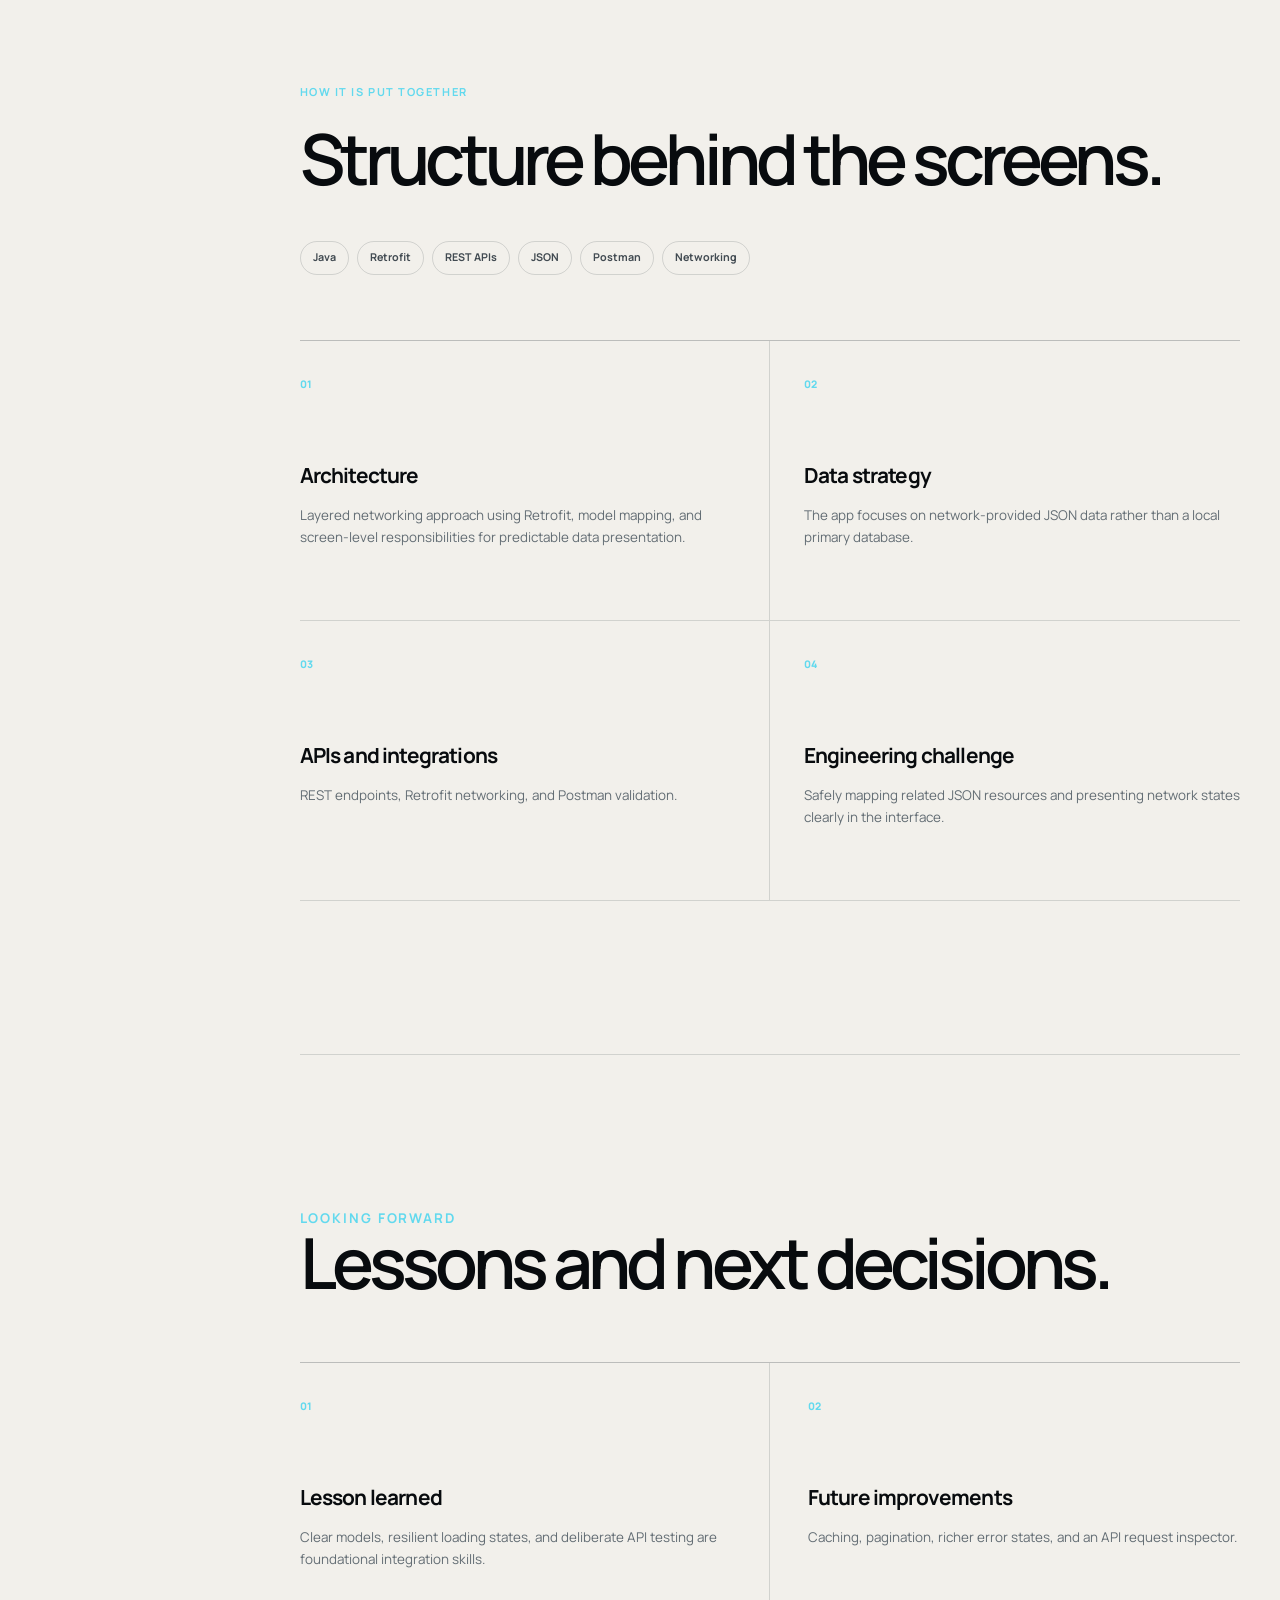
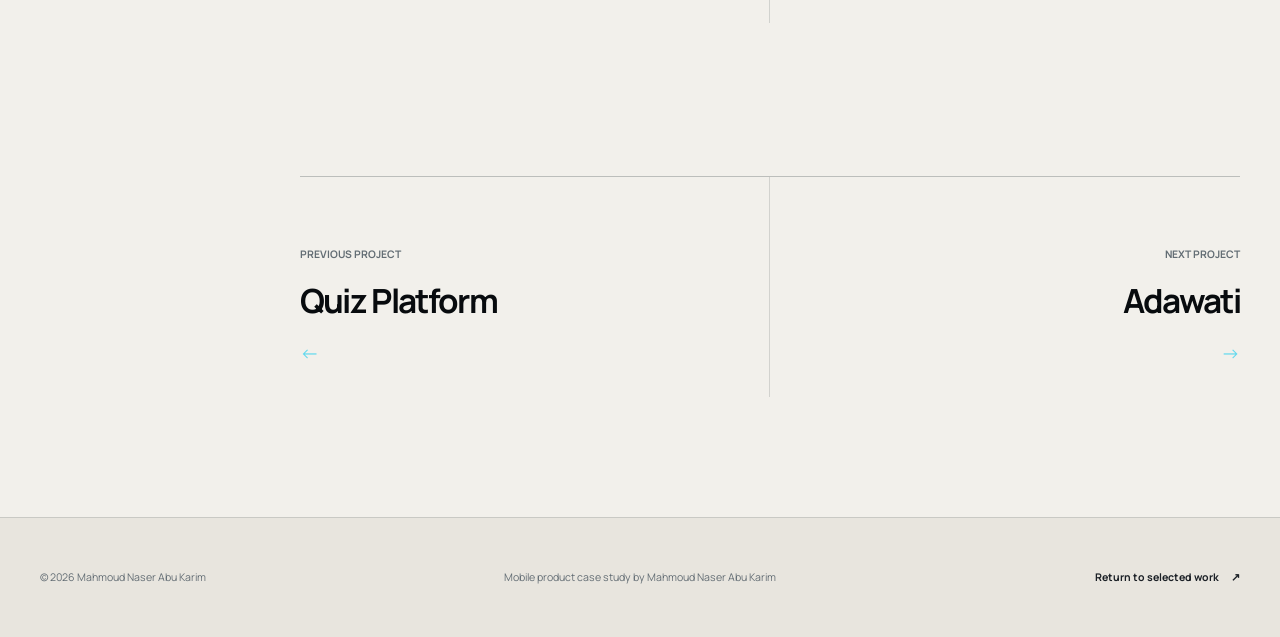
<file: projects/rest-api-explorer.html>
<!doctype html>
<html lang="en" dir="ltr" data-theme="dark">

<head>
  <meta charset="utf-8" />
  <meta name="viewport" content="width=device-width, initial-scale=1" />
  <meta name="description"
    content="REST API Explorer is an Android application for REST integration, networking, and structured data handling." />
  <meta name="theme-color" content="#090c11" />
  <meta property="og:title" content="REST API Explorer — Case study by Mahmoud Abu Karim" />
  <meta property="og:description"
    content="An Android application for REST integration, networking, and structured data handling." />
  <meta property="og:type" content="article" />
  <meta property="og:image" content="../og-portfolio.png" />
  <meta property="og:image:width" content="1536" />
  <meta property="og:image:height" content="1024" />
  <meta name="twitter:card" content="summary_large_image" />
  <title>REST API Explorer — Case study by Mahmoud Abu Karim</title>
  <link rel="preconnect" href="https://fonts.googleapis.com" />
  <link rel="preconnect" href="https://fonts.gstatic.com" crossorigin />
  <link
    href="https://fonts.googleapis.com/css2?family=Manrope:wght@400;500;600;700;800&family=Noto+Sans+Arabic:wght@400;500;600;700;800&display=swap"
    rel="stylesheet" />
  <script src="../i18n.js"></script>
  <link rel="stylesheet" href="../styles.css" />
  <link rel="stylesheet" href="project.css" />
</head>

<body data-project="rest-api-explorer">
  <div id="project-root">
    <main class="case-fallback"><a href="../index.html#work">← Back to portfolio</a>
      <h1>REST API Explorer</h1>
      <p>An Android application created to strengthen REST API integration, networking, and structured data handling.
      </p>
    </main>
  </div>
  <script src="project.js" defer></script>
  <script src="../script.js" defer></script>
</body>

</html>
</file>
<file: styles.css>
/*
  Mahmoud Abu Karim — portfolio design system
  One shared foundation for the homepage and case studies.
*/

:root {
  color-scheme: dark;
  --font-sans: "Manrope", "Segoe UI", sans-serif;
  --font-arabic: "Noto Sans Arabic", Tahoma, sans-serif;
  --page: #090c11;
  --page-deep: #05070a;
  --surface: #10151d;
  --surface-raised: #151c26;
  --surface-soft: #1b2430;
  --text: #f2f6f8;
  --text-strong: #ffffff;
  --muted: #9aa6b2;
  --muted-strong: #bcc5ce;
  --line: rgba(225, 239, 248, .14);
  --line-strong: rgba(225, 239, 248, .25);
  --accent: #50d5ff;
  --accent-strong: #8be8ff;
  --accent-ink: #03202a;
  --accent-soft: rgba(80, 213, 255, .12);
  --success: #68d99a;
  --shadow-sm: 0 10px 30px rgba(0, 0, 0, .18);
  --shadow-lg: 0 34px 100px rgba(0, 0, 0, .36);
  --radius-sm: 10px;
  --radius-md: 18px;
  --radius-lg: 28px;
  --radius-xl: 40px;
  --container: min(1440px, calc(100vw - 80px));
  --section-space: clamp(104px, 11vw, 180px);
  --ease: cubic-bezier(.22, .72, 0, 1);
}

html[data-theme="light"] {
  color-scheme: light;
  --page: #f2f0eb;
  --page-deep: #e8e5de;
  --surface: #faf9f6;
  --surface-raised: #ffffff;
  --surface-soft: #e8eced;
  --text: #1b2026;
  --text-strong: #080b0e;
  --muted: #636d74;
  --muted-strong: #414a51;
  --line: rgba(19, 29, 36, .14);
  --line-strong: rgba(19, 29, 36, .24);
  --accent: #007ba3;
  --accent-strong: #005f80;
  --accent-ink: #f5fdff;
  --accent-soft: rgba(0, 123, 163, .09);
  --success: #158a4e;
  --shadow-sm: 0 12px 32px rgba(30, 39, 44, .08);
  --shadow-lg: 0 34px 90px rgba(30, 39, 44, .13);
}

*,
*::before,
*::after {
  box-sizing: border-box;
}

html {
  scroll-behavior: smooth;
  scroll-padding-top: 96px;
  background: var(--page);
}

body {
  margin: 0;
  min-width: 320px;
  overflow-x: clip;
  background: var(--page);
  color: var(--text);
  font-family: var(--font-sans);
  font-size: clamp(14px, .25vw + 13px, 17px);
  line-height: 1.65;
  text-rendering: optimizeLegibility;
  -webkit-font-smoothing: antialiased;
}

body.menu-open {
  overflow: hidden;
}

html[dir="rtl"] body,
html[dir="rtl"] button,
html[dir="rtl"] input {
  font-family: var(--font-arabic);
}

img,
picture {
  display: block;
  max-width: 100%;
}

button,
input {
  font: inherit;
}

button,
a {
  -webkit-tap-highlight-color: transparent;
}

a {
  color: inherit;
}

::selection {
  background: var(--accent);
  color: var(--accent-ink);
}

:focus-visible {
  outline: 2px solid var(--accent);
  outline-offset: 4px;
}

.skip-link {
  position: fixed;
  z-index: 200;
  inset-block-start: 12px;
  inset-inline-start: 12px;
  padding: 11px 15px;
  border-radius: 8px;
  background: var(--accent);
  color: var(--accent-ink);
  font-weight: 800;
  text-decoration: none;
  transform: translateY(-150%);
  transition: transform .2s ease;
}

.skip-link:focus {
  transform: translateY(0);
}

.micro-label,
.section-kicker,
.section-rail,
.art-label,
.project-index,
.project-meta,
.availability-line,
.availability-large,
.concept-note,
.tech-list {
  font-size: .69rem;
  font-weight: 700;
  letter-spacing: .14em;
  line-height: 1.4;
  text-transform: uppercase;
}

html[dir="rtl"] .micro-label,
html[dir="rtl"] .section-kicker,
html[dir="rtl"] .section-rail,
html[dir="rtl"] .project-index,
html[dir="rtl"] .availability-line,
html[dir="rtl"] .availability-large,
html[dir="rtl"] .concept-note {
  letter-spacing: 0;
  text-transform: none;
}

.accent-text {
  color: var(--accent-strong);
  font-weight: 500;
}

/* Header */

.site-header {
  position: fixed;
  z-index: 100;
  inset-block-start: 18px;
  left: 50%;
  right: auto;
  width: var(--container);
  height: 66px;
  display: grid;
  grid-template-columns: minmax(190px, 1fr) auto minmax(250px, 1fr);
  align-items: center;
  gap: 24px;
  padding: 0 12px 0 16px;
  border: 1px solid transparent;
  border-radius: 16px;
  color: #f5f9fb;
  transform: translateX(-50%);
  transition: width .45s var(--ease), background-color .3s ease, border-color .3s ease, box-shadow .3s ease, backdrop-filter .3s ease;
}

.site-header.is-scrolled,
.site-header.menu-visible {
  width: min(1160px, calc(100vw - 32px));
  border-color: rgba(217, 236, 246, .14);
  background: rgba(8, 12, 17, .82);
  box-shadow: 0 16px 55px rgba(0, 0, 0, .28);
  backdrop-filter: blur(20px) saturate(130%);
}

html[data-theme="light"] .site-header.is-scrolled,
html[data-theme="light"] .site-header.menu-visible {
  border-color: rgba(17, 30, 38, .12);
  background: rgba(248, 247, 243, .88);
  color: #0c1115;
  box-shadow: 0 14px 45px rgba(26, 35, 41, .1);
}

.brand {
  display: inline-flex;
  align-items: center;
  gap: 11px;
  width: fit-content;
  color: inherit;
  text-decoration: none;
}

.brand-mark {
  width: 38px;
  height: 38px;
  display: grid;
  place-items: center;
  border: 1px solid currentColor;
  border-radius: 11px;
  font-size: .78rem;
  font-weight: 800;
  letter-spacing: -.08em;
}

.brand-mark>span {
  color: var(--accent);
}

.brand-name {
  display: flex;
  flex-direction: column;
  font-size: .68rem;
  line-height: 1.28;
  letter-spacing: .02em;
}

.brand-name b {
  font-size: .76rem;
}

.desktop-nav {
  display: flex;
  align-items: center;
  gap: 6px;
}

.desktop-nav a {
  position: relative;
  padding: 9px 12px;
  color: #aeb9c2;
  font-size: .75rem;
  font-weight: 650;
  text-decoration: none;
  transition: color .25s ease;
}

html[data-theme="light"] .site-header.is-scrolled .desktop-nav a {
  color: #5e686f;
}

.desktop-nav a::after {
  content: "";
  position: absolute;
  inset-inline: 12px;
  inset-block-end: 4px;
  height: 1px;
  background: var(--accent);
  transform: scaleX(0);
  transition: transform .35s var(--ease);
}

.desktop-nav a:hover,
.desktop-nav a[aria-current="true"] {
  color: currentColor;
}

.desktop-nav a[aria-current="true"]::after {
  transform: scaleX(1);
}

.header-actions {
  display: flex;
  align-items: center;
  justify-content: flex-end;
  gap: 8px;
}

.icon-button,
.menu-button,
.footer-control {
  border: 0;
  color: inherit;
  cursor: pointer;
}

.icon-button {
  width: 40px;
  height: 40px;
  display: grid;
  place-items: center;
  border: 1px solid rgba(230, 244, 250, .16);
  border-radius: 11px;
  background: rgba(255, 255, 255, .04);
  font-size: .67rem;
  font-weight: 800;
  transition: border-color .25s ease, background-color .25s ease, transform .25s var(--ease);
}

html[data-theme="light"] .site-header.is-scrolled .icon-button {
  border-color: rgba(14, 34, 45, .15);
  background: rgba(9, 30, 41, .03);
}

.icon-button:hover {
  border-color: var(--accent);
  background: var(--accent-soft);
  transform: translateY(-2px);
}

.theme-glyph {
  width: 14px;
  height: 14px;
  display: block;
  border: 1.5px solid currentColor;
  border-radius: 50%;
  box-shadow: inset 5px -4px 0 0 currentColor;
}

html[data-theme="light"] .theme-glyph {
  box-shadow: none;
  background: currentColor;
  transform: scale(.72);
  outline: 1px dashed currentColor;
  outline-offset: 4px;
}

.header-cta {
  min-height: 42px;
  display: inline-flex;
  align-items: center;
  gap: 20px;
  padding: 0 15px;
  border-radius: 11px;
  background: #f3f8fa;
  color: #0a1116;
  font-size: .72rem;
  font-weight: 800;
  text-decoration: none;
  transition: background-color .25s ease, color .25s ease, transform .25s var(--ease);
}

.header-cta:hover {
  background: var(--accent);
  color: var(--accent-ink);
  transform: translateY(-2px);
}

.header-cta i {
  color: #087796;
  font-size: .95rem;
  font-style: normal;
}

.menu-button {
  width: 42px;
  height: 42px;
  display: none;
  place-items: center;
  border: 1px solid rgba(230, 244, 250, .16);
  border-radius: 11px;
  background: rgba(255, 255, 255, .04);
}

.menu-button span {
  grid-area: 1 / 1;
  width: 18px;
  height: 1.5px;
  background: currentColor;
  transition: transform .35s var(--ease);
}

.menu-button span:first-child {
  transform: translateY(-4px);
}

.menu-button span:last-child {
  transform: translateY(4px);
}

.menu-button[aria-expanded="true"] span:first-child {
  transform: rotate(45deg);
}

.menu-button[aria-expanded="true"] span:last-child {
  transform: rotate(-45deg);
}

.mobile-menu {
  position: fixed;
  z-index: -1;
  inset: -18px calc((100vw - var(--container)) / -2);
  min-height: 100dvh;
  padding: 112px max(24px, calc((100vw - 720px) / 2)) 32px;
  background: rgba(6, 9, 13, .98);
  color: #f5f9fb;
  opacity: 0;
  visibility: hidden;
  pointer-events: none;
  transform: translateY(-14px);
  transition: opacity .3s ease, transform .4s var(--ease), visibility .4s;
}

html[data-theme="light"] .mobile-menu {
  background: rgba(245, 243, 238, .99);
  color: #0b1115;
}

.mobile-menu[aria-hidden="false"] {
  opacity: 1;
  visibility: visible;
  pointer-events: auto;
  transform: translateY(0);
}

.mobile-menu-inner {
  display: flex;
  min-height: calc(100dvh - 144px);
  flex-direction: column;
}

.mobile-menu .micro-label {
  margin: 0 0 26px;
  color: var(--accent);
}

.mobile-menu nav {
  border-top: 1px solid var(--line);
}

.mobile-menu nav a {
  display: grid;
  grid-template-columns: 40px 1fr;
  align-items: center;
  min-height: 76px;
  border-bottom: 1px solid var(--line);
  text-decoration: none;
}

.mobile-menu nav span {
  color: var(--muted);
  font-size: .68rem;
}

.mobile-menu nav b {
  font-size: clamp(1.35rem, 7vw, 2.2rem);
  letter-spacing: -.045em;
}

.mobile-menu-footer {
  display: flex;
  justify-content: space-between;
  gap: 20px;
  margin-top: auto;
  padding-top: 28px;
  color: var(--muted);
  font-size: .74rem;
}

.mobile-menu-footer p {
  margin: 0;
}

/* Hero */

.hero {
  position: relative;
  min-height: 880px;
  height: max(880px, 100svh);
  max-height: 1120px;
  display: grid;
  grid-template-columns: repeat(12, minmax(0, 1fr));
  align-items: center;
  gap: clamp(18px, 2.2vw, 34px);
  padding: 132px max(40px, calc((100vw - 1440px) / 2)) 84px;
  overflow: hidden;
  background:
    radial-gradient(circle at 82% 30%, rgba(58, 179, 224, .16), transparent 28%),
    radial-gradient(circle at 35% 115%, rgba(31, 102, 130, .13), transparent 36%),
    #090c11;
  color: #f2f6f8;
}

.hero-grid,
.contact-grid {
  position: absolute;
  inset: 0;
  pointer-events: none;
  opacity: .28;
  background-image:
    linear-gradient(rgba(167, 212, 232, .08) 1px, transparent 1px),
    linear-gradient(90deg, rgba(167, 212, 232, .08) 1px, transparent 1px);
  background-size: clamp(64px, 6vw, 96px) clamp(64px, 6vw, 96px);
  mask-image: linear-gradient(to bottom, transparent, black 12%, black 78%, transparent);
}

.hero-copy {
  position: relative;
  z-index: 2;
  grid-column: 1 / span 8;
  align-self: center;
  padding-top: 30px;
}

.hero-kicker {
  display: flex;
  align-items: center;
  gap: 28px;
  margin-bottom: clamp(30px, 4vh, 52px);
}

.hero-kicker .micro-label {
  margin: 0;
  color: #cbd4db;
}

.availability-line {
  display: flex;
  align-items: center;
  gap: 8px;
  margin: 0;
  color: #aeb9c2;
  letter-spacing: .08em;
}

.availability-line>span:first-child,
.availability-large>span:first-child {
  width: 7px;
  height: 7px;
  border-radius: 50%;
  background: var(--success);
  box-shadow: 0 0 0 5px rgba(104, 217, 154, .1);
}

.hero h1 {
  max-width: 1000px;
  margin: 0;
  font-size: clamp(3.8rem, 6.7vw, 7.6rem);
  font-weight: 650;
  letter-spacing: -.075em;
  line-height: .91;
}

.hero h1 span {
  display: block;
}

html[dir="rtl"] .hero h1,
html[dir="rtl"] h2,
html[dir="rtl"] .project-copy h3 {
  letter-spacing: -.035em;
}

.hero-summary {
  display: grid;
  grid-template-columns: minmax(170px, .72fr) minmax(300px, 1.45fr);
  gap: clamp(22px, 3vw, 52px);
  align-items: start;
  max-width: 830px;
  margin-top: clamp(28px, 4vh, 50px);
  padding-top: 24px;
  border-top: 1px solid rgba(225, 239, 248, .2);
}

.hero-summary p {
  margin: 0;
  color: #aeb9c2;
  font-size: clamp(.82rem, .18vw + .78rem, .98rem);
}

.hero-summary .role-line {
  color: #f2f6f8;
  font-weight: 700;
}

.hero-actions {
  display: flex;
  flex-wrap: wrap;
  gap: 12px;
  margin-top: 30px;
}

.button {
  min-height: 54px;
  display: inline-flex;
  align-items: center;
  justify-content: space-between;
  gap: 34px;
  padding: 0 19px;
  border: 1px solid transparent;
  border-radius: 12px;
  cursor: pointer;
  font-size: .76rem;
  font-weight: 800;
  line-height: 1;
  text-decoration: none;
  transition: transform .3s var(--ease), background-color .25s ease, border-color .25s ease, color .25s ease, box-shadow .3s ease;
}

.button i {
  font-size: 1rem;
  font-style: normal;
}

.button-primary {
  background: var(--accent);
  color: var(--accent-ink);
}

.button-primary:hover {
  background: var(--accent-strong);
  box-shadow: 0 14px 36px rgba(63, 194, 235, .2);
  transform: translateY(-3px);
}

.button-quiet,
.button-outline {
  border-color: rgba(225, 239, 248, .2);
  background: rgba(255, 255, 255, .025);
  color: #f2f6f8;
}

.button-quiet:hover,
.button-outline:hover {
  border-color: var(--accent);
  background: rgba(80, 213, 255, .08);
  transform: translateY(-3px);
}

.hero-capabilities {
  display: flex;
  flex-wrap: wrap;
  gap: 9px;
  margin-top: clamp(36px, 5vh, 62px);
}

.hero-capabilities span,
.project-meta span,
.tech-list span {
  display: inline-flex;
  align-items: center;
  min-height: 30px;
  padding: 0 10px;
  border: 1px solid rgba(225, 239, 248, .15);
  border-radius: 999px;
  color: #aeb9c2;
}

.hero-portrait {
  position: relative;
  z-index: 1;
  grid-column: 9 / -1;
  width: min(100%, 480px);
  justify-self: end;
}

.portrait-stage {
  position: relative;
  height: clamp(520px, 60vh, 690px);
  overflow: hidden;
  border: 1px solid rgba(220, 240, 248, .18);
  border-radius: 240px 240px 26px 26px;
  background: #dfe0df;
  box-shadow: var(--shadow-lg);
}

.portrait-stage::before {
  content: "";
  position: absolute;
  z-index: 3;
  inset: 0;
  background:
    linear-gradient(to bottom, transparent 55%, rgba(6, 10, 15, .6) 100%),
    linear-gradient(115deg, rgba(51, 184, 226, .08), transparent 48%);
  pointer-events: none;
}

.portrait-stage img {
  position: relative;
  z-index: 2;
  width: 100%;
  height: 100%;
  object-fit: cover;
  object-position: 50% 19%;
  filter: saturate(.84) contrast(1.03);
}

.portrait-stage.image-error img {
  display: none;
}

.portrait-backdrop {
  position: absolute;
  inset: 0;
  background: linear-gradient(160deg, #e9e9e7, #bdcbd0);
}

.portrait-fallback {
  position: absolute;
  z-index: 1;
  inset: 0;
  display: grid;
  place-items: center;
  color: #1e4c5d;
  font-size: 7rem;
  font-weight: 800;
  letter-spacing: -.1em;
}

.portrait-caption {
  position: absolute;
  z-index: 4;
  inset-inline: 20px;
  inset-block-end: 18px;
  display: flex;
  justify-content: space-between;
  gap: 12px;
  color: #eaf2f5;
  font-size: .65rem;
  font-weight: 700;
  letter-spacing: .08em;
  text-transform: uppercase;
}

html[dir="rtl"] .portrait-caption {
  letter-spacing: 0;
  text-transform: none;
}

.portrait-caption b {
  color: var(--accent);
}

.signal-card {
  position: absolute;
  z-index: 5;
  display: grid;
  grid-template-columns: auto 1fr auto;
  align-items: center;
  gap: 12px;
  min-width: 150px;
  padding: 12px 14px;
  border: 1px solid rgba(217, 239, 248, .19);
  border-radius: 12px;
  background: rgba(8, 15, 21, .79);
  box-shadow: var(--shadow-sm);
  backdrop-filter: blur(16px);
  color: #e7f3f8;
  font-size: .62rem;
}

.signal-card span {
  color: #81909c;
}

.signal-card b {
  letter-spacing: .12em;
}

.signal-card i {
  width: 7px;
  height: 7px;
  border-radius: 50%;
  background: var(--accent);
  box-shadow: 0 0 12px var(--accent);
}

.signal-card-top {
  inset-block-start: 13%;
  inset-inline-start: -48px;
}

.signal-card-bottom {
  inset-block-end: 14%;
  inset-inline-end: -28px;
}

.scroll-cue {
  position: absolute;
  z-index: 2;
  inset-inline-start: max(40px, calc((100vw - 1440px) / 2));
  inset-block-end: 28px;
  display: flex;
  align-items: center;
  gap: 14px;
  color: #7f8d97;
  font-size: .66rem;
  font-weight: 700;
  letter-spacing: .1em;
  text-decoration: none;
  text-transform: uppercase;
}

.scroll-cue i {
  position: relative;
  width: 72px;
  height: 1px;
  overflow: hidden;
  background: rgba(225, 239, 248, .2);
}

.scroll-cue i::after {
  content: "";
  position: absolute;
  inset: 0;
  background: var(--accent);
  transform: translateX(-105%);
  animation: scroll-cue 2.2s var(--ease) infinite;
}

html[dir="rtl"] .scroll-cue {
  letter-spacing: 0;
  text-transform: none;
}

html[dir="rtl"] .scroll-cue i::after {
  animation-name: scroll-cue-rtl;
}

@keyframes scroll-cue {

  55%,
  100% {
    transform: translateX(105%);
  }
}

@keyframes scroll-cue-rtl {

  55%,
  100% {
    transform: translateX(-105%);
  }

  from {
    transform: translateX(105%);
  }
}

/* Shared section layout */

.section {
  position: relative;
  display: grid;
  grid-template-columns: minmax(54px, .75fr) minmax(0, 11.25fr);
  gap: clamp(24px, 3vw, 56px);
  width: var(--container);
  margin-inline: auto;
  padding-block: var(--section-space);
}

.section-rail {
  display: flex;
  flex-direction: column;
  align-items: center;
  gap: 22px;
  padding-top: 6px;
  color: var(--muted);
}

.section-rail p {
  margin: 0;
  writing-mode: vertical-rl;
}

html[dir="rtl"] .section-rail p {
  writing-mode: vertical-lr;
}

.section-rail::after {
  content: "";
  width: 1px;
  min-height: 92px;
  flex: 1;
  max-height: 190px;
  background: var(--line);
}

.section-content {
  min-width: 0;
}

.section-kicker {
  margin: 0 0 24px;
  color: var(--accent);
}

.section h2,
.contact-section h2 {
  margin: 0;
  color: var(--text-strong);
  font-size: clamp(2.7rem, 5.5vw, 6.3rem);
  font-weight: 600;
  letter-spacing: -.07em;
  line-height: .96;
}

.section h2 span,
.contact-section h2 span {
  display: block;
}

.profile-section {
  min-height: 900px;
}

.editorial-intro {
  display: grid;
  grid-template-columns: repeat(10, minmax(0, 1fr));
  gap: 24px;
}

.editorial-intro .section-kicker {
  grid-column: 1 / -1;
}

.editorial-intro h2 {
  grid-column: 1 / span 7;
}

.intro-copy {
  grid-column: 8 / -1;
  align-self: end;
  padding-bottom: 6px;
  color: var(--muted-strong);
}

.intro-copy p {
  margin: 0;
}

.intro-copy p+p {
  margin-top: 22px;
}

.process-line {
  display: grid;
  grid-template-columns: repeat(4, minmax(0, 1fr));
  gap: 0;
  margin: clamp(70px, 9vw, 130px) 0 0;
  padding: 0;
  border-top: 1px solid var(--line-strong);
  list-style: none;
}

.process-line li {
  position: relative;
  min-height: 255px;
  padding: 28px clamp(18px, 2vw, 30px) 24px 0;
  border-inline-end: 1px solid var(--line);
}

html[dir="rtl"] .process-line li {
  padding-inline: 0 clamp(18px, 2vw, 30px);
}

.process-line li:last-child {
  border-inline-end: 0;
}

.process-line li::before {
  content: "";
  position: absolute;
  inset-block-start: -4px;
  inset-inline-start: 0;
  width: 7px;
  height: 7px;
  border-radius: 50%;
  background: var(--accent);
}

.process-line li>span {
  color: var(--muted);
  font-size: .68rem;
  font-weight: 700;
}

.process-line div {
  margin-top: 70px;
}

.process-line h3 {
  margin: 0;
  font-size: 1.15rem;
  letter-spacing: -.035em;
}

.process-line p {
  max-width: 235px;
  margin: 10px 0 0;
  color: var(--muted);
  font-size: .82rem;
}

/* Craft */

.craft-section {
  width: 100%;
  padding-inline: max(40px, calc((100vw - 1440px) / 2));
  background: var(--surface);
}

.craft-heading,
.expertise-heading,
.work-heading {
  display: grid;
  grid-template-columns: minmax(0, 7fr) minmax(260px, 3fr);
  gap: clamp(40px, 6vw, 100px);
  align-items: end;
}

.craft-heading>p,
.expertise-heading>p,
.work-heading>p {
  margin: 0 0 8px;
  color: var(--muted-strong);
}

.artifact-stage {
  display: grid;
  grid-template-columns: 1.35fr .9fr;
  min-height: 660px;
  margin-top: clamp(60px, 8vw, 110px);
  border: 1px solid var(--line);
  border-radius: var(--radius-lg);
  overflow: hidden;
  background: var(--page-deep);
  box-shadow: var(--shadow-lg);
}

.flow-board {
  display: flex;
  flex-direction: column;
  min-width: 0;
  padding: clamp(24px, 4vw, 54px);
  border-inline-end: 1px solid var(--line);
  background:
    linear-gradient(rgba(133, 189, 211, .055) 1px, transparent 1px),
    linear-gradient(90deg, rgba(133, 189, 211, .055) 1px, transparent 1px),
    #0c1118;
  background-size: 36px 36px;
}

.flow-title {
  display: flex;
  justify-content: space-between;
  align-items: center;
  color: #8d9ca7;
  font-size: .65rem;
  font-weight: 700;
  letter-spacing: .13em;
}

.flow-title i {
  width: 7px;
  height: 7px;
  border-radius: 50%;
  background: var(--success);
}

.flow-canvas {
  position: relative;
  flex: 1;
  min-height: 420px;
}

.flow-node {
  position: absolute;
  z-index: 2;
  width: clamp(100px, 10vw, 142px);
  min-height: 82px;
  display: flex;
  flex-direction: column;
  justify-content: space-between;
  padding: 14px;
  border: 1px solid rgba(137, 216, 245, .28);
  border-radius: 10px;
  background: rgba(15, 29, 39, .9);
  color: #d8e4e9;
}

.flow-node span {
  color: #71818d;
  font-size: .6rem;
}

.flow-node b {
  font-size: .74rem;
}

.node-one {
  inset-block-start: 20%;
  inset-inline-start: 0;
}

.node-two {
  inset-block-start: 3%;
  inset-inline-start: 36%;
}

.node-three {
  inset-block-start: 50%;
  inset-inline-start: 41%;
}

.node-four {
  inset-block-start: 28%;
  inset-inline-end: 0;
  border-color: var(--accent);
}

.flow-path {
  position: absolute;
  z-index: 1;
  height: 1px;
  background: linear-gradient(90deg, rgba(80, 213, 255, .16), var(--accent));
  transform-origin: left;
}

.path-one {
  width: 34%;
  inset-block-start: 32%;
  inset-inline-start: 16%;
  transform: rotate(-24deg);
}

.path-two {
  width: 25%;
  inset-block-start: 31%;
  inset-inline-start: 49%;
  transform: rotate(69deg);
}

.path-three {
  width: 39%;
  inset-block-start: 53%;
  inset-inline-start: 56%;
  transform: rotate(-24deg);
}

.token-row {
  display: flex;
  align-items: center;
  gap: 10px;
  padding-top: 24px;
  border-top: 1px solid rgba(225, 239, 248, .12);
  color: #8d9ca7;
  font-size: .66rem;
}

.token-row i {
  width: 23px;
  height: 23px;
  border-radius: 50%;
  background: var(--accent);
}

.token-row i:nth-child(2) {
  background: #d4e5e8;
}

.token-row i:nth-child(3) {
  background: #111b24;
  border: 1px solid #4a5a66;
}

.token-row span {
  margin-inline-start: auto;
}

.token-row span+span {
  margin-inline-start: 10px;
}

.interface-concept {
  position: relative;
  display: grid;
  place-items: center;
  min-height: 640px;
  padding: 70px 28px 28px;
  overflow: hidden;
  background: radial-gradient(circle at 50% 25%, rgba(80, 213, 255, .22), transparent 30%), linear-gradient(155deg, #102432, #081018 70%);
}

.interface-concept::after {
  content: "";
  position: absolute;
  width: 430px;
  height: 430px;
  border: 1px solid rgba(90, 213, 255, .13);
  border-radius: 50%;
}

.concept-note {
  position: absolute;
  z-index: 3;
  inset-block-start: 22px;
  inset-inline: 24px;
  display: flex;
  justify-content: space-between;
  gap: 12px;
  color: #9eafb9;
  letter-spacing: .08em;
}

.concept-note b {
  color: var(--accent);
  font-weight: 700;
}

.concept-phone,
.project-phone {
  position: relative;
  z-index: 2;
  width: min(270px, 80%);
  height: 530px;
  padding: 24px 18px 16px;
  border: 7px solid #030608;
  border-radius: 36px;
  background: #eff5f3;
  color: #0c1920;
  box-shadow: 0 28px 70px rgba(0, 0, 0, .55), inset 0 0 0 1px rgba(255, 255, 255, .5);
  transform: rotate(4deg);
}

.phone-status,
.mock-status {
  display: flex;
  justify-content: space-between;
  font-size: 7px;
  font-weight: 800;
}

.phone-status i,
.mock-status i {
  width: 24px;
  height: 6px;
  border-top: 2px solid currentColor;
  border-bottom: 2px dotted currentColor;
}

.phone-heading {
  margin-top: 36px;
}

.phone-heading small {
  color: #087a95;
  font-size: 8px;
  font-weight: 800;
  letter-spacing: .12em;
}

.phone-heading b {
  display: block;
  margin-top: 8px;
  font-size: 24px;
  letter-spacing: -.06em;
  line-height: 1.05;
}

.phone-search {
  display: flex;
  align-items: center;
  gap: 10px;
  height: 38px;
  margin-top: 23px;
  padding: 0 12px;
  border-radius: 10px;
  background: #dfe9e6;
  color: #6c7978;
  font-size: 9px;
}

.phone-search i {
  width: 10px;
  height: 10px;
  border: 1px solid currentColor;
  border-radius: 50%;
}

.phone-grid {
  display: grid;
  grid-template-columns: repeat(4, 1fr);
  gap: 6px;
  margin-top: 18px;
}

.phone-grid i {
  aspect-ratio: 1;
  border-radius: 8px;
  background: #8ed9e7;
}

.phone-grid i:nth-child(2) {
  background: #d7bd79;
}

.phone-grid i:nth-child(3) {
  background: #a8c48e;
}

.phone-grid i:nth-child(4) {
  background: #c3b0d8;
}

.phone-card {
  display: grid;
  grid-template-columns: 72px 1fr;
  gap: 12px;
  margin-top: 18px;
  padding: 10px;
  border-radius: 12px;
  background: white;
  box-shadow: 0 8px 20px rgba(34, 58, 61, .1);
}

.phone-card>span {
  height: 85px;
  border-radius: 9px;
  background: linear-gradient(145deg, #b9d8dc, #579aaa);
}

.phone-card div {
  padding-top: 10px;
}

.phone-card i {
  display: block;
  height: 7px;
  margin-bottom: 10px;
  border-radius: 8px;
  background: #17282c;
}

.phone-card i+i {
  width: 60%;
  background: #9fb2b3;
}

.phone-nav,
.mock-nav {
  position: absolute;
  inset-inline: 20px;
  inset-block-end: 18px;
  display: flex;
  justify-content: space-around;
  align-items: center;
  height: 36px;
  border-radius: 12px;
  background: #14262c;
}

.phone-nav i,
.mock-nav i {
  width: 7px;
  height: 7px;
  border-radius: 50%;
  background: #7a9094;
}

.phone-nav i:first-child,
.mock-nav i:first-child {
  width: 19px;
  border-radius: 7px;
  background: var(--accent);
}

.craft-principles {
  display: grid;
  grid-template-columns: repeat(3, minmax(0, 1fr));
  gap: 0;
  margin-top: 26px;
  border-top: 1px solid var(--line);
}

.craft-principles article {
  min-height: 225px;
  padding: 28px 32px 22px 0;
  border-inline-end: 1px solid var(--line);
}

html[dir="rtl"] .craft-principles article {
  padding-inline: 0 32px;
}

.craft-principles article:last-child {
  border-inline-end: 0;
}

.craft-principles article>span {
  color: var(--accent);
  font-size: .67rem;
  font-weight: 800;
}

.craft-principles h3 {
  margin: 46px 0 10px;
  font-size: 1.05rem;
}

.craft-principles p {
  max-width: 330px;
  margin: 0;
  color: var(--muted);
  font-size: .82rem;
}

/* Expertise */

.expertise-section {
  min-height: 900px;
}

.skill-browser {
  margin-top: clamp(56px, 7vw, 96px);
}

.skill-filter-row {
  display: grid;
  grid-template-columns: repeat(5, minmax(0, 1fr));
  gap: 8px;
}

.skill-filter-row button {
  min-width: 0;
  min-height: 76px;
  display: flex;
  align-items: center;
  gap: 13px;
  padding: 14px 16px;
  border: 1px solid var(--line);
  border-radius: 16px;
  background: transparent;
  color: var(--muted);
  cursor: pointer;
  font: inherit;
  text-align: start;
  transition: color .25s ease, border-color .25s ease, background-color .25s ease, transform .25s var(--ease);
}

.skill-filter-row button:hover {
  color: var(--text-strong);
  border-color: var(--line-strong);
  transform: translateY(-2px);
}

.skill-filter-row button[aria-pressed="true"] {
  color: var(--text-strong);
  border-color: color-mix(in srgb, var(--accent) 48%, var(--line));
  background: var(--accent-soft);
}

.skill-filter-row button span {
  color: var(--accent);
  font-size: .62rem;
  font-weight: 800;
}

.skill-filter-row button b {
  overflow: hidden;
  font-size: .73rem;
  font-weight: 750;
  line-height: 1.25;
  text-overflow: ellipsis;
}

.skill-panel {
  margin-top: 18px;
  padding: clamp(22px, 3vw, 38px);
  border: 1px solid var(--line);
  border-radius: 24px;
  background: var(--surface);
  box-shadow: var(--shadow-sm);
}

.skill-panel-head {
  display: grid;
  grid-template-columns: minmax(0, 1fr) auto;
  align-items: start;
  gap: 30px;
  padding-bottom: 30px;
  border-bottom: 1px solid var(--line);
}

.skill-panel-head p {
  max-width: 650px;
  margin: 0;
  color: var(--muted-strong);
  font-size: clamp(.9rem, 1.2vw, 1rem);
  line-height: 1.75;
}

.skill-panel-head>span {
  color: var(--accent);
  font-size: .7rem;
  font-weight: 850;
  letter-spacing: .1em;
}

.skill-grid {
  display: grid;
  grid-template-columns: repeat(3, minmax(0, 1fr));
  gap: 10px;
  margin-top: 30px;
}

.skill-card {
  position: relative;
  isolation: isolate;
  min-width: 0;
  min-height: 144px;
  display: grid;
  grid-template-columns: 62px minmax(0, 1fr);
  align-items: center;
  gap: 18px;
  padding: 20px;
  border: 1px solid var(--line);
  border-radius: 18px;
  background: color-mix(in srgb, var(--surface-raised) 66%, transparent);
  overflow: hidden;
  transition: border-color .3s ease, background-color .3s ease, box-shadow .35s ease, transform .42s var(--ease);
}

.skill-card::before {
  content: "";
  position: absolute;
  z-index: -1;
  inset: 0;
  background: linear-gradient(118deg, transparent 18%, color-mix(in srgb, var(--accent) 10%, transparent) 48%, transparent 76%);
  transform: translateX(-115%);
  transition: transform .7s var(--ease);
}

.skill-card::after {
  content: "";
  position: absolute;
  z-index: -1;
  width: 110px;
  aspect-ratio: 1;
  inset-inline-end: -46px;
  inset-block-start: -52px;
  border-radius: 50%;
  background: radial-gradient(circle, color-mix(in srgb, var(--accent) 22%, transparent), transparent 68%);
  opacity: 0;
  transform: scale(.72);
  transition: opacity .35s ease, transform .45s var(--ease);
}

.skill-card:hover {
  border-color: color-mix(in srgb, var(--accent) 54%, var(--line));
  background: var(--surface-raised);
  box-shadow: 0 18px 44px rgba(0, 0, 0, .2), inset 0 1px rgba(255, 255, 255, .06);
  transform: translateY(-7px) scale(1.012);
}

.skill-card:hover::before {
  transform: translateX(115%);
}

.skill-card:hover::after {
  opacity: 1;
  transform: scale(1);
}

.skill-card[hidden] {
  display: none;
}

.skill-card.is-entering {
  animation: skill-card-reveal .5s var(--ease) both;
  animation-delay: calc(var(--skill-order, 0) * 48ms);
}

.skill-card h3 {
  margin: 0;
  color: var(--text-strong);
  font-size: clamp(.96rem, 1.1vw, 1.08rem);
  letter-spacing: -.025em;
  line-height: 1.25;
  transition: color .25s ease, transform .35s var(--ease);
}

.skill-card:hover h3 {
  color: var(--accent-strong);
  transform: translateX(4px);
}

html[dir="rtl"] .skill-card:hover h3 {
  transform: translateX(-4px);
}

.skill-card p {
  margin: 8px 0 0;
  color: var(--muted);
  font-size: .65rem;
  font-weight: 700;
  letter-spacing: .06em;
  text-transform: uppercase;
}

html[dir="rtl"] .skill-card p {
  letter-spacing: 0;
}

.skill-icon {
  position: relative;
  width: 62px;
  height: 62px;
  display: grid;
  place-items: center;
  flex: 0 0 auto;
  overflow: hidden;
  border: 1px solid color-mix(in srgb, var(--accent) 25%, var(--line));
  border-radius: 17px;
  background: color-mix(in srgb, var(--surface-soft) 74%, transparent);
  color: var(--accent);
  box-shadow: inset 0 1px rgba(255, 255, 255, .06);
  transition: border-color .3s ease, box-shadow .35s ease, transform .45s var(--ease);
}

.skill-icon>i {
  display: block;
  font-style: normal;
  font-size: 2.2rem;
  line-height: 1;
  transition: filter .35s ease, transform .45s var(--ease);
}

.skill-logo-image {
  width: 34px;
  height: 34px;
  object-fit: contain;
  filter: invert(33%) sepia(42%) saturate(1670%) hue-rotate(210deg) brightness(88%);
  transition: filter .35s ease, transform .45s var(--ease);
}

.brand-skill-icon {
  background: #f7f9fa;
  border-color: rgba(11, 25, 34, .12);
}

.system-skill-icon {
  background: linear-gradient(145deg, var(--accent-soft), color-mix(in srgb, var(--surface-soft) 76%, transparent));
}

.system-skill-icon>i {
  color: var(--accent);
  font-family: "Material Icons Round";
  font-size: 2rem;
  font-weight: 400;
  letter-spacing: normal;
  text-transform: none;
  white-space: nowrap;
  word-wrap: normal;
  direction: ltr;
  -webkit-font-feature-settings: "liga";
  -webkit-font-smoothing: antialiased;
}

.github-skill-icon>i {
  color: #181717;
}

.skill-card:hover .skill-icon {
  border-color: color-mix(in srgb, var(--accent) 54%, var(--line));
  box-shadow: 0 11px 24px rgba(0, 0, 0, .19), 0 0 0 5px color-mix(in srgb, var(--accent) 8%, transparent);
  transform: translateY(-3px) rotate(-3deg) scale(1.08);
}

html[dir="rtl"] .skill-card:hover .skill-icon {
  transform: translateY(-3px) rotate(3deg) scale(1.08);
}

.skill-card:hover .skill-icon>i {
  filter: saturate(1.12) contrast(1.04);
  transform: scale(1.08);
}

.skill-card:hover .skill-logo-image {
  filter: invert(33%) sepia(42%) saturate(1900%) hue-rotate(210deg) brightness(94%);
  transform: scale(1.08);
}

@keyframes skill-card-reveal {
  from {
    opacity: 0;
    transform: translateY(16px) scale(.97);
  }

  to {
    opacity: 1;
    transform: translateY(0) scale(1);
  }
}

/* Services */

.services-section {
  width: 100%;
  padding-inline: max(40px, calc((100vw - 1440px) / 2));
  background: var(--surface-raised);
}

.services-heading {
  max-width: 980px;
}

.service-list {
  margin-top: clamp(60px, 8vw, 110px);
  border-top: 1px solid var(--line-strong);
}

.service-list article {
  display: grid;
  grid-template-columns: 70px minmax(0, 1fr) minmax(140px, .35fr);
  gap: 26px;
  align-items: start;
  min-height: 190px;
  padding: 30px 0;
  border-bottom: 1px solid var(--line);
}

.service-list article>span {
  color: var(--accent);
  font-size: .67rem;
  font-weight: 800;
}

.service-list h3 {
  margin: 0;
  color: var(--text-strong);
  font-size: clamp(1.35rem, 2.4vw, 2rem);
  letter-spacing: -.05em;
}

.service-list p {
  max-width: 720px;
  margin: 14px 0 0;
  color: var(--muted);
  font-size: .86rem;
}

.service-list b {
  justify-self: end;
  color: var(--muted);
  font-size: .66rem;
  letter-spacing: .08em;
  text-transform: uppercase;
}

html[dir="rtl"] .service-list b {
  letter-spacing: 0;
  text-transform: none;
}

/* Project storytelling */

.work-section {
  width: 100%;
  padding-inline: max(40px, calc((100vw - 1440px) / 2));
  background: var(--page-deep);
}

.project-list {
  margin-top: clamp(70px, 9vw, 130px);
}

.project-card {
  min-width: 0;
}

.project-card>a {
  display: block;
  color: inherit;
  text-decoration: none;
}

.project-art {
  position: relative;
  height: 460px;
  overflow: hidden;
  border: 1px solid rgba(229, 241, 247, .12);
  border-radius: var(--radius-md);
  transition: border-color .35s ease, transform .55s var(--ease), box-shadow .55s var(--ease);
}

.project-card>a:hover .project-art,
.project-card>a:focus-visible .project-art {
  border-color: rgba(80, 213, 255, .52);
  box-shadow: 0 30px 80px rgba(0, 0, 0, .3);
  transform: translateY(-6px);
}

.project-card>a:focus-visible {
  outline: 0;
}

.project-card>a:focus-visible .project-copy h3 {
  text-decoration: underline;
  text-decoration-thickness: 1px;
  text-underline-offset: 5px;
}

.project-featured .project-art {
  height: clamp(580px, 65vw, 760px);
}

.art-label {
  position: absolute;
  z-index: 7;
  inset-block-start: 22px;
  inset-inline: 24px;
  display: flex;
  justify-content: space-between;
  color: rgba(244, 249, 251, .68);
  font-size: .62rem;
}

.art-label b {
  color: #fff;
}

.project-copy {
  padding: 24px 2px 0;
}

.project-index {
  display: flex;
  justify-content: space-between;
  align-items: center;
  color: var(--muted);
}

.project-index i {
  color: var(--accent);
  font-size: 1rem;
  font-style: normal;
  transition: transform .3s var(--ease);
}

.project-card>a:hover .project-index i {
  transform: translate(4px, -4px);
}

html[dir="rtl"] .project-card>a:hover .project-index i {
  transform: translate(-4px, -4px);
}

.project-copy h3 {
  margin: 9px 0 10px;
  color: #f6fafb;
  font-size: clamp(2rem, 3.3vw, 4.2rem);
  letter-spacing: -.065em;
  line-height: 1;
}

.project-copy>p {
  max-width: 780px;
  margin: 0;
  color: #9eabb4;
  font-size: .86rem;
}

.project-meta {
  display: flex;
  flex-wrap: wrap;
  gap: 7px;
  margin-top: 20px;
  letter-spacing: .02em;
  text-transform: none;
}

.project-meta span {
  min-height: 27px;
  color: #aeb9c2;
  font-size: .62rem;
}

.project-grid {
  display: grid;
  grid-template-columns: repeat(2, minmax(0, 1fr));
  gap: clamp(58px, 8vw, 110px) 24px;
  margin-top: clamp(80px, 11vw, 150px);
}

.project-shift {
  transform: translateY(100px);
}

.project-wide {
  grid-column: 1 / -1;
}

.project-wide .project-art {
  height: 510px;
}

.project-small .project-art {
  height: 400px;
}

.project-small .project-copy h3 {
  font-size: clamp(2rem, 3vw, 3.1rem);
}

/* Adawati visual */
.adawati-art {
  background: radial-gradient(circle at 27% 30%, rgba(96, 214, 207, .16), transparent 27%), linear-gradient(145deg, #0a292e, #071317 70%);
}

.adawati-art::before {
  content: "";
  position: absolute;
  inset: 0;
  background-image: linear-gradient(rgba(116, 211, 211, .08) 1px, transparent 1px), linear-gradient(90deg, rgba(116, 211, 211, .08) 1px, transparent 1px);
  background-size: 54px 54px;
  mask-image: linear-gradient(to right, black, transparent 66%);
}

.adawati-map {
  position: absolute;
  inset: 15% 50% 15% 5%;
  border: 1px solid rgba(113, 217, 210, .16);
  border-radius: 50%;
  transform: rotate(-12deg);
}

.adawati-map::before,
.adawati-map::after {
  content: "";
  position: absolute;
  inset: 18%;
  border: inherit;
  border-radius: inherit;
}

.adawati-map::after {
  inset: 36%;
}

.adawati-map i {
  position: absolute;
  width: 7px;
  height: 7px;
  border-radius: 50%;
  background: #5cd4d0;
  box-shadow: 0 0 0 6px rgba(92, 212, 208, .1);
}

.adawati-map i:nth-child(1) {
  inset-block-start: 20%;
  inset-inline-start: 30%;
}

.adawati-map i:nth-child(2) {
  inset-block-start: 58%;
  inset-inline-start: 13%;
}

.adawati-map i:nth-child(3) {
  inset-block-start: 70%;
  inset-inline-start: 68%;
}

.adawati-map i:nth-child(4) {
  inset-block-start: 36%;
  inset-inline-start: 74%;
}

.adawati-map i:nth-child(5) {
  inset-block-start: 48%;
  inset-inline-start: 44%;
}

.adawati-phone {
  position: absolute;
  inset-block-end: -35px;
  inset-inline-start: 58%;
  width: clamp(245px, 23vw, 330px);
  height: 89%;
  padding: 28px 20px;
  transform: rotate(3deg);
  background: #eef2e8;
}

.ada-welcome {
  margin-top: 34px;
}

.ada-welcome small {
  color: #18776f;
  font-size: 8px;
  letter-spacing: .13em;
}

.ada-welcome b {
  display: block;
  margin-top: 7px;
  font-size: clamp(20px, 2vw, 28px);
  letter-spacing: -.06em;
}

.ada-search {
  display: flex;
  align-items: center;
  gap: 9px;
  height: 38px;
  margin-top: 18px;
  padding: 0 11px;
  border-radius: 10px;
  background: #dfe7df;
  color: #6d7972;
  font-size: 8px;
}

.ada-search i {
  width: 9px;
  height: 9px;
  border: 1px solid currentColor;
  border-radius: 50%;
}

.ada-category {
  display: grid;
  grid-template-columns: repeat(3, 1fr);
  gap: 7px;
  margin-top: 16px;
}

.ada-category span {
  height: 49px;
  border-radius: 9px;
  background: #c8d8aa;
}

.ada-category span:nth-child(2) {
  background: #b9d6d0;
}

.ada-category span:nth-child(3) {
  background: #dfcdb1;
}

.ada-product {
  display: grid;
  grid-template-columns: 44% 1fr;
  gap: 12px;
  margin-top: 15px;
  padding: 10px;
  border-radius: 12px;
  background: #fff;
}

.ada-product>i {
  height: 100px;
  border-radius: 8px;
  background: linear-gradient(145deg, #4d6664, #1d3433);
}

.ada-product div {
  padding-top: 12px;
}

.ada-product span,
.ada-product b {
  display: block;
  height: 7px;
  margin-bottom: 10px;
  border-radius: 5px;
  background: #233633;
}

.ada-product span {
  width: 85%;
  background: #aab7ae;
}

.ada-product span:last-child {
  width: 55%;
}

.booking-card {
  position: absolute;
  z-index: 6;
  inset-block-start: 35%;
  inset-inline-start: 45%;
  min-width: 150px;
  padding: 15px;
  border: 1px solid rgba(231, 246, 241, .35);
  border-radius: 13px;
  background: rgba(237, 247, 239, .91);
  color: #102a27;
  box-shadow: 0 20px 50px rgba(0, 0, 0, .28);
  backdrop-filter: blur(12px);
}

.booking-card span {
  display: block;
  color: #67817c;
  font-size: 7px;
  letter-spacing: .12em;
}

.booking-card b {
  display: block;
  margin-top: 4px;
  font-size: 14px;
}

.booking-card i {
  position: absolute;
  inset-block-start: 17px;
  inset-inline-end: 15px;
  width: 9px;
  height: 9px;
  border-radius: 50%;
  background: #3bb977;
  box-shadow: 0 0 0 5px rgba(59, 185, 119, .12);
}

/* Fruit visual */
.fruit-art {
  background: linear-gradient(145deg, #e5f3c9, #bcd99d);
}

.fruit-art::before {
  content: "";
  position: absolute;
  inset: -15%;
  background: radial-gradient(circle, rgba(255, 255, 255, .55) 0 1px, transparent 2px);
  background-size: 28px 28px;
  transform: rotate(10deg);
}

.fruit-shape {
  position: absolute;
  width: 180px;
  height: 180px;
  border-radius: 48% 52% 55% 45%;
  background: #f3a33d;
  box-shadow: inset -20px -15px 0 rgba(190, 99, 22, .12);
}

.fruit-shape i {
  position: absolute;
  width: 46px;
  height: 22px;
  inset-block-start: -8px;
  inset-inline-start: 42%;
  border-radius: 100% 0;
  background: #43864c;
  transform: rotate(-18deg);
}

.fruit-one {
  inset-inline-start: -60px;
  inset-block-end: 45px;
  transform: rotate(15deg);
}

.fruit-two {
  width: 120px;
  height: 120px;
  inset-inline-end: -34px;
  inset-block-start: 82px;
  background: #de5d67;
  transform: rotate(-24deg);
}

.compact-phone {
  position: absolute;
  inset-block-end: -32px;
  inset-inline-start: 50%;
  width: 230px;
  height: 420px;
  padding: 25px 17px;
  transform: translateX(-50%) rotate(-2deg);
  border-width: 6px;
  border-radius: 30px;
}

html[dir="rtl"] .compact-phone {
  transform: translateX(50%) rotate(-2deg);
}

.compact-phone>small {
  display: block;
  margin-top: 30px;
  color: #6d9b4d;
  font-size: 7px;
  font-weight: 800;
  letter-spacing: .11em;
}

.compact-phone>b {
  display: block;
  margin-top: 8px;
  font-size: 21px;
  letter-spacing: -.06em;
  line-height: 1.05;
}

.fruit-products {
  display: grid;
  grid-template-columns: 1fr 1fr;
  gap: 8px;
  margin-top: 20px;
}

.fruit-products i {
  height: 150px;
  border-radius: 12px;
  background: linear-gradient(#f6c46c 0 57%, white 58%);
  box-shadow: 0 8px 20px rgba(53, 83, 38, .1);
}

.fruit-products i+i {
  background: linear-gradient(#e9828b 0 57%, white 58%);
}

/* Hotel visual */
.hotel-art {
  background: linear-gradient(155deg, #c1d9e2, #7fa8b7);
}

.hotel-lines {
  position: absolute;
  inset: 0;
  opacity: .23;
  background-image: linear-gradient(rgba(255, 255, 255, .55) 1px, transparent 1px);
  background-size: 100% 42px;
  transform: perspective(400px) rotateX(58deg) scale(1.5);
  transform-origin: bottom;
}

.hotel-sun {
  position: absolute;
  width: 220px;
  height: 220px;
  inset-inline-end: -52px;
  inset-block-start: 65px;
  border-radius: 50%;
  background: rgba(255, 225, 170, .75);
  box-shadow: 0 0 80px rgba(255, 224, 168, .38);
}

.hotel-screen {
  background: #f5f2ec;
  color: #172c38;
  transform: translateX(-50%) rotate(3deg);
}

html[dir="rtl"] .hotel-screen {
  transform: translateX(50%) rotate(3deg);
}

.hotel-screen>small {
  color: #27738b;
}

.hotel-image {
  position: relative;
  height: 165px;
  margin-top: 22px;
  border-radius: 14px;
  overflow: hidden;
  background: linear-gradient(to bottom, #91cadb 0 42%, #4d8798 43% 65%, #d8bb83 66%);
}

.hotel-image i {
  position: absolute;
  width: 38px;
  height: 55px;
  inset-inline-start: 22px;
  inset-block-end: 27px;
  background: #ece4d5;
  box-shadow: 48px 8px 0 #e2d7c7, 90px -4px 0 #f2eadf;
}

.hotel-screen>span {
  display: block;
  margin-top: 10px;
  font-size: 10px;
  font-weight: 800;
}

/* Recipe visual */
.recipe-art {
  background: linear-gradient(135deg, #2a1e18, #0f0d0b);
}

.recipe-art::before {
  content: "";
  position: absolute;
  inset: 0;
  background: linear-gradient(90deg, rgba(255, 255, 255, .035) 1px, transparent 1px);
  background-size: 70px 100%;
}

.recipe-ring {
  position: absolute;
  width: 420px;
  height: 420px;
  inset-inline-end: -70px;
  inset-block-start: 32px;
  border: 1px solid rgba(229, 185, 122, .17);
  border-radius: 50%;
  box-shadow: 0 0 0 55px rgba(229, 185, 122, .025), 0 0 0 110px rgba(229, 185, 122, .018);
}

.recipe-layout {
  position: absolute;
  z-index: 2;
  inset: 80px 9% 55px;
  display: grid;
  grid-template-columns: 1fr 1.2fr;
  align-items: center;
  gap: 10%;
  color: #f5eadb;
}

.recipe-layout small {
  color: #dca957;
  font-size: 8px;
  letter-spacing: .14em;
}

.recipe-layout b {
  display: block;
  margin-top: 16px;
  font-size: clamp(2rem, 4vw, 4.2rem);
  letter-spacing: -.07em;
  line-height: .96;
}

.recipe-layout>div:first-child i,
.recipe-layout>div:first-child span {
  display: block;
  width: 150px;
  height: 7px;
  margin-top: 35px;
  border-radius: 8px;
  background: #d8c4a8;
}

.recipe-layout>div:first-child span {
  width: 95px;
  margin-top: 12px;
  background: #695d4e;
}

.recipe-dish {
  position: relative;
  width: min(34vw, 420px);
  aspect-ratio: 1;
  border: 34px solid #e7e0d5;
  border-radius: 50%;
  background: radial-gradient(circle at 40% 40%, #e7ca6b 0 8%, transparent 9%), radial-gradient(circle at 63% 35%, #d07153 0 7%, transparent 8%), radial-gradient(circle at 45% 68%, #5b8b4d 0 12%, transparent 13%), radial-gradient(circle at center, #8fac56 0 48%, #dde1bf 49% 62%, #f4efe8 63%);
  box-shadow: 0 32px 70px rgba(0, 0, 0, .45);
  transform: rotate(-10deg);
}

.recipe-dish i {
  position: absolute;
  width: 20%;
  height: 8%;
  border-radius: 50%;
  background: #426f3c;
}

.recipe-dish i:nth-child(1) {
  inset: 25% 18%;
  transform: rotate(35deg);
}

.recipe-dish i:nth-child(2) {
  inset: 58% 55%;
  transform: rotate(-25deg);
}

.recipe-dish i:nth-child(3) {
  inset: 42% 44%;
  background: #e1d885;
  transform: rotate(15deg);
}

/* Beauty visual */
.beauty-art {
  background: linear-gradient(145deg, #e8d9d4, #ba9b9a);
}

.beauty-art::before {
  content: "";
  position: absolute;
  width: 350px;
  height: 350px;
  inset-inline-start: -80px;
  inset-block-end: -140px;
  border-radius: 50%;
  background: rgba(255, 255, 255, .2);
}

.beauty-bottle {
  position: absolute;
  inset-block-end: 58px;
  width: 90px;
  height: 220px;
  border-radius: 16px 16px 28px 28px;
  background: linear-gradient(90deg, #e7dde0, #a77882 55%, #7f505b);
  box-shadow: 0 22px 40px rgba(87, 48, 55, .24);
}

.beauty-bottle::before {
  content: "";
  position: absolute;
  width: 50px;
  height: 45px;
  inset-block-start: -43px;
  inset-inline-start: 20px;
  border-radius: 7px 7px 0 0;
  background: #32262a;
}

.beauty-bottle i {
  position: absolute;
  inset: 75px 17px 40px;
  border: 1px solid rgba(255, 255, 255, .48);
  border-radius: 50%;
}

.bottle-one {
  inset-inline-start: 32%;
  transform: rotate(-8deg);
}

.bottle-two {
  inset-inline-start: 54%;
  height: 175px;
  width: 74px;
  background: linear-gradient(90deg, #edd8c6, #c37f6b);
  transform: rotate(8deg);
}

.bottle-two::before {
  width: 42px;
  inset-inline-start: 16px;
}

.beauty-orbit {
  position: absolute;
  width: 330px;
  height: 130px;
  inset-inline-start: 22%;
  inset-block-end: 86px;
  border: 1px solid rgba(91, 48, 62, .25);
  border-radius: 50%;
  transform: rotate(-14deg);
}

/* Quiz visual */
.quiz-art {
  background: radial-gradient(circle at 80% 20%, rgba(255, 219, 100, .2), transparent 28%), linear-gradient(145deg, #332f67, #151433);
}

.quiz-panel {
  position: absolute;
  inset: 76px 20% 44px;
  padding: 30px;
  border: 1px solid rgba(232, 231, 255, .17);
  border-radius: 22px;
  background: rgba(14, 14, 37, .63);
  box-shadow: 0 28px 60px rgba(8, 6, 34, .42);
  backdrop-filter: blur(12px);
  color: #f5f3ff;
}

.quiz-panel>span {
  color: #a8a5ce;
  font-size: 8px;
  letter-spacing: .1em;
}

.quiz-panel>b {
  display: block;
  margin: 23px 0;
  font-size: clamp(1.4rem, 2.5vw, 2.2rem);
  letter-spacing: -.05em;
  line-height: 1.1;
}

.quiz-panel>i {
  display: block;
  height: 38px;
  margin-top: 9px;
  border: 1px solid rgba(229, 228, 255, .15);
  border-radius: 10px;
}

.quiz-panel>i:nth-of-type(2) {
  border-color: #dfca6a;
  background: rgba(223, 202, 106, .1);
}

.quiz-panel>div {
  position: absolute;
  inset-inline: 30px;
  inset-block-end: 24px;
  height: 4px;
  border-radius: 4px;
  background: linear-gradient(90deg, #dfca6a 0 80%, rgba(255, 255, 255, .12) 81%);
}

.quiz-score {
  position: absolute;
  z-index: 3;
  inset-inline-end: 8%;
  inset-block-start: 20%;
  width: 92px;
  height: 92px;
  display: grid;
  place-items: center;
  border: 1px solid rgba(246, 235, 174, .42);
  border-radius: 50%;
  background: #f0da75;
  color: #2a2855;
  font-size: 27px;
  font-weight: 800;
  box-shadow: 0 16px 38px rgba(0, 0, 0, .26);
}

.quiz-score span {
  font-size: 10px;
  margin-inline-start: -20px;
  margin-block-start: 24px;
}

/* API visual */
.api-art {
  background: linear-gradient(135deg, #07141c, #0b2530);
}

.api-art::before {
  content: "";
  position: absolute;
  inset: 0;
  background-image: linear-gradient(rgba(93, 194, 223, .055) 1px, transparent 1px), linear-gradient(90deg, rgba(93, 194, 223, .055) 1px, transparent 1px);
  background-size: 38px 38px;
}

.api-sidebar {
  position: absolute;
  z-index: 2;
  inset-block: 73px 45px;
  inset-inline-start: 7%;
  width: 76px;
  display: flex;
  flex-direction: column;
  align-items: center;
  gap: 28px;
  padding-top: 28px;
  border: 1px solid rgba(110, 205, 231, .15);
  border-radius: 18px;
  background: rgba(7, 20, 28, .7);
}

.api-sidebar i {
  width: 21px;
  height: 21px;
  border: 1px solid #568799;
  border-radius: 6px;
}

.api-sidebar i:first-child {
  background: var(--accent);
  border-color: var(--accent);
  box-shadow: 0 0 20px rgba(80, 213, 255, .25);
}

.api-terminal {
  position: absolute;
  z-index: 2;
  inset-block: 78px 50px;
  inset-inline: 18% 9%;
  padding: 32px;
  border: 1px solid rgba(110, 205, 231, .17);
  border-radius: 18px;
  background: rgba(4, 12, 17, .83);
  box-shadow: 0 28px 70px rgba(0, 0, 0, .34);
  color: #d7e9ef;
}

.api-terminal>span {
  display: inline-block;
  padding: 6px 10px;
  border-radius: 6px;
  background: #73dca5;
  color: #082418;
  font-size: 8px;
  font-weight: 800;
}

.api-terminal>b {
  margin-inline-start: 12px;
  font-size: .8rem;
}

.api-terminal>i {
  float: inline-end;
  color: #73dca5;
  font-size: .66rem;
  font-style: normal;
}

.api-terminal code {
  display: block;
  margin-top: 34px;
  color: #81cce0;
  font-family: "SFMono-Regular", Consolas, monospace;
  font-size: clamp(.75rem, 1.4vw, 1.1rem);
  line-height: 2;
}

.api-pulse {
  position: absolute;
  z-index: 3;
  inset-inline-end: 5%;
  inset-block-end: 28px;
  display: flex;
  align-items: center;
  gap: 5px;
}

.api-pulse i {
  width: 6px;
  height: 6px;
  border-radius: 50%;
  background: #6edda3;
}

.api-pulse i:nth-child(2) {
  opacity: .6;
}

.api-pulse i:nth-child(3) {
  opacity: .25;
}

/* Contact and footer */

.contact-section {
  position: relative;
  min-height: 760px;
  display: flex;
  flex-direction: column;
  justify-content: center;
  padding: clamp(100px, 12vw, 180px) max(40px, calc((100vw - 1280px) / 2));
  overflow: hidden;
  background: radial-gradient(circle at 50% 25%, rgba(49, 177, 220, .17), transparent 30%), #071017;
  color: #eff6f8;
  text-align: center;
}

.contact-grid {
  opacity: .2;
  mask-image: radial-gradient(circle, black, transparent 70%);
}

.contact-section::before,
.contact-section::after {
  content: "";
  position: absolute;
  inset-inline-start: 50%;
  inset-block-start: 48%;
  width: min(76vw, 980px);
  aspect-ratio: 1;
  border: 1px solid rgba(92, 211, 244, .1);
  border-radius: 50%;
  transform: translate(-50%, -50%);
  pointer-events: none;
}

html[dir="rtl"] .contact-section::before,
html[dir="rtl"] .contact-section::after {
  transform: translate(50%, -50%);
}

.contact-section::after {
  width: min(54vw, 680px);
}

.contact-content {
  position: relative;
  z-index: 2;
  width: min(1040px, 100%);
  margin-inline: auto;
}

.contact-section h2 {
  color: #f4f9fa;
}

.contact-intro {
  max-width: 650px;
  margin: 32px auto 0;
  color: #aebdc4;
}

.contact-actions {
  display: flex;
  justify-content: center;
  flex-wrap: wrap;
  gap: 12px;
  margin-top: 34px;
}

.contact-email-line {
  margin: 26px 0 0;
  color: #dce7eb;
  font-size: .78rem;
}

.contact-links {
  display: flex;
  justify-content: center;
  flex-wrap: wrap;
  gap: 24px;
  margin-top: 62px;
}

.contact-links a {
  display: inline-flex;
  gap: 14px;
  align-items: center;
  padding-bottom: 5px;
  border-bottom: 1px solid rgba(229, 242, 247, .25);
  color: #c5d1d6;
  font-size: .75rem;
  font-weight: 700;
  text-decoration: none;
  transition: color .2s ease, border-color .2s ease;
}

.contact-links a:hover {
  border-color: var(--accent);
  color: var(--accent);
}

.contact-links i {
  font-style: normal;
}

.availability-large {
  position: absolute;
  z-index: 2;
  inset-inline-start: max(40px, calc((100vw - 1280px) / 2));
  inset-block-end: 34px;
  display: flex;
  align-items: center;
  gap: 9px;
  margin: 0;
  color: #8fa0a8;
}

.site-footer {
  min-height: 116px;
  display: grid;
  grid-template-columns: minmax(220px, 1fr) auto minmax(280px, 1fr);
  align-items: center;
  gap: 24px;
  padding: 24px max(40px, calc((100vw - 1440px) / 2));
  border-top: 1px solid var(--line);
  background: var(--page-deep);
  color: #cbd5da;
}

.site-footer p {
  margin: 0;
  color: #7f8d94;
  font-size: .66rem;
  text-align: center;
}

.footer-actions {
  display: flex;
  justify-content: flex-end;
  align-items: center;
  gap: 8px;
}

.footer-control,
.back-top {
  min-height: 40px;
  display: inline-flex;
  align-items: center;
  justify-content: center;
  gap: 8px;
  padding: 0 12px;
  border: 1px solid rgba(224, 239, 246, .14);
  border-radius: 10px;
  background: transparent;
  color: #c6d2d7;
  font-size: .67rem;
  font-weight: 700;
  text-decoration: none;
}

.footer-control:hover,
.back-top:hover {
  border-color: var(--accent);
  color: var(--accent);
}

.footer-control .theme-glyph {
  width: 12px;
  height: 12px;
}

.back-top i {
  font-style: normal;
}

.toast {
  position: fixed;
  z-index: 300;
  inset-inline-start: 50%;
  inset-block-end: 24px;
  min-width: min(320px, calc(100vw - 32px));
  padding: 13px 18px;
  border: 1px solid rgba(220, 239, 247, .2);
  border-radius: 12px;
  background: rgba(9, 17, 23, .94);
  box-shadow: var(--shadow-lg);
  color: #eaf4f7;
  font-size: .76rem;
  text-align: center;
  opacity: 0;
  pointer-events: none;
  transform: translate(-50%, 16px);
  transition: opacity .25s ease, transform .35s var(--ease);
}

html[dir="rtl"] .toast {
  transform: translate(50%, 16px);
}

.toast.is-visible {
  opacity: 1;
  transform: translate(-50%, 0);
}

html[dir="rtl"] .toast.is-visible {
  transform: translate(50%, 0);
}

/* Progressive enhancement and motion */

.js [data-reveal],
.js .reveal-item {
  opacity: 0;
  transform: translateY(28px);
  transition: opacity .75s var(--ease), transform .75s var(--ease);
}

.js [data-reveal].is-visible,
.js .reveal-item.is-visible {
  opacity: 1;
  transform: translateY(0);
}

.js .hero .reveal-item:nth-child(2) {
  transition-delay: .07s;
}

.js .hero .reveal-item:nth-child(3) {
  transition-delay: .14s;
}

.js .hero .reveal-item:nth-child(4) {
  transition-delay: .21s;
}

/* Desktop reductions */

@media (max-width: 1180px) {
  :root {
    --container: min(100% - 48px, 1180px);
  }

  .site-header {
    grid-template-columns: minmax(170px, 1fr) auto minmax(220px, 1fr);
  }

  .hero {
    grid-template-columns: repeat(12, minmax(0, 1fr));
    padding-inline: 32px;
  }

  .hero-copy {
    grid-column: 1 / span 8;
  }

  .hero h1 {
    font-size: clamp(3.7rem, 7.4vw, 6.3rem);
  }

  .hero-portrait {
    grid-column: 9 / -1;
  }

  .signal-card-top {
    inset-inline-start: -22px;
  }

  .project-featured .project-art {
    height: 650px;
  }

  .adawati-phone {
    inset-inline-start: 61%;
  }

  .booking-card {
    inset-inline-start: 43%;
  }
}

@media (max-width: 980px) {
  :root {
    --container: calc(100% - 40px);
    --section-space: 100px;
  }

  .site-header {
    grid-template-columns: 1fr auto;
  }

  .desktop-nav,
  .header-cta {
    display: none;
  }

  .menu-button {
    display: grid;
  }

  .hero {
    min-height: 860px;
    height: auto;
    grid-template-columns: repeat(8, minmax(0, 1fr));
    padding: 138px 24px 92px;
  }

  .hero-copy {
    grid-column: 1 / span 6;
  }

  .hero-portrait {
    grid-column: 6 / -1;
    align-self: end;
    opacity: .76;
  }

  .portrait-stage {
    height: 540px;
  }

  .signal-card {
    display: none;
  }

  .hero-summary {
    grid-template-columns: 1fr;
    gap: 8px;
    max-width: 540px;
  }

  .hero-capabilities {
    max-width: 520px;
  }

  .scroll-cue {
    inset-inline-start: 24px;
  }

  .section {
    grid-template-columns: 42px minmax(0, 1fr);
    gap: 22px;
  }

  .editorial-intro h2 {
    grid-column: 1 / span 6;
  }

  .intro-copy {
    grid-column: 7 / -1;
  }

  .craft-heading,
  .expertise-heading,
  .work-heading {
    grid-template-columns: 1fr;
    gap: 26px;
  }

  .craft-heading>p,
  .expertise-heading>p,
  .work-heading>p {
    max-width: 620px;
  }

  .artifact-stage {
    grid-template-columns: 1fr;
  }

  .flow-board {
    min-height: 520px;
    border-inline-end: 0;
    border-bottom: 1px solid var(--line);
  }

  .interface-concept {
    min-height: 610px;
  }

  .craft-principles article {
    padding-inline-end: 20px;
  }

  .skill-filter-row {
    grid-template-columns: repeat(3, minmax(0, 1fr));
  }

  .skill-grid {
    grid-template-columns: repeat(2, minmax(0, 1fr));
  }

  .project-featured .project-art {
    height: 590px;
  }

  .project-grid {
    gap-block: 82px;
  }

  .project-shift {
    transform: translateY(70px);
  }

  .recipe-layout {
    inset-inline: 7%;
    gap: 4%;
  }

  .recipe-dish {
    width: 360px;
  }

  .site-footer {
    grid-template-columns: 1fr auto;
  }

  .site-footer>p {
    grid-row: 2;
    text-align: start;
  }

  .footer-actions {
    grid-row: 1 / span 2;
    grid-column: 2;
  }
}

/* Tablet and mobile */

@media (max-width: 760px) {
  :root {
    --container: calc(100% - 32px);
    --section-space: 86px;
  }

  html {
    scroll-padding-top: 82px;
  }

  .micro-label,
  .section-kicker,
  .section-rail,
  .art-label,
  .project-index,
  .project-meta,
  .availability-line,
  .availability-large {
    font-size: .64rem;
  }

  .site-header {
    inset-block-start: 10px;
    width: calc(100% - 20px);
    height: 60px;
    padding: 0 8px 0 12px;
    border-radius: 14px;
  }

  .site-header.is-scrolled,
  .site-header.menu-visible {
    width: calc(100% - 20px);
  }

  .brand-name {
    display: none;
  }

  .brand-mark {
    width: 38px;
    height: 38px;
  }

  .header-actions {
    gap: 6px;
  }

  .icon-button,
  .menu-button {
    width: 40px;
    height: 40px;
  }

  .mobile-menu {
    inset: -10px -10px;
    padding: 96px 24px 24px;
  }

  .mobile-menu-inner {
    min-height: calc(100dvh - 120px);
  }

  .mobile-menu-footer {
    flex-direction: column;
    gap: 8px;
  }

  .hero {
    min-height: 820px;
    display: flex;
    flex-direction: column;
    align-items: stretch;
    justify-content: flex-start;
    padding: 118px 20px 72px;
  }

  .hero-copy {
    width: 100%;
    padding: 0;
  }

  .hero-kicker {
    justify-content: space-between;
    gap: 12px;
    margin-bottom: 28px;
  }

  .hero-kicker .micro-label {
    max-width: 135px;
  }

  .availability-line {
    max-width: 150px;
    justify-content: flex-end;
    text-align: end;
  }

  .hero h1 {
    max-width: 100%;
    font-size: clamp(3.15rem, 15.2vw, 5rem);
    line-height: .93;
  }

  .hero-summary {
    position: relative;
    z-index: 3;
    width: min(100%, 500px);
    margin-top: 28px;
    padding-top: 17px;
  }

  .hero-summary p:last-child {
    max-width: 85%;
  }

  .hero-actions {
    position: relative;
    z-index: 4;
    margin-top: 23px;
  }

  .button {
    min-height: 50px;
    gap: 22px;
  }

  .hero-capabilities {
    position: relative;
    z-index: 4;
    max-width: 76%;
    margin-top: 26px;
    gap: 6px;
  }

  .hero-capabilities span {
    min-height: 27px;
    padding-inline: 8px;
    font-size: .58rem;
  }

  .hero-portrait {
    position: absolute;
    inset-inline-end: -66px;
    inset-block-end: 32px;
    width: 260px;
    opacity: .55;
  }

  .portrait-stage {
    height: 360px;
    border-radius: 150px 150px 22px 22px;
  }

  .portrait-caption {
    display: none;
  }

  .scroll-cue {
    display: none;
  }

  .section {
    display: block;
    width: var(--container);
  }

  .section-rail {
    flex-direction: row;
    align-items: center;
    margin-bottom: 42px;
    padding: 0;
  }

  .section-rail p {
    writing-mode: initial;
  }

  html[dir="rtl"] .section-rail p {
    writing-mode: initial;
  }

  .section-rail::after {
    width: auto;
    min-height: 1px;
    max-height: 1px;
    flex: 1;
  }

  .section h2,
  .contact-section h2 {
    font-size: clamp(2.65rem, 13vw, 4.3rem);
    line-height: .98;
  }

  .profile-section {
    min-height: auto;
  }

  .editorial-intro {
    display: block;
  }

  .intro-copy {
    margin-top: 34px;
  }

  .process-line {
    grid-template-columns: 1fr;
    margin-top: 64px;
  }

  .process-line li {
    display: grid;
    grid-template-columns: 42px 1fr;
    min-height: auto;
    gap: 14px;
    padding: 23px 0;
    border-inline-end: 0;
    border-bottom: 1px solid var(--line);
  }

  .process-line li::before {
    display: none;
  }

  .process-line div {
    margin: 0;
  }

  .process-line p {
    max-width: none;
  }

  .craft-section,
  .services-section,
  .work-section {
    padding-inline: 16px;
  }

  .artifact-stage {
    min-height: 0;
    margin-top: 54px;
    border-radius: 18px;
  }

  .flow-board {
    min-height: 460px;
    padding: 24px 20px;
  }

  .flow-canvas {
    min-height: 350px;
  }

  .flow-node {
    width: 100px;
    min-height: 72px;
  }

  .node-one {
    inset-block-start: 21%;
  }

  .node-two {
    inset-inline-start: 48%;
  }

  .node-three {
    inset-block-start: 57%;
    inset-inline-start: 36%;
  }

  .node-four {
    inset-block-start: 33%;
  }

  .path-one {
    width: 42%;
    inset-inline-start: 22%;
  }

  .path-two {
    width: 30%;
    inset-inline-start: 58%;
  }

  .path-three {
    width: 44%;
    inset-inline-start: 54%;
  }

  .token-row span {
    display: none;
  }

  .interface-concept {
    min-height: 540px;
  }

  .concept-note {
    flex-direction: column;
  }

  .concept-phone {
    width: 235px;
    height: 460px;
  }

  .craft-principles {
    grid-template-columns: 1fr;
  }

  .craft-principles article {
    min-height: auto;
    padding: 24px 0 30px;
    border-inline-end: 0;
    border-bottom: 1px solid var(--line);
  }

  .craft-principles h3 {
    margin-top: 28px;
  }

  .skill-browser {
    margin-top: 52px;
  }

  .skill-filter-row {
    display: flex;
    margin-inline: -16px;
    padding-inline: 16px;
    overflow-x: auto;
    scrollbar-width: none;
    scroll-snap-type: inline mandatory;
  }

  .skill-filter-row::-webkit-scrollbar {
    display: none;
  }

  .skill-filter-row button {
    min-width: 156px;
    min-height: 66px;
    scroll-snap-align: start;
  }

  .skill-panel {
    padding: 18px;
    border-radius: 19px;
  }

  .skill-panel-head {
    padding-bottom: 22px;
  }

  .skill-grid {
    grid-template-columns: repeat(2, minmax(0, 1fr));
    gap: 8px;
    margin-top: 22px;
  }

  .skill-card {
    min-height: 134px;
    grid-template-columns: 52px minmax(0, 1fr);
    gap: 13px;
    padding: 15px;
    border-radius: 15px;
  }

  .skill-icon {
    width: 52px;
    height: 52px;
    border-radius: 14px;
  }

  .service-list {
    margin-top: 54px;
  }

  .service-list article {
    grid-template-columns: 38px 1fr;
    gap: 12px;
    min-height: auto;
    padding: 28px 0;
  }

  .service-list article>b {
    grid-column: 2;
    justify-self: start;
  }

  .work-heading>p {
    max-width: 95%;
  }

  .project-list {
    margin-top: 64px;
  }

  .project-featured .project-art,
  .project-wide .project-art,
  .project-art {
    height: 480px;
  }

  .project-grid {
    grid-template-columns: 1fr;
    gap: 68px;
    margin-top: 76px;
  }

  .project-shift {
    transform: none;
  }

  .project-wide {
    grid-column: auto;
  }

  .project-small .project-art {
    height: 400px;
  }

  .project-copy {
    padding-top: 18px;
  }

  .project-copy h3,
  .project-small .project-copy h3 {
    font-size: 2.45rem;
  }

  .adawati-map {
    inset-inline-end: 42%;
  }

  .adawati-phone {
    inset-inline-start: 48%;
    width: 245px;
    height: 88%;
  }

  .booking-card {
    inset-inline-start: 12%;
    inset-block-start: 29%;
  }

  .compact-phone {
    width: 220px;
    height: 410px;
  }

  .recipe-layout {
    inset: 70px 8% 40px;
    grid-template-columns: .75fr 1.25fr;
    gap: 0;
  }

  .recipe-layout b {
    font-size: 2rem;
  }

  .recipe-dish {
    width: 280px;
    margin-inline-start: -20px;
  }

  .quiz-panel {
    inset-inline: 10%;
  }

  .api-sidebar {
    display: none;
  }

  .api-terminal {
    inset-inline: 7%;
  }

  .contact-section {
    min-height: 700px;
    padding: 100px 20px 90px;
  }

  .contact-section::before {
    width: 120vw;
  }

  .contact-section::after {
    width: 85vw;
  }

  .contact-intro {
    margin-top: 26px;
  }

  .contact-actions {
    align-items: stretch;
    flex-direction: column;
    width: min(100%, 320px);
    margin-inline: auto;
    margin-top: 30px;
  }

  .contact-links {
    gap: 16px 24px;
    margin-top: 48px;
  }

  .availability-large {
    inset-inline-start: 20px;
    inset-block-end: 24px;
  }

  .site-footer {
    grid-template-columns: 1fr;
    gap: 20px;
    padding: 30px 20px;
  }

  .site-footer>p {
    grid-row: auto;
    text-align: start;
  }

  .footer-actions {
    grid-column: auto;
    grid-row: auto;
    justify-content: flex-start;
    flex-wrap: wrap;
  }
}

@media (max-width: 430px) {
  .hero {
    min-height: 790px;
  }

  .hero-kicker .micro-label {
    max-width: 112px;
    font-size: .58rem;
  }

  .availability-line {
    max-width: 132px;
    font-size: .58rem;
  }

  .hero h1 {
    font-size: clamp(3rem, 14.6vw, 4rem);
  }

  .hero-summary p:last-child {
    max-width: 92%;
  }

  .hero-portrait {
    width: 235px;
    inset-inline-end: -74px;
  }

  .portrait-stage {
    height: 330px;
  }

  .hero-capabilities {
    max-width: 82%;
  }

  .artifact-stage {
    margin-inline: -2px;
  }

  .flow-board {
    min-height: 420px;
  }

  .flow-node {
    width: 86px;
    min-height: 64px;
    padding: 10px;
  }

  .flow-node b {
    font-size: .65rem;
  }

  .interface-concept {
    padding-inline: 10px;
  }

  .concept-phone {
    width: 220px;
  }

  .skill-grid {
    grid-template-columns: 1fr;
  }

  .skill-card {
    min-height: 112px;
    grid-template-columns: 56px minmax(0, 1fr);
    padding: 16px;
  }

  .skill-icon {
    width: 56px;
    height: 56px;
  }

  .project-featured .project-art,
  .project-wide .project-art,
  .project-art {
    height: 430px;
  }

  .project-small .project-art {
    height: 360px;
  }

  .art-label {
    inset-inline: 17px;
    inset-block-start: 17px;
  }

  .adawati-phone {
    inset-inline-start: 43%;
    width: 225px;
  }

  .booking-card {
    min-width: 126px;
    inset-inline-start: 7%;
    padding: 12px;
  }

  .compact-phone {
    width: 200px;
    height: 370px;
  }

  .fruit-shape {
    width: 140px;
    height: 140px;
  }

  .recipe-layout {
    inset-inline: 6%;
  }

  .recipe-layout small {
    font-size: 6px;
  }

  .recipe-layout b {
    font-size: 1.65rem;
  }

  .recipe-dish {
    width: 235px;
    border-width: 25px;
  }

  .quiz-panel {
    inset: 66px 7% 38px;
    padding: 24px;
  }

  .quiz-score {
    width: 72px;
    height: 72px;
    font-size: 21px;
  }

  .api-terminal {
    inset-block-start: 66px;
    padding: 24px 18px;
  }

  .api-terminal>b {
    display: block;
    margin: 12px 0 0;
  }

  .api-terminal>i {
    position: absolute;
    inset-block-start: 29px;
    inset-inline-end: 18px;
  }
}

@media (max-width: 370px) {
  .hero {
    padding-inline: 16px;
  }

  .hero h1 {
    font-size: 2.95rem;
  }

  .hero-actions .button {
    width: 100%;
  }

  .hero-capabilities span:nth-last-child(-n + 2) {
    display: none;
  }

  .section h2,
  .contact-section h2 {
    font-size: 2.65rem;
  }

  .project-art,
  .project-featured .project-art,
  .project-wide .project-art {
    height: 410px;
  }
}

@media (hover: none) {

  .project-card>a:hover .project-art,
  .button:hover,
  .icon-button:hover,
  .skill-card:hover,
  .skill-card:hover .skill-icon {
    transform: none;
  }
}

@media (prefers-reduced-motion: reduce) {
  html {
    scroll-behavior: auto;
  }

  *,
  *::before,
  *::after {
    animation-duration: .01ms !important;
    animation-iteration-count: 1 !important;
    scroll-behavior: auto !important;
    transition-duration: .01ms !important;
  }

  .js [data-reveal],
  .js .reveal-item {
    opacity: 1;
    transform: none;
  }

  .skill-card.is-entering {
    animation: none;
  }

  .skill-card:hover,
  .skill-card:hover .skill-icon,
  .skill-card:hover .skill-icon>i,
  .skill-card:hover .skill-logo-image {
    transform: none;
  }
}
</file>
<file: projects/project.css>
/* Shared project case-study system */

body[data-project="adawati"] {
  --project-accent: #61d7cf;
  --project-accent-2: #bfd975;
  --project-ink: #06191b;
  --project-surface: #0b2b2f;
  --project-soft: #dcebe4;
}

body[data-project="fresh-fruits"] {
  --project-accent: #92c75d;
  --project-accent-2: #efaa49;
  --project-ink: #152213;
  --project-surface: #294326;
  --project-soft: #e8f0d7;
}

body[data-project="hotel-booking"] {
  --project-accent: #78c9e1;
  --project-accent-2: #e7bf7b;
  --project-ink: #0b1e28;
  --project-surface: #173c4c;
  --project-soft: #dceaf0;
}

body[data-project="recipe-book"] {
  --project-accent: #e1aa62;
  --project-accent-2: #8faf5d;
  --project-ink: #21150e;
  --project-surface: #35241b;
  --project-soft: #eee4d6;
}

body[data-project="beauty-store"] {
  --project-accent: #d39aa4;
  --project-accent-2: #efcfb8;
  --project-ink: #29161b;
  --project-surface: #4b2932;
  --project-soft: #eee0e2;
}

body[data-project="quiz-app"] {
  --project-accent: #d9ca6e;
  --project-accent-2: #9e98e9;
  --project-ink: #19172e;
  --project-surface: #302d63;
  --project-soft: #e5e3f4;
}

body[data-project="rest-api-explorer"] {
  --project-accent: #62d9ee;
  --project-accent-2: #6edca1;
  --project-ink: #07181e;
  --project-surface: #0c3340;
  --project-soft: #d9ebef;
}

.case-fallback {
  width: min(720px, calc(100% - 40px));
  min-height: 100vh;
  margin-inline: auto;
  display: grid;
  align-content: center;
  gap: 20px;
}

.case-fallback a {
  width: fit-content;
  color: var(--text-muted);
  font-size: .75rem;
  font-weight: 800;
  letter-spacing: .08em;
  text-decoration: none;
  text-transform: uppercase;
}

.case-fallback h1 {
  font-size: clamp(3.4rem, 10vw, 7rem);
  letter-spacing: -.07em;
}

.case-fallback p {
  max-width: 58ch;
  color: var(--text-muted);
  line-height: 1.8;
}

.reading-progress {
  --progress: 0%;
  position: fixed;
  z-index: 180;
  inset-block-start: 0;
  inset-inline: 0;
  height: 3px;
  background: rgba(255, 255, 255, .08);
}

.reading-progress i {
  display: block;
  width: var(--progress);
  height: 100%;
  background: var(--project-accent);
  box-shadow: 0 0 16px color-mix(in srgb, var(--project-accent) 65%, transparent);
}

.case-header {
  grid-template-columns: 1fr auto 1fr;
}

.case-header .header-actions {
  justify-self: end;
}

.case-back {
  display: inline-flex;
  align-items: center;
  gap: 10px;
  color: #b8c3c9;
  font-size: .72rem;
  font-weight: 700;
  text-decoration: none;
}

.case-back i {
  color: var(--project-accent);
  font-size: .9rem;
  font-style: normal;
  transition: transform .25s ease;
}

.case-back:hover i {
  transform: translateX(-4px);
}

html[dir="rtl"] .case-back i {
  transform: rotate(180deg);
}

html[dir="rtl"] .case-back:hover i {
  transform: rotate(180deg) translateX(-4px);
}

html[data-theme="light"] .case-header.is-scrolled .case-back {
  color: #4d575e;
}

.case-hero {
  position: relative;
  min-height: 830px;
  display: grid;
  grid-template-columns: repeat(12, minmax(0, 1fr));
  align-items: center;
  gap: clamp(24px, 4vw, 70px);
  padding: 145px max(40px, calc((100vw - 1440px) / 2)) 90px;
  overflow: hidden;
  background:
    radial-gradient(circle at 82% 25%, color-mix(in srgb, var(--project-accent) 23%, transparent), transparent 29%),
    radial-gradient(circle at 12% 95%, color-mix(in srgb, var(--project-accent-2) 12%, transparent), transparent 30%),
    var(--project-ink);
  color: #f5f8f8;
}

.case-hero-grid {
  position: absolute;
  inset: 0;
  opacity: .28;
  background-image:
    linear-gradient(color-mix(in srgb, var(--project-accent) 10%, transparent) 1px, transparent 1px),
    linear-gradient(90deg, color-mix(in srgb, var(--project-accent) 10%, transparent) 1px, transparent 1px);
  background-size: 74px 74px;
  mask-image: linear-gradient(to bottom, transparent, black 15%, black 80%, transparent);
}

.case-hero-copy {
  position: relative;
  z-index: 2;
  grid-column: 1 / span 7;
}

.case-eyebrow {
  display: flex;
  align-items: center;
  gap: 11px;
  margin: 0 0 28px;
  color: #b8c4c8;
  font-size: .7rem;
  font-weight: 750;
  letter-spacing: .1em;
  text-transform: uppercase;
}

html[dir="rtl"] .case-eyebrow {
  letter-spacing: 0;
  text-transform: none;
}

.case-eyebrow i {
  width: 5px;
  height: 5px;
  border-radius: 50%;
  background: var(--project-accent);
}

.case-hero h1 {
  margin: 0;
  color: #fff;
  font-size: clamp(4.7rem, 9.2vw, 10rem);
  font-weight: 650;
  letter-spacing: -.085em;
  line-height: .84;
  overflow-wrap: anywhere;
}

html[dir="rtl"] .case-hero h1 {
  font-size: clamp(4.4rem, 8.5vw, 9rem);
  letter-spacing: -.045em;
  line-height: .98;
}

.case-summary {
  max-width: 700px;
  margin: clamp(30px, 5vw, 55px) 0 0;
  color: #b8c3c8;
  font-size: clamp(.95rem, .4vw + .88rem, 1.18rem);
  line-height: 1.8;
}

.case-hero-meta {
  display: flex;
  justify-content: space-between;
  gap: 20px;
  max-width: 700px;
  margin-top: 34px;
  padding-top: 20px;
  border-top: 1px solid rgba(231, 242, 244, .18);
  color: #89999f;
  font-size: .67rem;
  font-weight: 700;
  letter-spacing: .06em;
  text-transform: uppercase;
}

html[dir="rtl"] .case-hero-meta {
  letter-spacing: 0;
  text-transform: none;
}

.case-hero-art {
  position: relative;
  z-index: 2;
  grid-column: 8 / -1;
  width: 100%;
}

.case-hero-art>p {
  display: flex;
  justify-content: space-between;
  gap: 18px;
  margin: 13px 2px 0;
  color: #829198;
  font-size: .61rem;
  font-weight: 700;
  letter-spacing: .08em;
  text-transform: uppercase;
}

.case-hero-art>p b {
  color: var(--project-accent);
}

html[dir="rtl"] .case-hero-art>p {
  letter-spacing: 0;
  text-transform: none;
}

.case-art {
  position: relative;
  height: 570px;
  overflow: hidden;
  border: 1px solid rgba(230, 242, 245, .16);
  border-radius: 28px;
  background: color-mix(in srgb, var(--project-surface) 74%, #080d11);
  box-shadow: 0 36px 100px rgba(0, 0, 0, .4);
}

.case-art::before {
  content: "";
  position: absolute;
  width: 430px;
  height: 430px;
  inset: 50% auto auto 50%;
  border: 1px solid color-mix(in srgb, var(--project-accent) 18%, transparent);
  border-radius: 50%;
  box-shadow: 0 0 0 70px color-mix(in srgb, var(--project-accent) 2.8%, transparent), 0 0 0 140px color-mix(in srgb, var(--project-accent) 2%, transparent);
  transform: translate(-50%, -50%);
}

.case-art-phone {
  display: grid;
  place-items: center;
  background: radial-gradient(circle at center, color-mix(in srgb, var(--project-accent) 22%, transparent), transparent 35%), var(--project-surface);
}

.case-device {
  position: relative;
  z-index: 2;
  width: 258px;
  height: 500px;
  padding: 26px 18px;
  border: 7px solid #030607;
  border-radius: 35px;
  background: #f3f5ef;
  color: #13201f;
  box-shadow: 0 28px 65px rgba(0, 0, 0, .5);
  transform: rotate(3deg);
}

.case-device-status {
  display: flex;
  justify-content: space-between;
  font-size: 7px;
  font-weight: 800;
}

.case-device-status i {
  width: 23px;
  height: 6px;
  border-block: 2px solid currentColor;
}

.case-device>small {
  display: block;
  margin-top: 34px;
  color: color-mix(in srgb, var(--project-accent) 75%, #203036);
  font-size: 7px;
  font-weight: 800;
  letter-spacing: .11em;
  text-transform: uppercase;
}

.case-device>b {
  display: block;
  margin-top: 8px;
  font-size: 22px;
  letter-spacing: -.055em;
  line-height: 1.08;
}

.case-device-search {
  height: 37px;
  margin-top: 22px;
  border-radius: 10px;
  background: #e1e7e0;
}

.case-device-grid {
  display: grid;
  grid-template-columns: repeat(3, 1fr);
  gap: 7px;
  margin-top: 14px;
}

.case-device-grid i {
  height: 58px;
  border-radius: 10px;
  background: color-mix(in srgb, var(--project-accent) 38%, #e7ebe5);
}

.case-device-grid i:nth-child(2) {
  background: color-mix(in srgb, var(--project-accent-2) 44%, #e7ebe5);
}

.case-device-card {
  display: grid;
  grid-template-columns: 90px 1fr;
  gap: 12px;
  margin-top: 15px;
  padding: 10px;
  border-radius: 12px;
  background: white;
  box-shadow: 0 8px 22px rgba(14, 30, 30, .1);
}

.case-device-card i {
  height: 96px;
  border-radius: 9px;
  background: linear-gradient(145deg, var(--project-accent), var(--project-surface));
}

.case-device-card span {
  height: 7px;
  margin-top: 16px;
  border-radius: 6px;
  background: #8da09c;
  box-shadow: 0 15px 0 #d0d8d5, 0 30px 0 #d0d8d5;
}

.case-device-nav {
  position: absolute;
  inset-inline: 18px;
  inset-block-end: 17px;
  height: 34px;
  display: flex;
  align-items: center;
  justify-content: space-around;
  border-radius: 10px;
  background: #162524;
}

.case-device-nav i {
  width: 7px;
  height: 7px;
  border-radius: 50%;
  background: #8c9d9b;
}

.case-device-nav i:first-child {
  width: 22px;
  border-radius: 6px;
  background: var(--project-accent);
}

.case-float-card {
  position: absolute;
  z-index: 3;
  inset-inline-end: 5%;
  inset-block-start: 34%;
  min-width: 165px;
  padding: 15px;
  border: 1px solid rgba(238, 246, 245, .45);
  border-radius: 12px;
  background: rgba(244, 247, 241, .9);
  box-shadow: 0 20px 45px rgba(0, 0, 0, .26);
  color: #16221f;
  backdrop-filter: blur(12px);
}

.case-float-card span {
  display: block;
  color: #6f817b;
  font-size: 7px;
}

.case-float-card b {
  display: block;
  max-width: 135px;
  margin-top: 6px;
  font-size: 11px;
}

.case-float-card i {
  position: absolute;
  inset-block-start: 17px;
  inset-inline-end: 15px;
  width: 8px;
  height: 8px;
  border-radius: 50%;
  background: var(--project-accent);
}

/* Recipe hero */
.case-art-recipe {
  background: linear-gradient(145deg, #3b281d, #17100c);
}

.case-recipe-copy {
  position: absolute;
  z-index: 2;
  inset-inline-start: 8%;
  inset-block-start: 20%;
  width: 35%;
  color: #f2e8da;
}

.case-recipe-copy span {
  color: var(--project-accent);
  font-size: 8px;
  font-weight: 800;
  letter-spacing: .12em;
}

.case-recipe-copy b {
  display: block;
  margin-top: 15px;
  font-size: clamp(1.6rem, 3vw, 2.9rem);
  line-height: 1;
}

.case-recipe-copy i {
  display: block;
  width: 100%;
  height: 7px;
  margin-top: 28px;
  border-radius: 6px;
  background: #b8a994;
}

.case-recipe-copy i+i {
  width: 65%;
  margin-top: 11px;
  background: #655848;
}

.case-plate {
  position: absolute;
  z-index: 2;
  inset-inline-end: -12%;
  inset-block-start: 12%;
  width: 82%;
  aspect-ratio: 1;
  border: 44px solid #e8e1d8;
  border-radius: 50%;
  background: radial-gradient(circle at 40% 40%, #e5c866 0 7%, transparent 8%), radial-gradient(circle at 65% 36%, #c96d4d 0 7%, transparent 8%), radial-gradient(circle at 48% 65%, #537f45 0 12%, transparent 13%), radial-gradient(circle, #92ac58 0 47%, #dce1bd 48% 62%, #f4f0e9 63%);
  box-shadow: 0 35px 80px rgba(0, 0, 0, .5);
  transform: rotate(-12deg);
}

.case-plate i {
  position: absolute;
  width: 20%;
  height: 7%;
  border-radius: 50%;
  background: #3f6f3a;
}

.case-plate i:nth-child(1) {
  inset: 27% 18%;
  transform: rotate(35deg);
}

.case-plate i:nth-child(2) {
  inset: 58% 55%;
  transform: rotate(-25deg);
}

.case-plate i:nth-child(3) {
  inset: 43% 42%;
  background: #ded27d;
}

/* Beauty hero */
.case-art-beauty {
  background: linear-gradient(150deg, #d9c6c7, #947078);
}

.case-bottle {
  position: absolute;
  z-index: 2;
  inset-block-end: 65px;
  width: 110px;
  height: 290px;
  border-radius: 18px 18px 35px 35px;
  background: linear-gradient(90deg, #e4d8d9, #a66b77 58%, #70414d);
  box-shadow: 0 30px 60px rgba(68, 35, 43, .32);
}

.case-bottle::before {
  content: "";
  position: absolute;
  inset-block-start: -55px;
  inset-inline-start: 27px;
  width: 56px;
  height: 56px;
  border-radius: 8px 8px 0 0;
  background: #2a2023;
}

.case-bottle i {
  position: absolute;
  inset: 90px 20px 55px;
  border: 1px solid rgba(255, 255, 255, .46);
  border-radius: 50%;
}

.case-bottle.one {
  inset-inline-start: 20%;
  transform: rotate(-9deg);
}

.case-bottle.two {
  inset-inline-start: 47%;
  height: 230px;
  width: 92px;
  background: linear-gradient(90deg, #eedbcb, #c58672);
  transform: rotate(6deg);
}

.case-bottle.two::before {
  inset-inline-start: 21px;
  width: 50px;
}

.case-bottle.three {
  inset-inline-start: 67%;
  width: 76px;
  height: 180px;
  background: linear-gradient(90deg, #ead7b8, #9f7d4a);
  transform: rotate(12deg);
}

.case-bottle.three::before {
  inset-inline-start: 15px;
  width: 46px;
}

.case-orbit {
  position: absolute;
  z-index: 1;
  width: 520px;
  height: 190px;
  inset-inline-start: 4%;
  inset-block-end: 120px;
  border: 1px solid rgba(76, 37, 48, .25);
  border-radius: 50%;
  transform: rotate(-15deg);
}

/* Quiz hero */
.case-art-quiz {
  padding: 76px 60px;
  background: radial-gradient(circle at 85% 18%, rgba(217, 202, 110, .23), transparent 25%), linear-gradient(145deg, #343066, #15132c);
  color: #f2f0ff;
}

.case-art-quiz>span {
  color: #aaa6d1;
  font-size: 9px;
  font-weight: 800;
  letter-spacing: .1em;
}

.case-art-quiz>b {
  display: block;
  max-width: 320px;
  margin-top: 25px;
  font-size: clamp(1.8rem, 3.3vw, 3.2rem);
  line-height: 1;
}

.case-quiz-progress {
  position: absolute;
  inset-block-start: 40px;
  inset-inline: 60px;
  height: 4px;
  border-radius: 5px;
  background: rgba(255, 255, 255, .1);
}

.case-quiz-progress i {
  display: block;
  width: 80%;
  height: 100%;
  background: var(--project-accent);
}

.case-answers {
  margin-top: 36px;
}

.case-answers i {
  display: block;
  height: 48px;
  margin-top: 12px;
  border: 1px solid rgba(238, 237, 255, .17);
  border-radius: 11px;
  background: rgba(255, 255, 255, .025);
}

.case-answers i:nth-child(2) {
  border-color: var(--project-accent);
  background: rgba(217, 202, 110, .08);
}

.case-result {
  position: absolute;
  inset-inline-end: 9%;
  inset-block-end: 10%;
  width: 110px;
  height: 110px;
  display: grid;
  place-items: center;
  border-radius: 50%;
  background: var(--project-accent);
  color: #292650;
  font-size: 36px;
  font-weight: 800;
  box-shadow: 0 24px 55px rgba(0, 0, 0, .3);
}

.case-result small {
  position: absolute;
  inset-inline-end: 21px;
  inset-block-end: 25px;
  font-size: 10px;
}

/* API hero */
.case-art-api {
  padding: 65px 48px;
  background: linear-gradient(145deg, #07171e, #0a2b35);
  color: #d8e9ee;
}

.case-art-api::after {
  content: "";
  position: absolute;
  inset: 0;
  background-image: linear-gradient(rgba(99, 214, 236, .06) 1px, transparent 1px), linear-gradient(90deg, rgba(99, 214, 236, .06) 1px, transparent 1px);
  background-size: 34px 34px;
}

.case-code-top {
  position: relative;
  z-index: 2;
  display: flex;
  align-items: center;
  gap: 12px;
}

.case-code-top span {
  padding: 6px 10px;
  border-radius: 6px;
  background: var(--project-accent-2);
  color: #062017;
  font-size: 8px;
  font-weight: 800;
}

.case-code-top b {
  font-size: .82rem;
}

.case-code-top i {
  margin-inline-start: auto;
  color: var(--project-accent-2);
  font-size: .67rem;
  font-style: normal;
}

.case-art-api pre {
  position: relative;
  z-index: 2;
  margin: 48px 0 0;
  color: var(--project-accent);
  font-family: "SFMono-Regular", Consolas, monospace;
  font-size: clamp(.8rem, 1.5vw, 1.08rem);
  line-height: 2.1;
  white-space: pre-wrap;
}

.case-code-tree {
  position: absolute;
  z-index: 2;
  inset-inline-end: 42px;
  inset-block-end: 34px;
  display: flex;
  gap: 7px;
}

.case-code-tree i {
  width: 8px;
  height: 8px;
  border-radius: 50%;
  background: var(--project-accent-2);
}

.case-code-tree i:nth-child(2) {
  opacity: .55;
}

.case-code-tree i:nth-child(3) {
  opacity: .22;
}

/* Case content */

.case-layout {
  display: grid;
  grid-template-columns: minmax(170px, 1.5fr) minmax(0, 8.5fr);
  gap: clamp(48px, 7vw, 120px);
  width: min(1300px, calc(100vw - 80px));
  margin-inline: auto;
  padding-block: 120px 0;
}

.case-sidebar nav {
  position: sticky;
  inset-block-start: 120px;
  display: flex;
  flex-direction: column;
  border-top: 1px solid var(--line);
}

.case-sidebar a {
  display: grid;
  grid-template-columns: 30px 1fr;
  gap: 8px;
  padding: 14px 0;
  border-bottom: 1px solid var(--line);
  color: var(--muted);
  font-size: .68rem;
  text-decoration: none;
  transition: color .2s ease;
}

.case-sidebar a span {
  font-size: .58rem;
}

.case-sidebar a b {
  font-weight: 700;
}

.case-sidebar a:hover,
.case-sidebar a[aria-current="true"] {
  color: var(--text-strong);
}

.case-sidebar a[aria-current="true"] span {
  color: var(--project-accent);
}

.case-content {
  min-width: 0;
}

.case-section {
  padding: 0 0 clamp(100px, 12vw, 180px);
  scroll-margin-top: 110px;
}

.case-section+.case-section {
  padding-top: clamp(100px, 12vw, 180px);
  border-top: 1px solid var(--line);
}

.case-section .section-kicker {
  color: var(--project-accent);
}

.case-section h2 {
  max-width: 880px;
  margin: 0;
  color: var(--text-strong);
  font-size: clamp(2.7rem, 5.5vw, 6rem);
  font-weight: 600;
  letter-spacing: -.07em;
  line-height: .98;
}

html[dir="rtl"] .case-section h2 {
  letter-spacing: -.035em;
}

.case-lead {
  max-width: 790px;
  margin: 38px 0 0;
  color: var(--muted-strong);
  font-size: clamp(1.05rem, .35vw + .98rem, 1.3rem);
  line-height: 1.85;
}

.case-facts {
  display: grid;
  grid-template-columns: repeat(3, minmax(0, 1fr));
  gap: 0;
  margin: 72px 0 0;
  border-top: 1px solid var(--line-strong);
}

.case-facts div {
  min-height: 155px;
  padding: 24px 24px 20px 0;
  border-inline-end: 1px solid var(--line);
}

html[dir="rtl"] .case-facts div {
  padding-inline: 0 24px;
}

.case-facts div:last-child {
  border-inline-end: 0;
}

.case-facts dt {
  color: var(--muted);
  font-size: .63rem;
  font-weight: 700;
  letter-spacing: .1em;
  text-transform: uppercase;
}

.case-facts dd {
  margin: 30px 0 0;
  color: var(--text-strong);
  font-size: .82rem;
  font-weight: 650;
}

html[dir="rtl"] .case-facts dt {
  letter-spacing: 0;
  text-transform: none;
}

.unavailable {
  display: inline-flex;
  align-items: center;
  gap: 8px;
  color: var(--muted);
}

.unavailable i {
  width: 7px;
  height: 7px;
  border-radius: 50%;
  background: #849097;
}

.case-challenge {
  display: grid;
  grid-template-columns: 1fr 1fr;
  gap: clamp(36px, 7vw, 90px);
}

.case-challenge>div {
  padding-top: 24px;
  border-top: 1px solid var(--line-strong);
}

.case-challenge>div>span,
.engineering-grid article>span,
.case-reflection article>span {
  color: var(--project-accent);
  font-size: .65rem;
  font-weight: 800;
}

.case-challenge h2 {
  margin-top: 72px;
  font-size: clamp(2.1rem, 4vw, 4.2rem);
}

.case-challenge p {
  margin: 24px 0 0;
  color: var(--muted-strong);
}

.case-section-head {
  display: grid;
  grid-template-columns: minmax(0, 1fr) minmax(250px, .38fr);
  gap: 50px;
  align-items: end;
}

.case-section-head>p {
  margin: 0 0 8px;
  color: var(--muted);
  font-size: .8rem;
}

.feature-grid {
  display: grid;
  grid-template-columns: repeat(3, minmax(0, 1fr));
  gap: 10px;
  margin-top: 65px;
}

.feature-grid article {
  position: relative;
  min-height: 190px;
  display: flex;
  flex-direction: column;
  justify-content: space-between;
  padding: 22px;
  overflow: hidden;
  border: 1px solid var(--line);
  border-radius: 14px;
  background: var(--surface);
  transition: border-color .3s ease, transform .35s var(--ease), box-shadow .35s ease;
}

.feature-grid article:hover {
  border-color: color-mix(in srgb, var(--project-accent) 55%, transparent);
  box-shadow: var(--shadow-sm);
  transform: translateY(-4px);
}

.feature-grid article span {
  color: var(--muted);
  font-size: .61rem;
  font-weight: 700;
}

.feature-grid article h3 {
  position: relative;
  z-index: 2;
  max-width: 220px;
  margin: 60px 0 0;
  color: var(--text-strong);
  font-size: 1rem;
  letter-spacing: -.03em;
}

.feature-grid article i {
  position: absolute;
  width: 130px;
  height: 130px;
  inset-inline-end: -70px;
  inset-block-end: -70px;
  border: 1px solid color-mix(in srgb, var(--project-accent) 24%, transparent);
  border-radius: 50%;
  box-shadow: 0 0 0 22px color-mix(in srgb, var(--project-accent) 2%, transparent);
}

.concept-description {
  max-width: 800px;
  margin: 32px 0 0;
  color: var(--muted-strong);
}

.concept-gallery {
  display: grid;
  grid-template-columns: 1.2fr .8fr;
  gap: 14px;
  margin-top: 62px;
}

.concept-panel {
  position: relative;
  min-height: 440px;
  margin: 0;
  padding: 58px 24px 24px;
  overflow: hidden;
  border: 1px solid var(--line);
  border-radius: 18px;
  background: var(--surface);
}

.concept-panel:first-child {
  grid-row: span 2;
  min-height: 894px;
}

.concept-panel figcaption {
  position: absolute;
  inset-block-start: 20px;
  inset-inline: 22px;
  display: flex;
  justify-content: space-between;
  gap: 12px;
  color: var(--muted);
  font-size: .62rem;
  font-weight: 700;
  letter-spacing: .08em;
  text-transform: uppercase;
}

.concept-panel figcaption b {
  color: var(--project-accent);
}

html[dir="rtl"] .concept-panel figcaption {
  letter-spacing: 0;
  text-transform: none;
}

.concept-interface {
  display: grid;
  place-items: center;
  background: radial-gradient(circle at center, color-mix(in srgb, var(--project-accent) 12%, transparent), transparent 32%), var(--surface);
}

.concept-screen {
  position: relative;
  width: min(300px, 85%);
  height: 610px;
  padding: 32px 24px;
  border: 7px solid var(--text-strong);
  border-radius: 40px;
  background: var(--project-soft);
  color: var(--project-ink);
  box-shadow: var(--shadow-lg);
  transform: rotate(3deg);
}

.concept-screen-head {
  display: flex;
  justify-content: space-between;
}

.concept-screen-head i {
  width: 9px;
  height: 9px;
  border-radius: 50%;
  background: var(--project-accent);
}

.concept-screen-head span {
  width: 48px;
  height: 8px;
  border-radius: 5px;
  background: color-mix(in srgb, var(--project-ink) 22%, transparent);
}

.concept-screen>b {
  display: block;
  margin-top: 54px;
  font-size: 25px;
  letter-spacing: -.05em;
  line-height: 1.1;
}

.concept-screen-search {
  height: 42px;
  margin-top: 24px;
  border-radius: 11px;
  background: color-mix(in srgb, var(--project-ink) 7%, transparent);
}

.concept-screen-cards {
  display: grid;
  grid-template-columns: repeat(3, 1fr);
  gap: 7px;
  margin-top: 18px;
}

.concept-screen-cards i {
  height: 82px;
  border-radius: 11px;
  background: color-mix(in srgb, var(--project-accent) 48%, white);
}

.concept-screen-cards i:nth-child(2) {
  background: color-mix(in srgb, var(--project-accent-2) 48%, white);
}

.concept-screen-cards i:nth-child(3) {
  background: color-mix(in srgb, var(--project-surface) 32%, white);
}

.concept-screen-row {
  display: grid;
  grid-template-columns: 90px 1fr;
  gap: 14px;
  margin-top: 18px;
  padding: 10px;
  border-radius: 13px;
  background: color-mix(in srgb, white 68%, var(--project-soft));
  box-shadow: 0 9px 24px rgba(20, 33, 35, .09);
}

.concept-screen-row i {
  height: 110px;
  border-radius: 9px;
  background: linear-gradient(145deg, var(--project-accent), var(--project-surface));
}

.concept-screen-row span {
  height: 7px;
  margin-top: 18px;
  border-radius: 5px;
  background: color-mix(in srgb, var(--project-ink) 58%, transparent);
  box-shadow: 0 16px 0 color-mix(in srgb, var(--project-ink) 12%, transparent), 0 32px 0 color-mix(in srgb, var(--project-ink) 12%, transparent);
}

.concept-flow {
  background: linear-gradient(145deg, var(--surface), color-mix(in srgb, var(--project-surface) 38%, var(--surface)));
}

.concept-flow-map {
  position: relative;
  height: 100%;
  min-height: 340px;
  display: flex;
  flex-direction: column;
  justify-content: space-around;
  align-items: center;
}

.concept-flow-map>div {
  position: relative;
  z-index: 2;
  width: min(230px, 86%);
  padding: 15px;
  border: 1px solid color-mix(in srgb, var(--project-accent) 30%, transparent);
  border-radius: 11px;
  background: color-mix(in srgb, var(--surface-raised) 90%, transparent);
  box-shadow: var(--shadow-sm);
}

.concept-flow-map span {
  display: block;
  color: var(--project-accent);
  font-size: .58rem;
}

.concept-flow-map b {
  display: block;
  margin-top: 5px;
  font-size: .78rem;
}

.concept-flow-map>i {
  width: 1px;
  height: 24px;
  background: var(--project-accent);
}

.concept-system {
  background: var(--page-deep);
}

.concept-layers {
  display: flex;
  min-height: 340px;
  flex-direction: column;
  justify-content: center;
  align-items: center;
}

.concept-layers div {
  width: min(270px, 90%);
  min-height: 72px;
  display: flex;
  justify-content: space-between;
  align-items: center;
  gap: 18px;
  padding: 15px 18px;
  border: 1px solid color-mix(in srgb, var(--project-accent) 20%, transparent);
  border-radius: 12px;
  background: color-mix(in srgb, var(--project-surface) 55%, #070b0e);
  box-shadow: 0 16px 36px rgba(0, 0, 0, .18);
  color: #eaf2f4;
}

.concept-layers div+div {
  margin-top: -8px;
  transform: scale(.91);
}

.concept-layers div+div+div {
  transform: scale(.82);
}

.concept-layers span {
  color: var(--project-accent);
  font-size: .59rem;
  font-weight: 800;
}

.concept-layers b {
  font-size: .72rem;
}

.tech-cloud {
  display: flex;
  flex-wrap: wrap;
  gap: 8px;
  margin-top: 48px;
}

.tech-cloud span {
  min-height: 34px;
  display: inline-flex;
  align-items: center;
  padding: 0 12px;
  border: 1px solid var(--line);
  border-radius: 999px;
  color: var(--muted-strong);
  font-size: .67rem;
  font-weight: 700;
}

.engineering-grid {
  display: grid;
  grid-template-columns: repeat(2, minmax(0, 1fr));
  gap: 0;
  margin-top: 65px;
  border-top: 1px solid var(--line-strong);
}

.engineering-grid article {
  min-height: 280px;
  padding: 28px 34px 28px 0;
  border-inline-end: 1px solid var(--line);
  border-bottom: 1px solid var(--line);
}

html[dir="rtl"] .engineering-grid article {
  padding-inline: 0 34px;
}

.engineering-grid article:nth-child(2n) {
  padding-inline: 34px 0;
  border-inline-end: 0;
}

html[dir="rtl"] .engineering-grid article:nth-child(2n) {
  padding-inline: 34px 0;
}

.engineering-grid h3,
.case-reflection h3 {
  margin: 62px 0 12px;
  color: var(--text-strong);
  font-size: 1.3rem;
  letter-spacing: -.04em;
}

.engineering-grid p,
.case-reflection p {
  margin: 0;
  color: var(--muted);
  font-size: .84rem;
}

.case-reflection>div {
  display: grid;
  grid-template-columns: 1fr 1fr;
  gap: 0;
  margin-top: 65px;
  border-top: 1px solid var(--line-strong);
}

.case-reflection article {
  min-height: 260px;
  padding: 28px 38px 24px 0;
  border-inline-end: 1px solid var(--line);
}

html[dir="rtl"] .case-reflection article {
  padding-inline: 0 38px;
}

.case-reflection article+article {
  padding-inline: 38px 0;
  border-inline-end: 0;
}

html[dir="rtl"] .case-reflection article+article {
  padding-inline: 38px 0;
}

.next-projects {
  display: grid;
  grid-template-columns: 1fr 1fr;
  border-top: 1px solid var(--line-strong);
}

.next-projects a {
  position: relative;
  min-height: 220px;
  display: flex;
  flex-direction: column;
  justify-content: center;
  padding: 30px 40px 30px 0;
  border-inline-end: 1px solid var(--line);
  text-decoration: none;
  transition: background-color .3s ease;
}

html[dir="rtl"] .next-projects a {
  padding-inline: 0 40px;
}

.next-projects a+a {
  padding-inline: 40px 0;
  border-inline-end: 0;
  text-align: end;
}

html[dir="rtl"] .next-projects a+a {
  padding-inline: 40px 0;
}

.next-projects a:hover {
  background: var(--accent-soft);
}

.next-projects span {
  color: var(--muted);
  font-size: .65rem;
  font-weight: 700;
  text-transform: uppercase;
}

.next-projects b {
  margin-top: 11px;
  color: var(--text-strong);
  font-size: clamp(1.3rem, 2.6vw, 2.4rem);
  letter-spacing: -.05em;
}

.next-projects i {
  position: absolute;
  inset-block-end: 28px;
  inset-inline-start: 0;
  color: var(--project-accent);
  font-size: 1.2rem;
  font-style: normal;
}

.next-projects a+a i {
  inset-inline: auto 0;
}

html[dir="rtl"] .next-projects span {
  text-transform: none;
}

.case-footer {
  min-height: 120px;
  display: grid;
  grid-template-columns: 1fr auto 1fr;
  align-items: center;
  gap: 30px;
  margin-top: 120px;
  padding: 30px max(40px, calc((100vw - 1440px) / 2));
  border-top: 1px solid var(--line);
  background: var(--page-deep);
  color: var(--muted);
  font-size: .66rem;
}

.case-footer p {
  margin: 0;
}

.case-footer>span {
  text-align: center;
}

.case-footer a {
  display: inline-flex;
  justify-self: end;
  align-items: center;
  gap: 12px;
  color: var(--text);
  font-weight: 700;
  text-decoration: none;
}

.case-footer a:hover {
  color: var(--project-accent);
}

.case-footer i {
  font-style: normal;
}

@media (max-width: 1100px) {
  .case-hero {
    min-height: 760px;
    gap: 34px;
    padding-inline: 32px;
  }

  .case-hero-copy {
    grid-column: 1 / span 7;
  }

  .case-hero-art {
    grid-column: 8 / -1;
  }

  .case-art {
    height: 510px;
  }

  .case-device {
    width: 225px;
    height: 455px;
  }

  .case-float-card {
    inset-inline-end: 1%;
  }

  .case-layout {
    width: calc(100% - 48px);
    grid-template-columns: 150px minmax(0, 1fr);
    gap: 48px;
  }

  .feature-grid {
    grid-template-columns: repeat(2, 1fr);
  }

  .concept-screen {
    height: 560px;
  }

  .concept-panel:first-child {
    min-height: 840px;
  }
}

@media (max-width: 820px) {
  .case-header {
    grid-template-columns: 1fr auto auto;
  }

  .case-header .brand-name {
    display: none;
  }

  .case-hero {
    min-height: 920px;
    display: flex;
    flex-direction: column;
    align-items: stretch;
    justify-content: center;
    padding: 125px 24px 70px;
  }

  .case-hero-copy {
    width: 100%;
  }

  .case-hero h1 {
    font-size: clamp(4rem, 15vw, 7rem);
  }

  html[dir="rtl"] .case-hero h1 {
    font-size: clamp(3.7rem, 14vw, 6.5rem);
  }

  .case-summary {
    max-width: 680px;
  }

  .case-hero-art {
    width: min(100%, 560px);
    margin: 30px auto 0;
  }

  .case-art {
    height: 520px;
  }

  .case-layout {
    display: block;
    width: calc(100% - 40px);
    padding-top: 92px;
  }

  .case-sidebar {
    display: none;
  }

  .case-section {
    padding-bottom: 100px;
  }

  .case-section+.case-section {
    padding-top: 100px;
  }

  .case-facts {
    grid-template-columns: 1fr;
  }

  .case-facts div {
    min-height: auto;
    padding: 23px 0;
    border-inline-end: 0;
    border-bottom: 1px solid var(--line);
  }

  .case-facts dd {
    margin-top: 10px;
  }

  .concept-gallery {
    grid-template-columns: 1fr;
  }

  .concept-panel:first-child {
    min-height: 720px;
    grid-row: auto;
  }

  .concept-panel {
    min-height: 440px;
  }

  .case-footer {
    grid-template-columns: 1fr auto;
  }

  .case-footer>span {
    display: none;
  }
}

@media (max-width: 620px) {
  .case-header .case-back span {
    display: none;
  }

  .case-header .case-back {
    width: 40px;
    height: 40px;
    justify-content: center;
    border: 1px solid rgba(230, 244, 250, .16);
    border-radius: 11px;
  }

  .case-header .header-actions {
    gap: 5px;
  }

  .case-hero {
    min-height: auto;
    padding: 112px 18px 64px;
  }

  .case-eyebrow {
    align-items: flex-start;
    flex-wrap: wrap;
    margin-bottom: 22px;
  }

  .case-hero h1 {
    font-size: clamp(3.6rem, 17vw, 5.6rem);
  }

  html[dir="rtl"] .case-hero h1 {
    font-size: clamp(3.4rem, 15vw, 5.2rem);
  }

  .case-summary {
    margin-top: 27px;
    font-size: .92rem;
  }

  .case-hero-meta {
    flex-direction: column;
    gap: 8px;
    margin-top: 24px;
  }

  .case-hero-art {
    margin-top: 34px;
  }

  .case-art {
    height: 440px;
    border-radius: 20px;
  }

  .case-device {
    width: 205px;
    height: 405px;
    padding: 22px 15px;
    border-width: 6px;
    border-radius: 29px;
  }

  .case-device>b {
    font-size: 18px;
  }

  .case-device-grid i {
    height: 45px;
  }

  .case-device-card {
    grid-template-columns: 70px 1fr;
  }

  .case-device-card i {
    height: 80px;
  }

  .case-float-card {
    min-width: 135px;
    inset-inline-end: 0;
    padding: 12px;
  }

  .case-plate {
    width: 100%;
    border-width: 32px;
    inset-inline-end: -35%;
    inset-block-start: 18%;
  }

  .case-recipe-copy {
    width: 42%;
    inset-inline-start: 6%;
  }

  .case-recipe-copy b {
    font-size: 1.6rem;
  }

  .case-bottle {
    width: 82px;
    height: 230px;
  }

  .case-bottle::before {
    width: 44px;
    inset-inline-start: 19px;
  }

  .case-bottle.one {
    inset-inline-start: 12%;
  }

  .case-bottle.two {
    inset-inline-start: 43%;
    width: 72px;
    height: 195px;
  }

  .case-bottle.three {
    inset-inline-start: 70%;
    width: 58px;
    height: 150px;
  }

  .case-bottle.three::before {
    width: 36px;
    inset-inline-start: 11px;
  }

  .case-art-quiz {
    padding: 70px 28px 34px;
  }

  .case-quiz-progress {
    inset-inline: 28px;
  }

  .case-result {
    width: 82px;
    height: 82px;
    font-size: 27px;
  }

  .case-art-api {
    padding: 58px 24px;
  }

  .case-code-top {
    align-items: flex-start;
    flex-wrap: wrap;
  }

  .case-code-top i {
    position: absolute;
    inset-inline-end: 0;
    inset-block-start: 8px;
  }

  .case-art-api pre {
    font-size: .72rem;
  }

  .case-hero-art>p {
    flex-direction: column;
    gap: 4px;
  }

  .case-layout {
    width: calc(100% - 32px);
    padding-top: 80px;
  }

  .case-section {
    padding-bottom: 82px;
  }

  .case-section+.case-section {
    padding-top: 82px;
  }

  .case-section h2 {
    font-size: clamp(2.55rem, 12vw, 4rem);
  }

  .case-challenge {
    grid-template-columns: 1fr;
    gap: 68px;
  }

  .case-challenge h2 {
    margin-top: 36px;
    font-size: 2.55rem;
  }

  .case-section-head {
    grid-template-columns: 1fr;
    gap: 20px;
  }

  .feature-grid {
    grid-template-columns: 1fr;
    gap: 8px;
    margin-top: 48px;
  }

  .feature-grid article {
    min-height: 150px;
  }

  .feature-grid article h3 {
    margin-top: 34px;
  }

  .concept-gallery {
    margin-top: 46px;
  }

  .concept-panel:first-child {
    min-height: 650px;
  }

  .concept-screen {
    width: 230px;
    height: 500px;
    border-width: 6px;
    border-radius: 32px;
  }

  .engineering-grid {
    grid-template-columns: 1fr;
  }

  .engineering-grid article,
  .engineering-grid article:nth-child(2n) {
    min-height: auto;
    padding: 26px 0 34px;
    border-inline-end: 0;
  }

  .engineering-grid h3 {
    margin-top: 38px;
  }

  .case-reflection>div {
    grid-template-columns: 1fr;
  }

  .case-reflection article,
  .case-reflection article+article {
    min-height: auto;
    padding: 26px 0 38px;
    border-inline-end: 0;
    border-bottom: 1px solid var(--line);
  }

  .case-reflection h3 {
    margin-top: 38px;
  }

  .next-projects {
    grid-template-columns: 1fr;
  }

  .next-projects a,
  .next-projects a+a {
    min-height: 170px;
    padding: 28px 0;
    border-inline-end: 0;
    border-bottom: 1px solid var(--line);
    text-align: start;
  }

  .next-projects a+a i {
    inset-inline: 0 auto;
  }

  .next-projects i {
    inset-block-end: 22px;
  }

  .case-footer {
    grid-template-columns: 1fr;
    margin-top: 80px;
    padding: 28px 20px;
  }

  .case-footer a {
    justify-self: start;
  }
}

@media (max-width: 380px) {
  .case-header .brand {
    display: none;
  }

  .case-header {
    grid-template-columns: auto 1fr;
  }

  .case-header .case-back {
    grid-column: 1;
  }

  .case-header .header-actions {
    grid-column: 2;
  }

  .case-art {
    height: 410px;
  }

  .case-device {
    width: 190px;
    height: 380px;
  }

  .case-float-card {
    display: none;
  }

  .case-section h2 {
    font-size: 2.55rem;
  }

  .concept-panel {
    padding-inline: 12px;
  }
}

@media (prefers-reduced-motion: reduce) {
  .reading-progress i {
    transition: none;
  }
}
</file>
